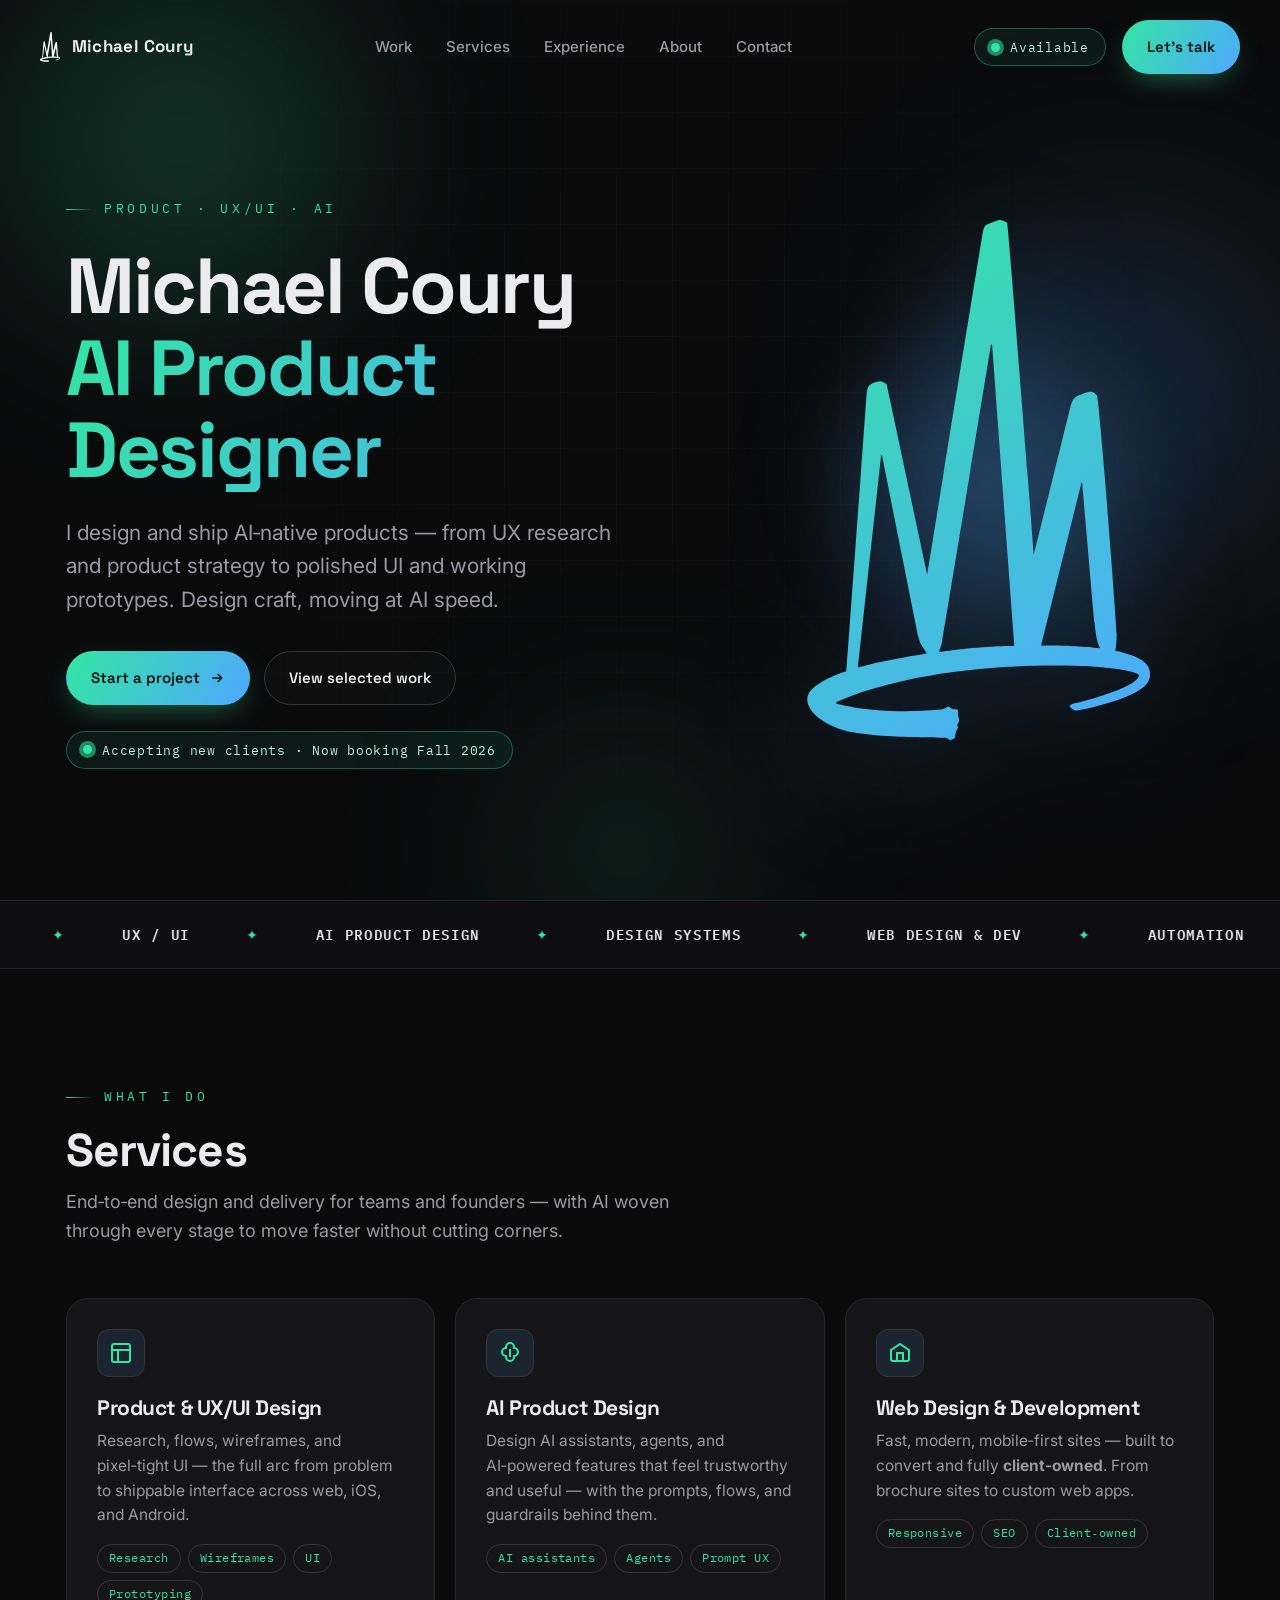
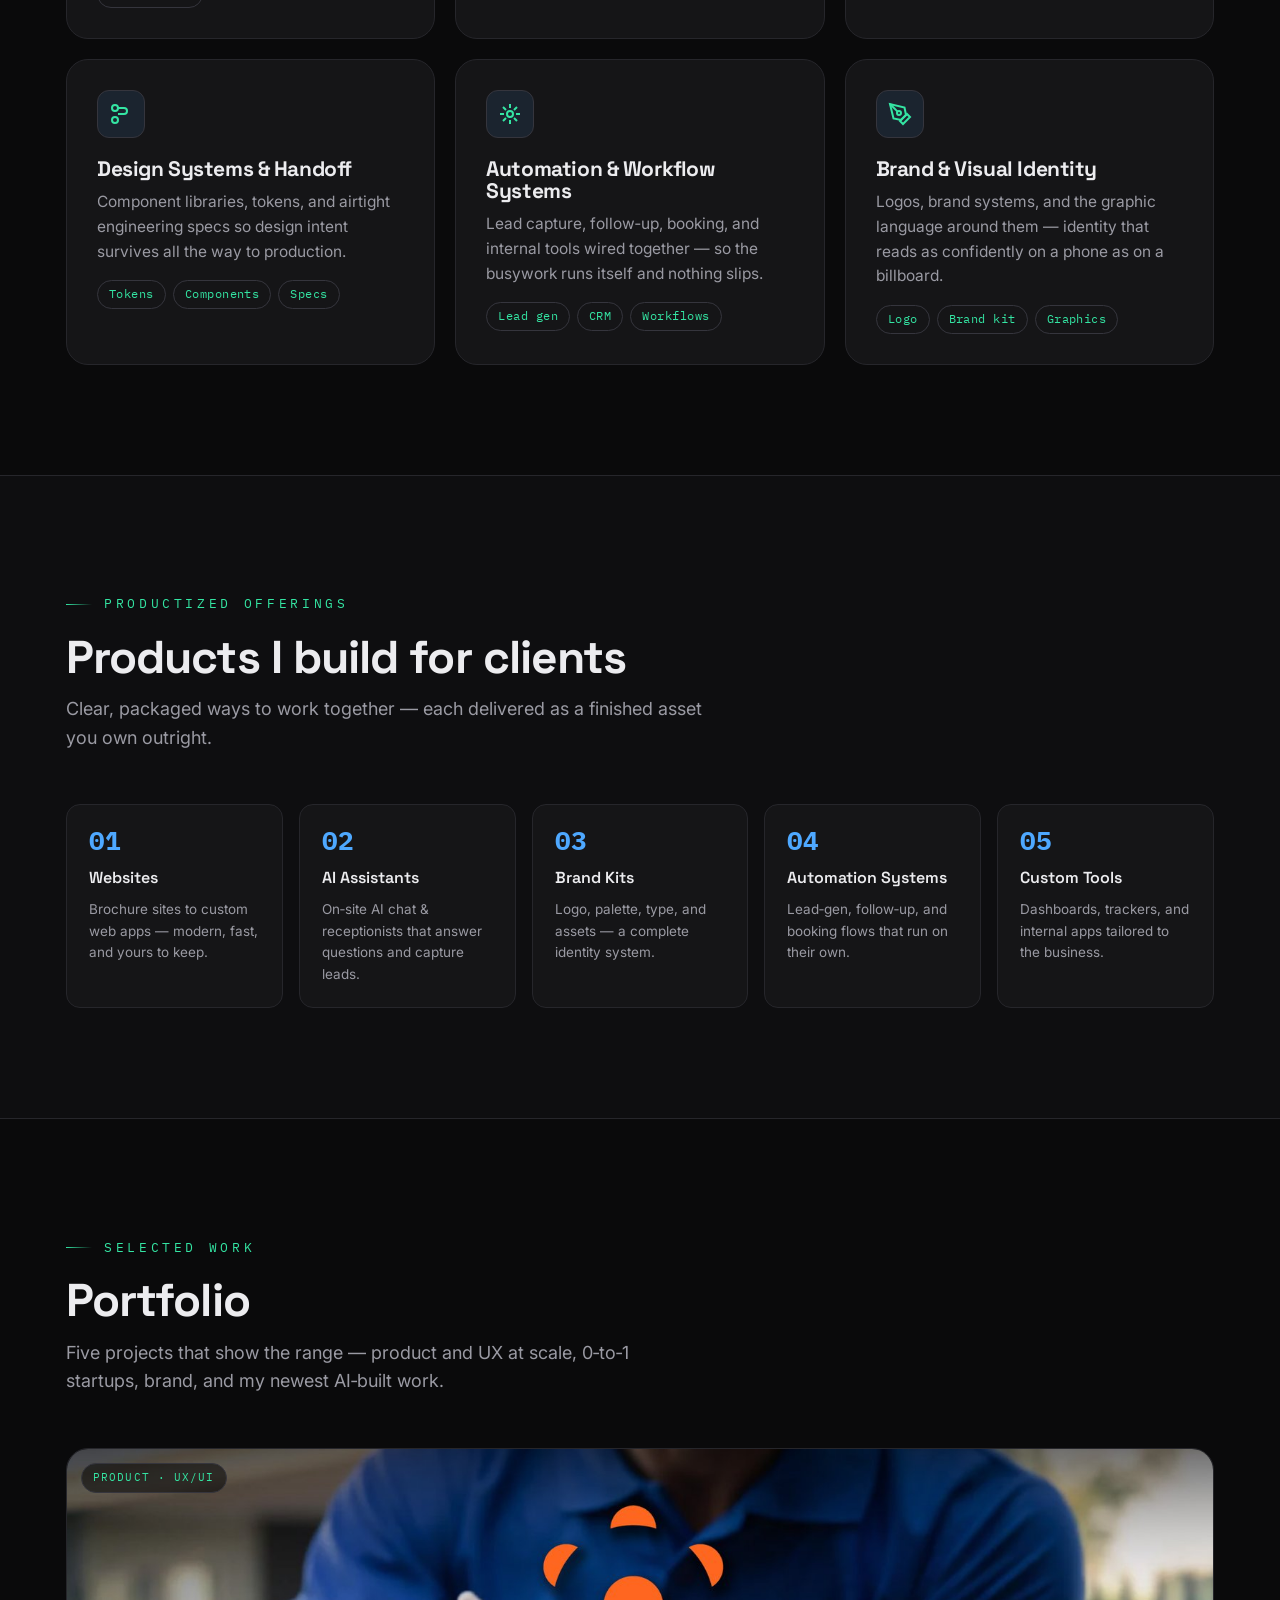
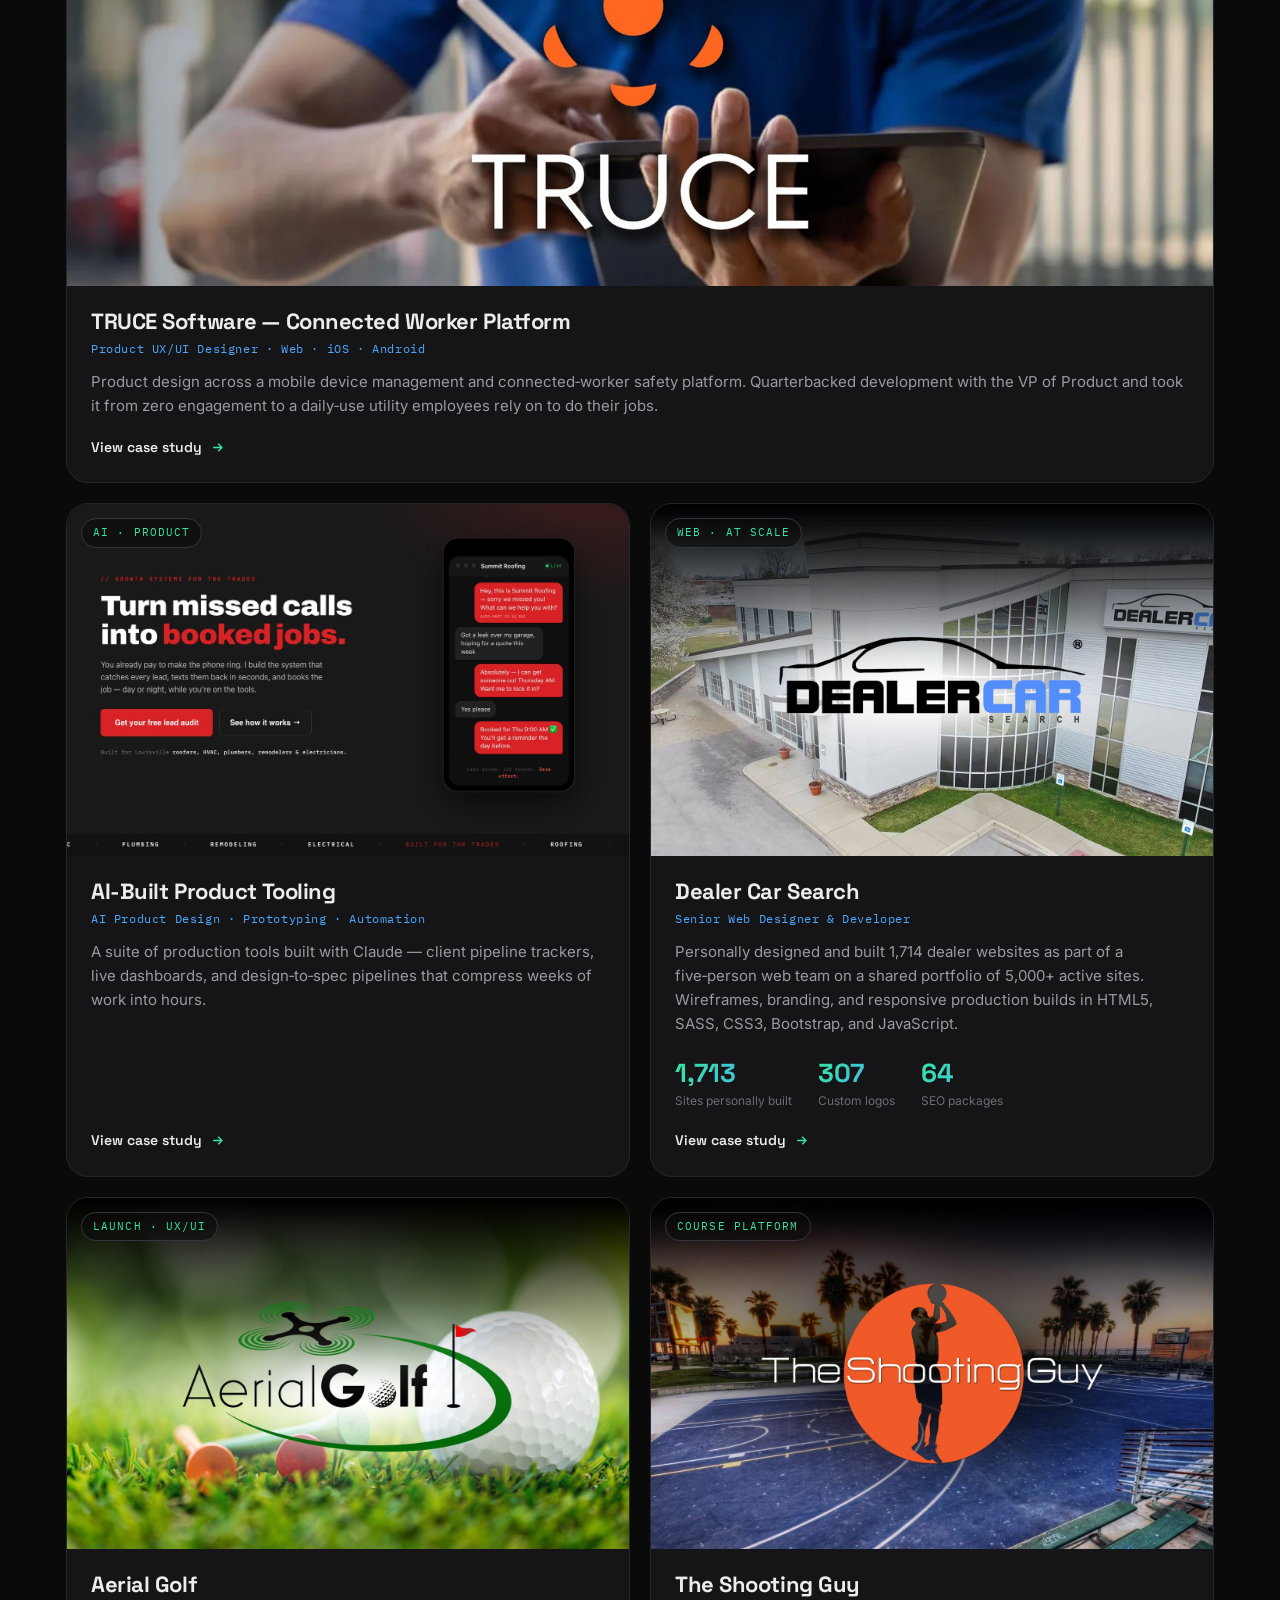
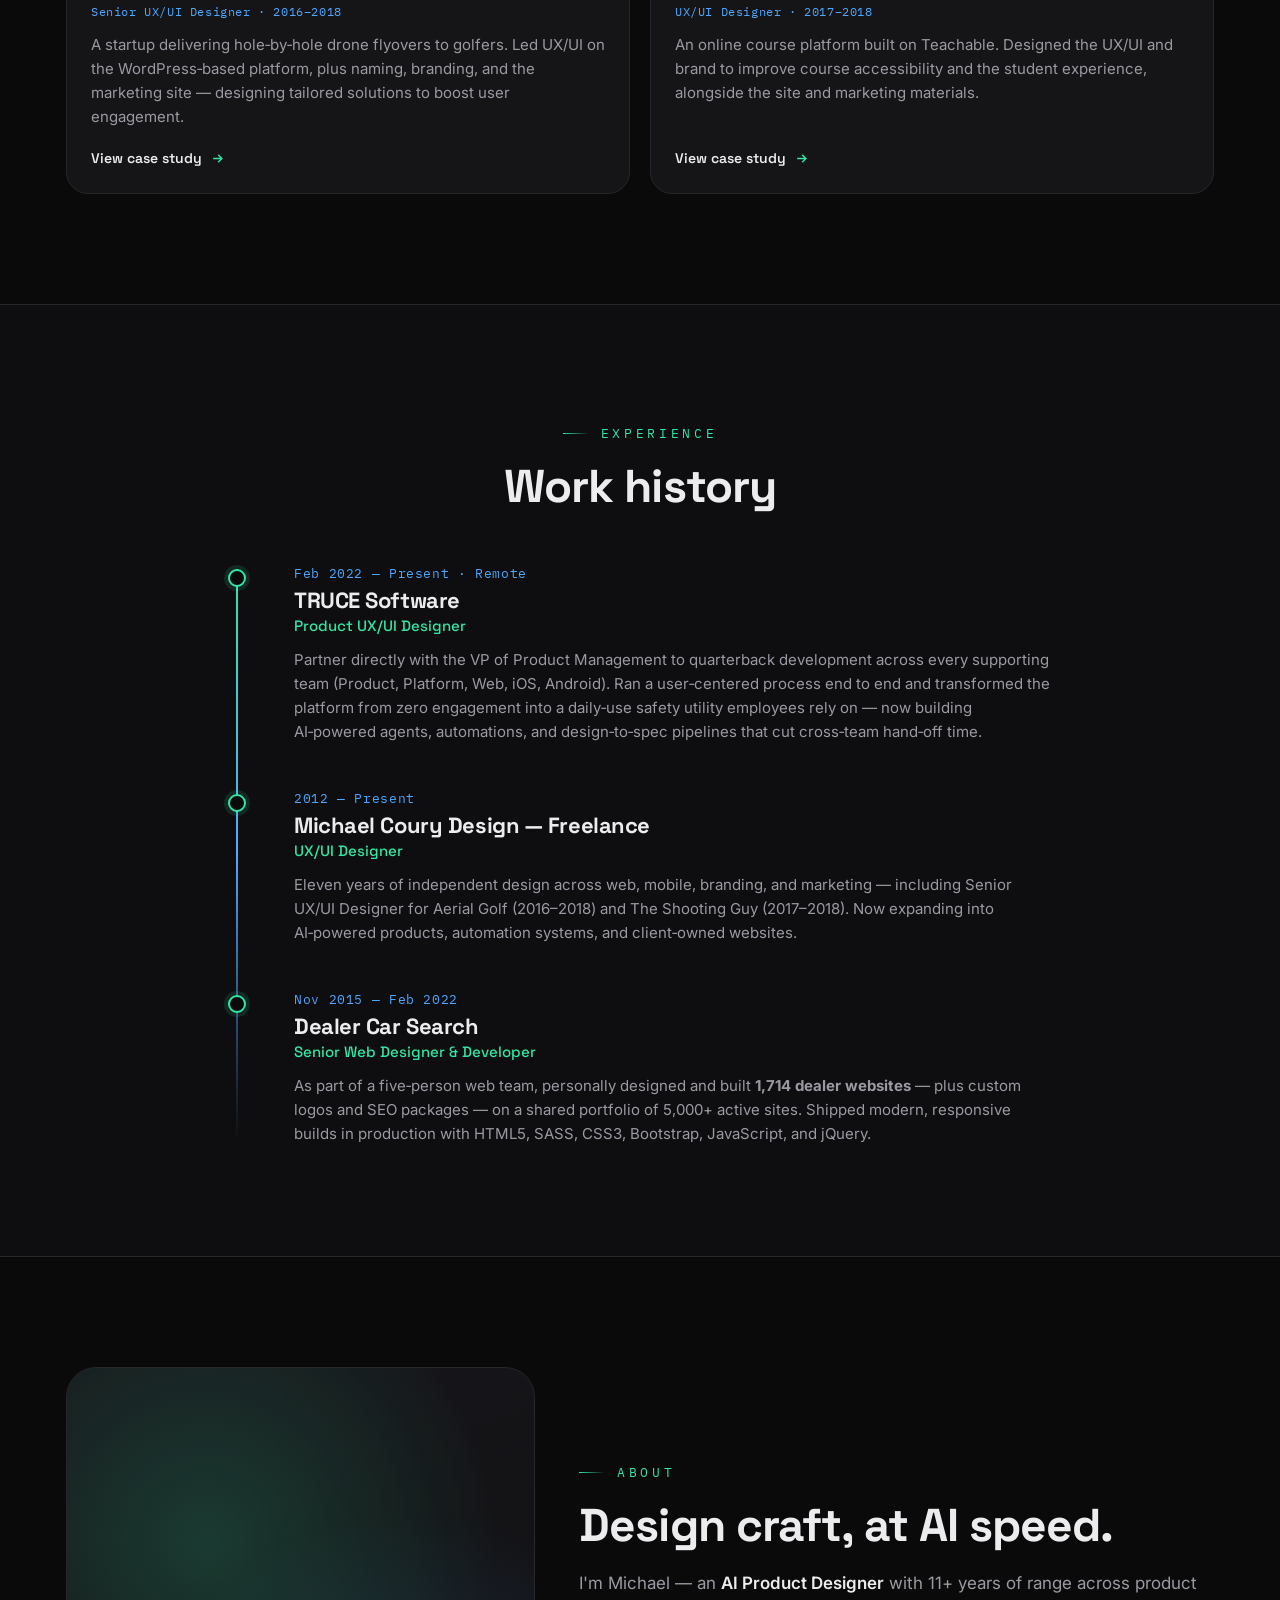
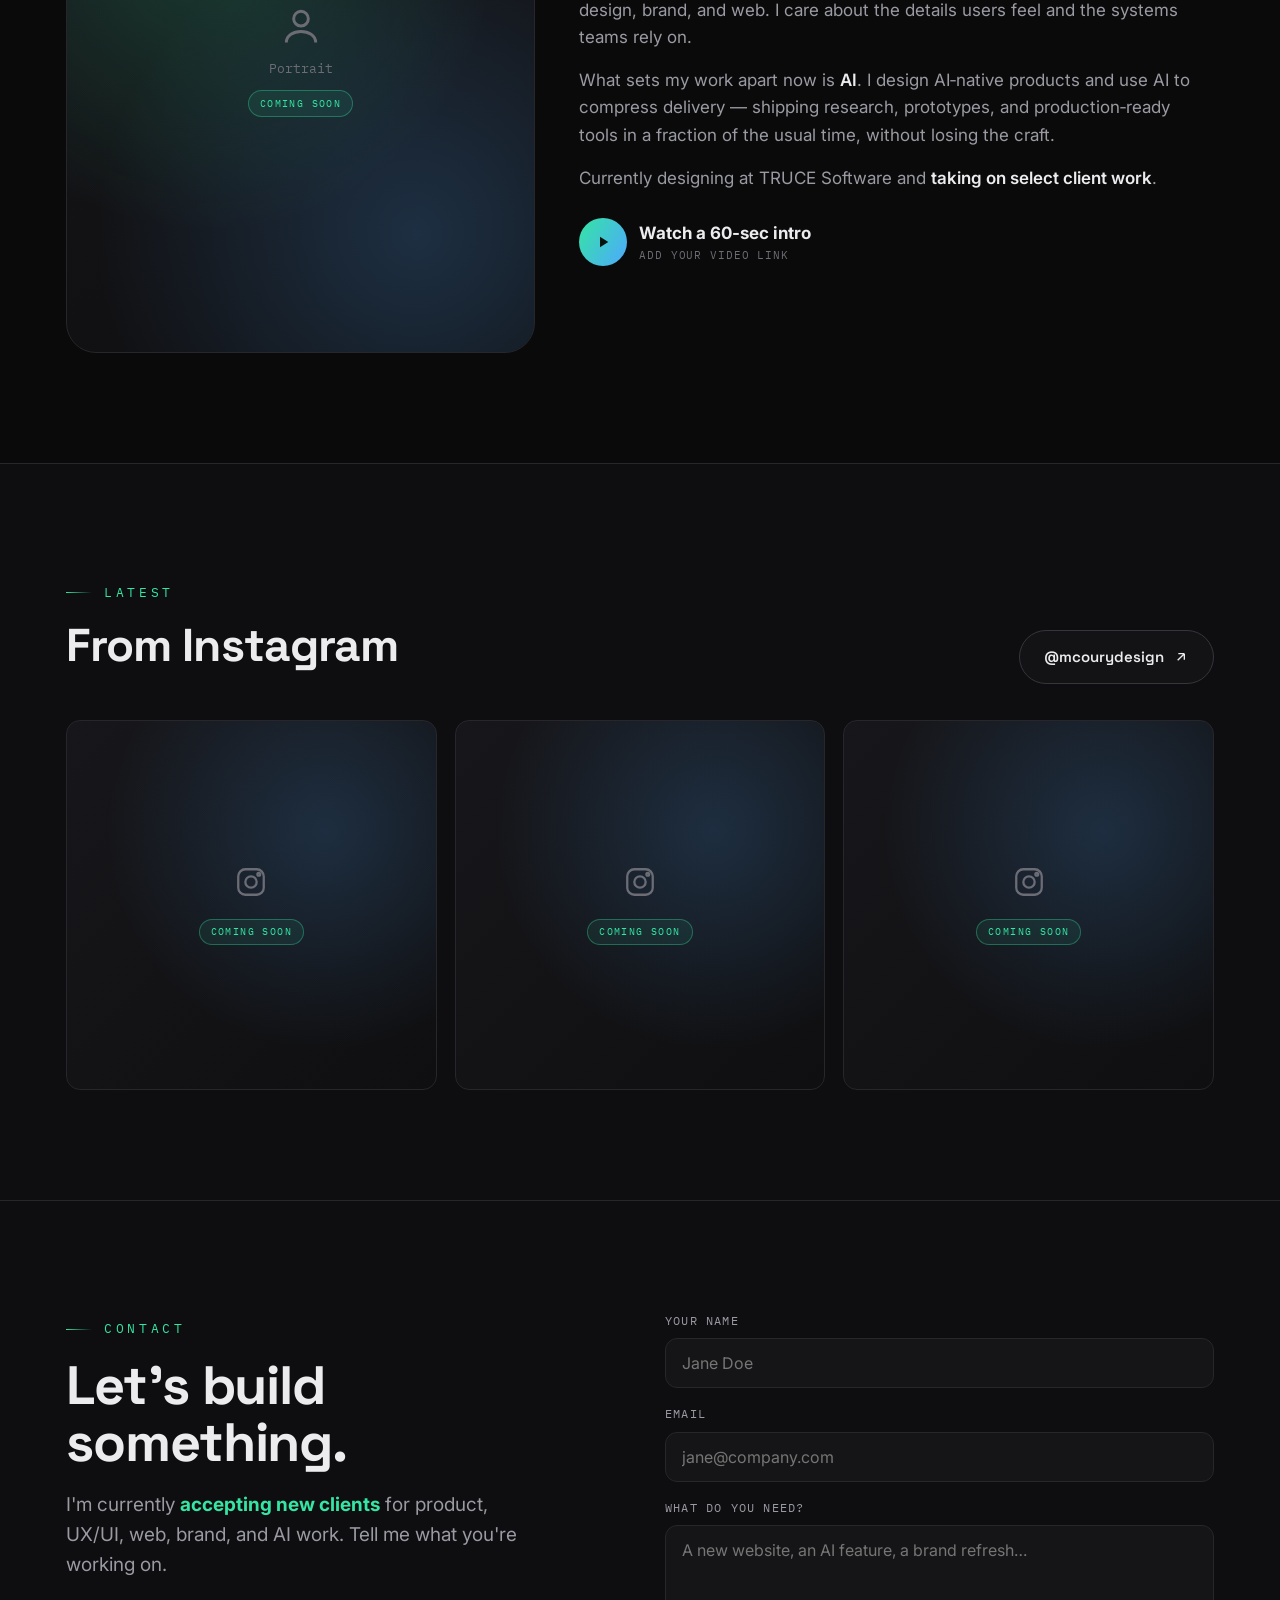
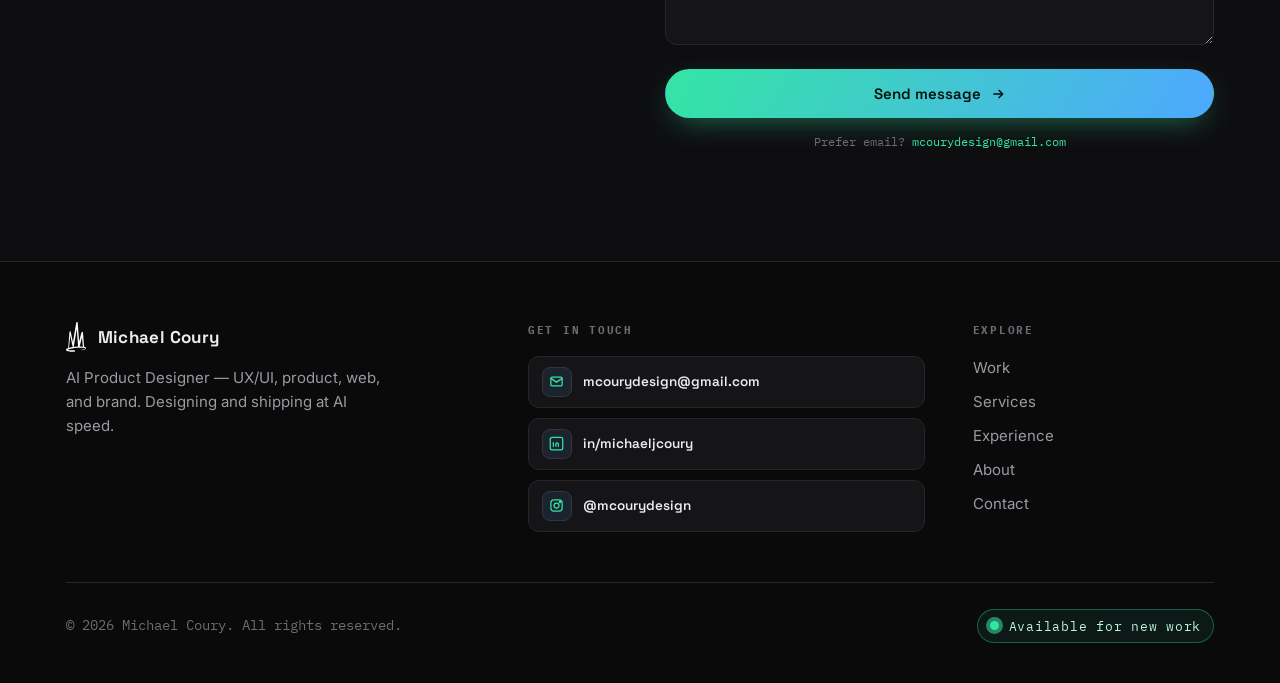
<file: index.html>
<!DOCTYPE html>
<html lang="en">
<head>
<meta charset="UTF-8"/>
<meta name="viewport" content="width=device-width, initial-scale=1"/>
<title>Michael Coury — AI Product Designer (UX/UI)</title>
<meta name="description" content="Michael Coury is an AI Product Designer focused on UX/UI, product strategy, and AI-accelerated delivery — designing and shipping AI-native products, websites, and brands. Available for new work."/>
<meta name="author" content="Michael Coury"/>
<link rel="canonical" href="https://www.michaelcoury.com/"/>
<!-- Open Graph / social -->
<meta property="og:type" content="website"/>
<meta property="og:title" content="Michael Coury — AI Product Designer (UX/UI)"/>
<meta property="og:description" content="Designing and shipping AI-native products, websites, and brands. UX/UI · Product · AI. Available for new work."/>
<meta property="og:url" content="https://www.michaelcoury.com/"/>
<meta property="og:image" content="https://www.michaelcoury.com/assets/og-image.png"/>
<meta property="og:image:width" content="1200"/>
<meta property="og:image:height" content="630"/>
<meta name="twitter:image" content="https://www.michaelcoury.com/assets/og-image.png"/>
<meta name="twitter:card" content="summary_large_image"/>
<!-- Favicons -->
<link rel="icon" type="image/svg+xml" href="assets/favicon.svg"/>
<link rel="apple-touch-icon" href="assets/apple-touch-icon.png"/>
<!-- Fonts -->
<script>document.documentElement.className+=' js';</script>
<link rel="preconnect" href="https://fonts.googleapis.com">
<link rel="preconnect" href="https://fonts.gstatic.com" crossorigin>
<link href="https://fonts.googleapis.com/css2?family=Space+Grotesk:wght@400;500;600;700&family=Inter:wght@400;500;600&family=IBM+Plex+Mono:wght@400;500;600;700&display=swap" rel="stylesheet">
<link rel="stylesheet" href="styles.css"/>
<style>
/* home tile cover images */
.proj .cover.has-img{background:#0c0c0e}
.proj .cover.has-img::before{opacity:0}
.proj .cover.has-img img{position:absolute;inset:0;width:100%;height:100%;object-fit:cover;z-index:0}
.proj .cover.has-img .badge{z-index:2}
</style>
<style>
/* timeline dot centering */
#history .tl-item::before{ left:-32px; }
/* placeholder centering: portrait + instagram */
.portrait .ph, .ig-post .ph{ display:flex; flex-direction:column; align-items:center; justify-content:center; }
.portrait .ph svg, .ig-post .ph svg{ margin:0 0 10px; }
</style>
</head>
<body>
<div id="glow"></div>

<header id="hdr">
  <div class="wrap nav">
    <a class="brand" href="#top">
      <img src="assets/logo-icon.svg" alt="Michael Coury crown logo"/>
      <span>Michael Coury</span>
    </a>
    <nav class="nav-links" id="navlinks">
      <a href="#work">Work</a>
      <a href="#services">Services</a>
      <a href="#history">Experience</a>
      <a href="#about">About</a>
      <a href="#contact">Contact</a>
    </nav>
    <div class="nav-cta">
      <span class="avail"><span class="dot"></span>Available</span>
      <a href="#contact" class="btn btn-primary">Let's talk</a>
      <button class="burger" id="burger" aria-label="Menu" aria-expanded="false"><span></span><span></span><span></span></button>
    </div>
  </div>
</header>

<!-- ================= HERO ================= -->
<section class="hero" id="top">
  <div class="aurora"><div class="blob g" data-depth="0.3"></div><div class="blob b" data-depth="0.5"></div><div class="blob g2" data-depth="0.2"></div></div>
  <div class="grid-bg"></div>
  <div class="wrap hero-inner">
    <div class="hero-copy">
      <span class="eyebrow">Product · UX/UI · AI</span>
      <h1>
        <span class="name">Michael Coury</span>
        <span class="role grad-text">AI Product Designer</span>
      </h1>
      <p class="lead">I design and ship AI‑native products — from UX research and product strategy to polished UI and working prototypes. Design craft, moving at AI speed.</p>
      <div class="hero-actions">
        <a href="#contact" class="btn btn-primary">Start a project
          <svg viewBox="0 0 24 24" fill="none" stroke="currentColor" stroke-width="2.2"><path d="M5 12h14M13 6l6 6-6 6"/></svg></a>
        <a href="#work" class="btn btn-ghost">View selected work</a>
      </div>
      <div class="hero-avail"><span class="avail"><span class="dot"></span>Accepting new clients · Now booking Fall 2026</span></div>
    </div>
    <div class="hero-mark">
      <img src="assets/logo-gradient.svg" id="heroMark" alt="Michael Coury monogram crown"/>
    </div>
  </div>
</section>

<!-- ================= MARQUEE ================= -->
<div class="marquee">
  <div class="track" id="mtrack">
    <span><b>Product Design</b></span><span class="sep">✦</span>
    <span><b>UX / UI</b></span><span class="sep">✦</span>
    <span><b>AI Product Design</b></span><span class="sep">✦</span>
    <span><b>Design Systems</b></span><span class="sep">✦</span>
    <span><b>Web Design &amp; Dev</b></span><span class="sep">✦</span>
    <span><b>Automation</b></span><span class="sep">✦</span>
    <span><b>Brand &amp; Identity</b></span><span class="sep">✦</span>
    <span><b>Prototyping</b></span><span class="sep">✦</span>
  </div>
</div>

<!-- ================= SERVICES ================= -->
<section class="pad" id="services">
  <div class="wrap">
    <div class="section-head reveal">
      <span class="eyebrow">What I do</span>
      <h2>Services</h2>
      <p>End‑to‑end design and delivery for teams and founders — with AI woven through every stage to move faster without cutting corners.</p>
    </div>
    <div class="grid3">
      <div class="card reveal">
        <div class="ico"><svg viewBox="0 0 24 24" fill="none" stroke-width="2"><rect x="3" y="3" width="18" height="18" rx="2"/><path d="M3 9h18M9 21V9"/></svg></div>
        <h3>Product &amp; UX/UI Design</h3>
        <p>Research, flows, wireframes, and pixel‑tight UI — the full arc from problem to shippable interface across web, iOS, and Android.</p>
        <div class="tags"><span class="tag">Research</span><span class="tag">Wireframes</span><span class="tag">UI</span><span class="tag">Prototyping</span></div>
      </div>
      <div class="card reveal">
        <div class="ico"><svg viewBox="0 0 24 24" fill="none" stroke-width="2"><path d="M12 2a4 4 0 0 1 4 4v1a4 4 0 0 1 0 8v1a4 4 0 0 1-8 0v-1a4 4 0 0 1 0-8V6a4 4 0 0 1 4-4z"/><path d="M12 8v8"/></svg></div>
        <h3>AI Product Design</h3>
        <p>Design AI assistants, agents, and AI‑powered features that feel trustworthy and useful — with the prompts, flows, and guardrails behind them.</p>
        <div class="tags"><span class="tag">AI assistants</span><span class="tag">Agents</span><span class="tag">Prompt UX</span></div>
      </div>
      <div class="card reveal">
        <div class="ico"><svg viewBox="0 0 24 24" fill="none" stroke-width="2"><path d="M3 9l9-6 9 6v9a2 2 0 0 1-2 2H5a2 2 0 0 1-2-2z"/><path d="M9 21V12h6v9"/></svg></div>
        <h3>Web Design &amp; Development</h3>
        <p>Fast, modern, mobile‑first sites — built to convert and fully <strong>client‑owned</strong>. From brochure sites to custom web apps.</p>
        <div class="tags"><span class="tag">Responsive</span><span class="tag">SEO</span><span class="tag">Client‑owned</span></div>
      </div>
      <div class="card reveal">
        <div class="ico"><svg viewBox="0 0 24 24" fill="none" stroke-width="2"><circle cx="6" cy="6" r="3"/><circle cx="6" cy="18" r="3"/><path d="M9 6h6a3 3 0 0 1 3 3v0a3 3 0 0 1-3 3H9"/></svg></div>
        <h3>Design Systems &amp; Handoff</h3>
        <p>Component libraries, tokens, and airtight engineering specs so design intent survives all the way to production.</p>
        <div class="tags"><span class="tag">Tokens</span><span class="tag">Components</span><span class="tag">Specs</span></div>
      </div>
      <div class="card reveal">
        <div class="ico"><svg viewBox="0 0 24 24" fill="none" stroke-width="2"><path d="M12 2v4M12 18v4M2 12h4M18 12h4M5 5l3 3M16 16l3 3M19 5l-3 3M8 16l-3 3"/><circle cx="12" cy="12" r="3"/></svg></div>
        <h3>Automation &amp; Workflow Systems</h3>
        <p>Lead capture, follow‑up, booking, and internal tools wired together — so the busywork runs itself and nothing slips.</p>
        <div class="tags"><span class="tag">Lead gen</span><span class="tag">CRM</span><span class="tag">Workflows</span></div>
      </div>
      <div class="card reveal">
        <div class="ico"><svg viewBox="0 0 24 24" fill="none" stroke-width="2"><path d="M12 19l7-7 3 3-7 7-3-3z"/><path d="M18 13l-1.5-7.5L2 2l3.5 14.5L13 18z"/><path d="M2 2l7.586 7.586"/><circle cx="11" cy="11" r="2"/></svg></div>
        <h3>Brand &amp; Visual Identity</h3>
        <p>Logos, brand systems, and the graphic language around them — identity that reads as confidently on a phone as on a billboard.</p>
        <div class="tags"><span class="tag">Logo</span><span class="tag">Brand kit</span><span class="tag">Graphics</span></div>
      </div>
    </div>
  </div>
</section>

<!-- ================= PRODUCTS ================= -->
<section class="pad products" id="products">
  <div class="wrap">
    <div class="section-head reveal">
      <span class="eyebrow">Productized offerings</span>
      <h2>Products I build for clients</h2>
      <p>Clear, packaged ways to work together — each delivered as a finished asset you own outright.</p>
    </div>
    <div class="prod-row">
      <div class="prod reveal"><div class="n">01</div><h4>Websites</h4><p>Brochure sites to custom web apps — modern, fast, and yours to keep.</p></div>
      <div class="prod reveal"><div class="n">02</div><h4>AI Assistants</h4><p>On‑site AI chat &amp; receptionists that answer questions and capture leads.</p></div>
      <div class="prod reveal"><div class="n">03</div><h4>Brand Kits</h4><p>Logo, palette, type, and assets — a complete identity system.</p></div>
      <div class="prod reveal"><div class="n">04</div><h4>Automation Systems</h4><p>Lead‑gen, follow‑up, and booking flows that run on their own.</p></div>
      <div class="prod reveal"><div class="n">05</div><h4>Custom Tools</h4><p>Dashboards, trackers, and internal apps tailored to the business.</p></div>
    </div>
  </div>
</section>

<!-- ================= WORK / PORTFOLIO ================= -->
<section class="pad" id="work">
  <div class="wrap">
    <div class="section-head reveal">
      <span class="eyebrow">Selected work</span>
      <h2>Portfolio</h2>
      <p>Five projects that show the range — product and UX at scale, 0‑to‑1 startups, brand, and my newest AI‑built work.</p>
    </div>
    <div class="work-grid">

      <!-- FEATURED: TRUCE -->
      <article class="proj feat reveal">
        <!-- REPLACE cover: drop <img src="truce-cover.jpg" alt="TRUCE Software UI"> inside .cover -->
        <div class="cover has-img"><span class="badge">Product · UX/UI</span><img src="assets/home/truce.jpg" alt="TRUCE Software"></div>
        <div class="body">
          <h3>TRUCE Software — Connected Worker Platform</h3>
          <div class="role">Product UX/UI Designer · Web · iOS · Android</div>
          <p>Product design across a mobile device management and connected‑worker safety platform. Quarterbacked development with the VP of Product and took it from zero engagement to a daily‑use utility employees rely on to do their jobs.</p>
          <a class="link" href="work/truce-software.html">View case study <svg viewBox="0 0 24 24" fill="none" stroke-width="2.2"><path d="M5 12h14M13 6l6 6-6 6"/></svg></a>
        </div>
      </article>

      <!-- AI / CLAUDE work -->
      <article class="proj reveal">
        <div class="cover has-img"><span class="badge">AI · Product</span><img src="assets/home/ai-tooling.jpg" alt="AI-built product tooling — michaelcoury.com"></div>
        <div class="body">
          <h3>AI‑Built Product Tooling</h3>
          <div class="role">AI Product Design · Prototyping · Automation</div>
          <p>A suite of production tools built with Claude — client pipeline trackers, live dashboards, and design‑to‑spec pipelines that compress weeks of work into hours.</p>
          <a class="link" href="work/ai-product-tooling.html">View case study <svg viewBox="0 0 24 24" fill="none" stroke-width="2.2"><path d="M5 12h14M13 6l6 6-6 6"/></svg></a>
        </div>
      </article>

      <!-- Dealer Car Search with animated stats -->
      <article class="proj reveal">
        <div class="cover has-img"><span class="badge">Web · At scale</span><img src="assets/home/dcs.jpg" alt="Dealer Car Search"></div>
        <div class="body">
          <h3>Dealer Car Search</h3>
          <div class="role">Senior Web Designer &amp; Developer</div>
          <p>Personally designed and built 1,714 dealer websites as part of a five‑person web team on a shared portfolio of 5,000+ active sites. Wireframes, branding, and responsive production builds in HTML5, SASS, CSS3, Bootstrap, and JavaScript.</p>
          <div class="stats-inline" data-counters>
            <div class="stat"><b data-count="1714">0</b><span>Sites personally built</span></div>
            <div class="stat"><b data-count="308">0</b><span>Custom logos</span></div>
            <div class="stat"><b data-count="65">0</b><span>SEO packages</span></div>
          </div>
          <a class="link" href="work/dealer-car-search.html" style="margin-top:16px">View case study <svg viewBox="0 0 24 24" fill="none" stroke-width="2.2"><path d="M5 12h14M13 6l6 6-6 6"/></svg></a>
        </div>
      </article>

      <!-- Aerial Golf -->
      <article class="proj reveal">
        <div class="cover has-img"><span class="badge">Launch · UX/UI</span><img src="assets/home/aerial.jpg" alt="Aerial Golf"></div>
        <div class="body">
          <h3>Aerial Golf</h3>
          <div class="role">Senior UX/UI Designer · 2016–2018</div>
          <p>A startup delivering hole‑by‑hole drone flyovers to golfers. Led UX/UI on the WordPress‑based platform, plus naming, branding, and the marketing site — designing tailored solutions to boost user engagement.</p>
          <a class="link" href="work/aerial-golf.html">View case study <svg viewBox="0 0 24 24" fill="none" stroke-width="2.2"><path d="M5 12h14M13 6l6 6-6 6"/></svg></a>
        </div>
      </article>

      <!-- The Shooting Guy -->
      <article class="proj reveal">
        <div class="cover has-img"><span class="badge">Course platform</span><img src="assets/home/tsg.jpg" alt="The Shooting Guy"></div>
        <div class="body">
          <h3>The Shooting Guy</h3>
          <div class="role">UX/UI Designer · 2017–2018</div>
          <p>An online course platform built on Teachable. Designed the UX/UI and brand to improve course accessibility and the student experience, alongside the site and marketing materials.</p>
          <a class="link" href="work/the-shooting-guy.html">View case study <svg viewBox="0 0 24 24" fill="none" stroke-width="2.2"><path d="M5 12h14M13 6l6 6-6 6"/></svg></a>
        </div>
      </article>

    </div>
  </div>
</section>

<!-- ================= WORK HISTORY ================= -->
<section class="pad" id="history" style="background:var(--bg-2);border-top:1px solid var(--line);border-bottom:1px solid var(--line)">
  <div class="wrap">
    <div class="section-head reveal" style="margin-left:auto;margin-right:auto;text-align:center">
      <span class="eyebrow" style="justify-content:center">Experience</span>
      <h2>Work history</h2>
    </div>
    <div class="timeline">
      <div class="tl-item reveal">
        <div class="when">Feb 2022 — Present · Remote</div>
        <h3>TRUCE Software</h3>
        <div class="role">Product UX/UI Designer</div>
        <p>Partner directly with the VP of Product Management to quarterback development across every supporting team (Product, Platform, Web, iOS, Android). Ran a user‑centered process end to end and transformed the platform from zero engagement into a daily‑use safety utility employees rely on — now building AI‑powered agents, automations, and design‑to‑spec pipelines that cut cross‑team hand‑off time.</p>
      </div>
      <div class="tl-item reveal">
        <div class="when">2012 — Present</div>
        <h3>Michael Coury Design — Freelance</h3>
        <div class="role">UX/UI Designer</div>
        <p>Eleven years of independent design across web, mobile, branding, and marketing — including Senior UX/UI Designer for Aerial Golf (2016–2018) and The Shooting Guy (2017–2018). Now expanding into AI‑powered products, automation systems, and client‑owned websites.</p>
      </div>
      <div class="tl-item reveal">
        <div class="when">Nov 2015 — Feb 2022</div>
        <h3>Dealer Car Search</h3>
        <div class="role">Senior Web Designer &amp; Developer</div>
        <p>As part of a five‑person web team, personally designed and built <strong>1,714 dealer websites</strong> — plus custom logos and SEO packages — on a shared portfolio of 5,000+ active sites. Shipped modern, responsive builds in production with HTML5, SASS, CSS3, Bootstrap, JavaScript, and jQuery.</p>
      </div>
    </div>
  </div>
</section>

<!-- ================= ABOUT ================= -->
<section class="pad" id="about">
  <div class="wrap about-grid">
    <div class="portrait reveal">
      <!-- REPLACE: drop <img src="assets/logo-icon.svg" alt="Michael Coury"> to fill this frame -->
      <div class="ph"><svg viewBox="0 0 24 24" fill="none" stroke-width="1.6"><circle cx="12" cy="8" r="4"/><path d="M4 21c0-4 4-6 8-6s8 2 8 6"/></svg>Portrait<br/><span style="display:inline-block;margin-top:10px;font-family:var(--font-m);font-size:10px;letter-spacing:.14em;text-transform:uppercase;color:var(--green);border:1px solid rgba(52,229,163,.35);background:rgba(52,229,163,.08);border-radius:999px;padding:4px 11px">Coming soon</span></div>
    </div>
    <div class="about-copy reveal">
      <span class="eyebrow">About</span>
      <h2>Design craft, at AI speed.</h2>
      <p>I'm Michael — an <strong>AI Product Designer</strong> with 11+ years of range across product design, brand, and web. I care about the details users feel and the systems teams rely on.</p>
      <p>What sets my work apart now is <strong>AI</strong>. I design AI‑native products and use AI to compress delivery — shipping research, prototypes, and production‑ready tools in a fraction of the usual time, without losing the craft.</p>
      <p>Currently designing at TRUCE Software and <strong>taking on select client work</strong>.</p>
      <div class="about-actions">
        <!-- REPLACE href with your intro video (YouTube/Vimeo/Loom) -->
        <a class="video-btn" href="#" aria-label="Play intro video">
          <span class="play"><svg viewBox="0 0 24 24"><path d="M8 5v14l11-7z"/></svg></span>
          <span><strong>Watch a 60‑sec intro</strong><small>ADD YOUR VIDEO LINK</small></span>
        </a>
      </div>
    </div>
  </div>
</section>

<!-- ================= INSTAGRAM ================= -->
<section class="pad" id="instagram" style="background:var(--bg-2);border-top:1px solid var(--line)">
  <div class="wrap">
    <div class="ig-head reveal">
      <div class="section-head" style="margin-bottom:0">
        <span class="eyebrow">Latest</span>
        <h2>From Instagram</h2>
      </div>
      <a class="btn btn-ghost" href="https://www.instagram.com/mcourydesign/" target="_blank" rel="noopener">@mcourydesign
        <svg viewBox="0 0 24 24" fill="none" stroke="currentColor" stroke-width="2"><path d="M7 17L17 7M17 7H8M17 7v9"/></svg></a>
    </div>
    <!-- LIVE FEED: replace these 3 placeholders with a Behold.so embed (see notes) -->
    <div class="ig-grid" id="igGrid">
      <a class="ig-post" href="https://www.instagram.com/mcourydesign/" target="_blank" rel="noopener"><div class="ph"><svg viewBox="0 0 24 24" fill="none" stroke-width="1.6"><rect x="3" y="3" width="18" height="18" rx="5"/><circle cx="12" cy="12" r="4"/><circle cx="17.5" cy="6.5" r="1"/></svg><span style="display:inline-block;margin-top:10px;font-family:var(--font-m);font-size:10px;letter-spacing:.14em;text-transform:uppercase;color:var(--green);border:1px solid rgba(52,229,163,.35);background:rgba(52,229,163,.08);border-radius:999px;padding:4px 11px">Coming soon</span></div></a>
      <a class="ig-post" href="https://www.instagram.com/mcourydesign/" target="_blank" rel="noopener"><div class="ph"><svg viewBox="0 0 24 24" fill="none" stroke-width="1.6"><rect x="3" y="3" width="18" height="18" rx="5"/><circle cx="12" cy="12" r="4"/><circle cx="17.5" cy="6.5" r="1"/></svg><span style="display:inline-block;margin-top:10px;font-family:var(--font-m);font-size:10px;letter-spacing:.14em;text-transform:uppercase;color:var(--green);border:1px solid rgba(52,229,163,.35);background:rgba(52,229,163,.08);border-radius:999px;padding:4px 11px">Coming soon</span></div></a>
      <a class="ig-post" href="https://www.instagram.com/mcourydesign/" target="_blank" rel="noopener"><div class="ph"><svg viewBox="0 0 24 24" fill="none" stroke-width="1.6"><rect x="3" y="3" width="18" height="18" rx="5"/><circle cx="12" cy="12" r="4"/><circle cx="17.5" cy="6.5" r="1"/></svg><span style="display:inline-block;margin-top:10px;font-family:var(--font-m);font-size:10px;letter-spacing:.14em;text-transform:uppercase;color:var(--green);border:1px solid rgba(52,229,163,.35);background:rgba(52,229,163,.08);border-radius:999px;padding:4px 11px">Coming soon</span></div></a>
    </div>
  </div>
</section>

<!-- ================= CONTACT ================= -->
<section class="pad contact" id="contact">
  <div class="wrap contact-grid">
    <div class="reveal">
      <span class="eyebrow">Contact</span>
      <h2>Let's build something.</h2>
      <p class="lead">I'm currently <strong style="color:var(--green)">accepting new clients</strong> for product, UX/UI, web, brand, and AI work. Tell me what you're working on.</p>
    </div>
    <div class="reveal">
      <!-- Contact form: submits to Formspree via AJAX (see script); action= is the no-JS fallback -->
      <form action="https://formspree.io/f/mdengnbw" method="POST" id="contactForm">
        <input type="hidden" name="_subject" value="New inquiry from michaelcoury.com"/>
        <input type="text" name="_gotcha" tabindex="-1" autocomplete="off" style="position:absolute;left:-9999px" aria-hidden="true"/>
        <div class="field"><label for="name">Your name</label><input id="name" name="name" type="text" required placeholder="Jane Doe"/></div>
        <div class="field"><label for="email">Email</label><input id="email" name="email" type="email" required placeholder="jane@company.com"/></div>
        <div class="field"><label for="project">What do you need?</label><textarea id="project" name="message" required placeholder="A new website, an AI feature, a brand refresh…"></textarea></div>
        <button class="btn btn-primary" type="submit" style="width:100%;justify-content:center">Send message
          <svg viewBox="0 0 24 24" fill="none" stroke="currentColor" stroke-width="2.2"><path d="M5 12h14M13 6l6 6-6 6"/></svg></button>
        <p id="formStatus" class="form-status" role="status" aria-live="polite"></p>
        <p class="mono" style="color:var(--muted-2);font-size:12px;margin-top:14px;text-align:center">Prefer email? <a href="mailto:mcourydesign@gmail.com" style="color:var(--green)">mcourydesign@gmail.com</a></p>
      </form>
    </div>
  </div>
</section>

<!-- ================= FOOTER ================= -->
<footer>
  <div class="wrap">
    <div class="foot-top">
      <div class="foot-brand">
        <a class="brand" href="#top"><img src="assets/logo-icon.svg" alt="Michael Coury"/><span>Michael Coury</span></a>
        <p>AI Product Designer — UX/UI, product, web, and brand. Designing and shipping at AI speed.</p>
      </div>
      <div class="foot-contact">
        <h5>Get in touch</h5>
        <a class="cm-mini" href="mailto:mcourydesign@gmail.com"><span class="ci"><svg viewBox="0 0 24 24" fill="none" stroke-width="2"><rect x="3" y="5" width="18" height="14" rx="2"/><path d="M3 7l9 6 9-6"/></svg></span><span>mcourydesign@gmail.com</span></a>
        
        <a class="cm-mini" href="https://www.linkedin.com/in/michaeljcoury/" target="_blank" rel="noopener"><span class="ci"><svg viewBox="0 0 24 24" fill="none" stroke-width="2"><rect x="2" y="2" width="20" height="20" rx="3"/><path d="M7 10v7M7 7v.01M11 17v-4a2 2 0 0 1 4 0v4M11 13v4"/></svg></span><span>in/michaeljcoury</span></a>
        <a class="cm-mini" href="https://www.instagram.com/mcourydesign/" target="_blank" rel="noopener"><span class="ci"><svg viewBox="0 0 24 24" fill="none" stroke-width="2"><rect x="3" y="3" width="18" height="18" rx="5"/><circle cx="12" cy="12" r="4"/><circle cx="17.5" cy="6.5" r="1"/></svg></span><span>@mcourydesign</span></a>
      </div>
      <div class="foot-cols">
        <div class="foot-col"><h5>Explore</h5>
          <a href="#work">Work</a><a href="#services">Services</a><a href="#history">Experience</a><a href="#about">About</a><a href="#contact">Contact</a></div>
      </div>
    </div>
    <div class="foot-bottom">
      <span>© 2026 Michael Coury. All rights reserved.</span>
      <span><span class="avail" style="padding:6px 12px"><span class="dot"></span>Available for new work</span></span>
    </div>
  </div>
</footer>

<script src="script.js"></script>
</body>
</html>
</file>
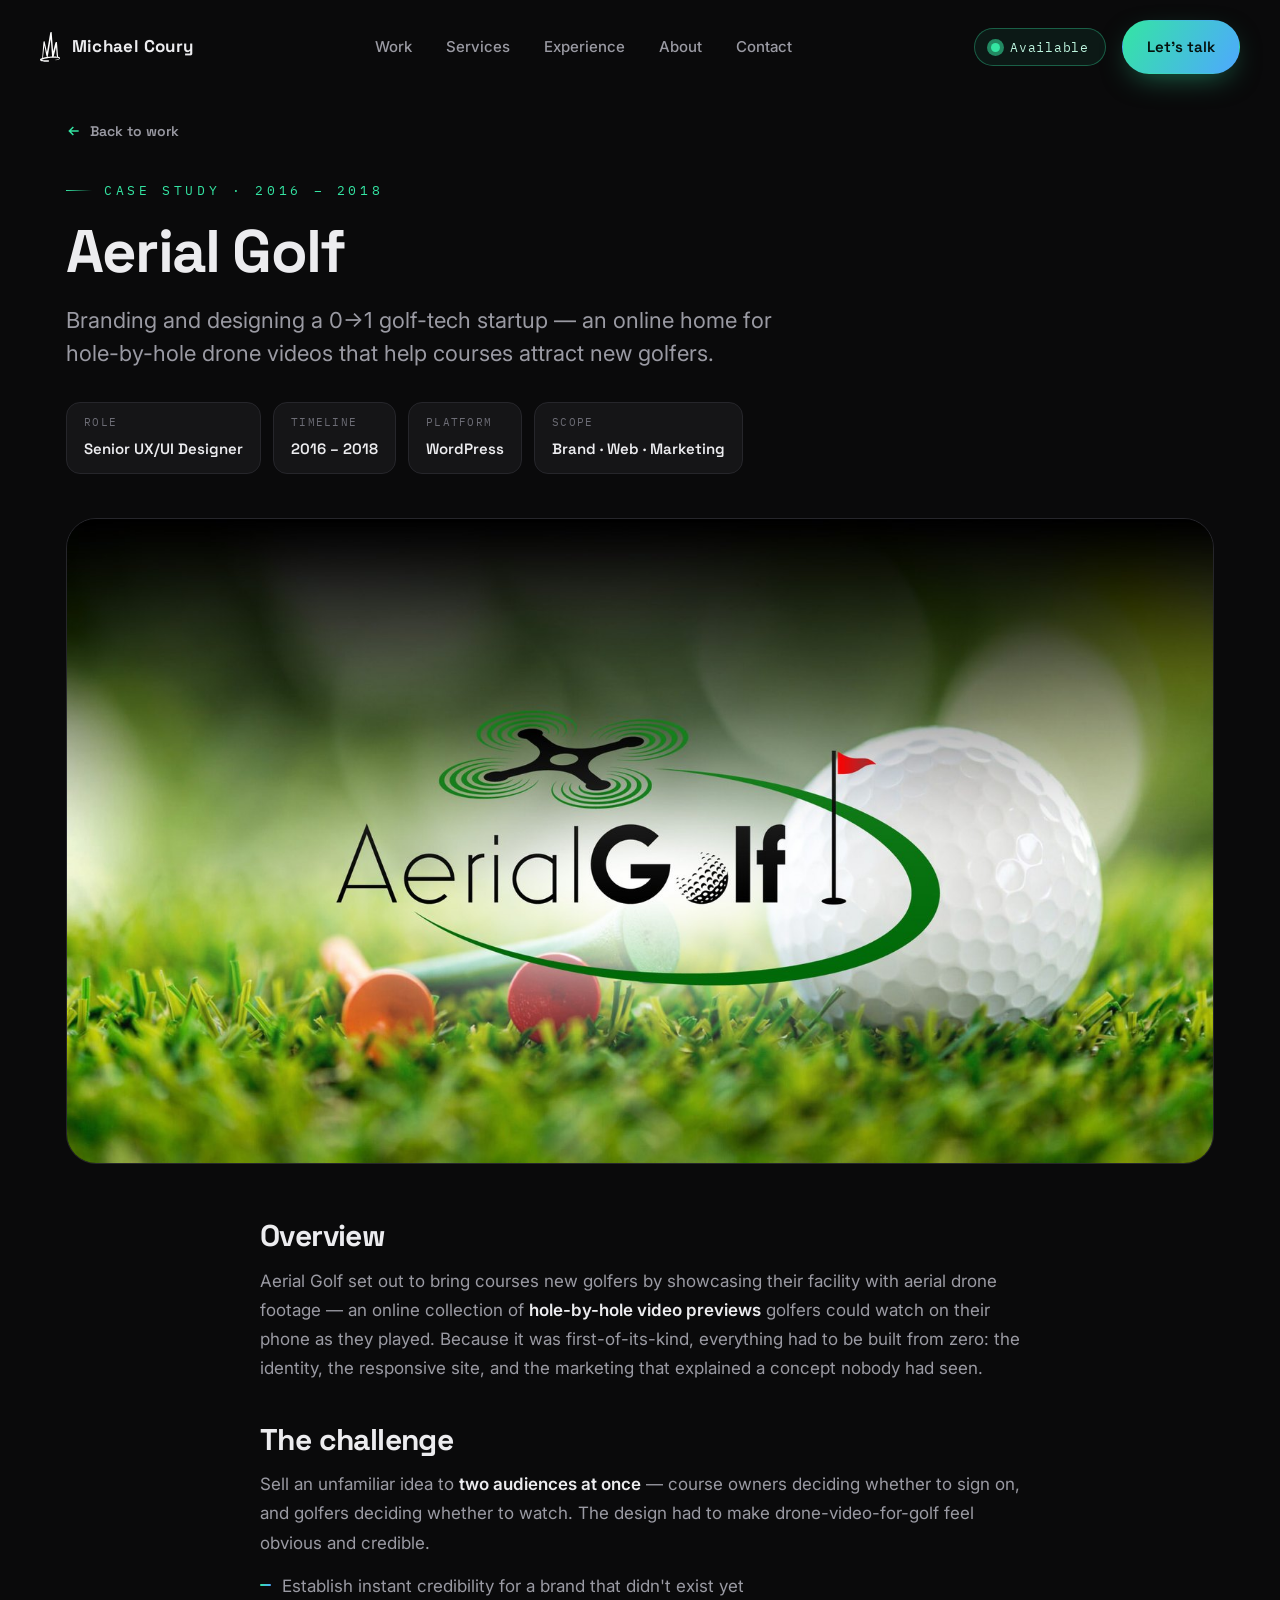
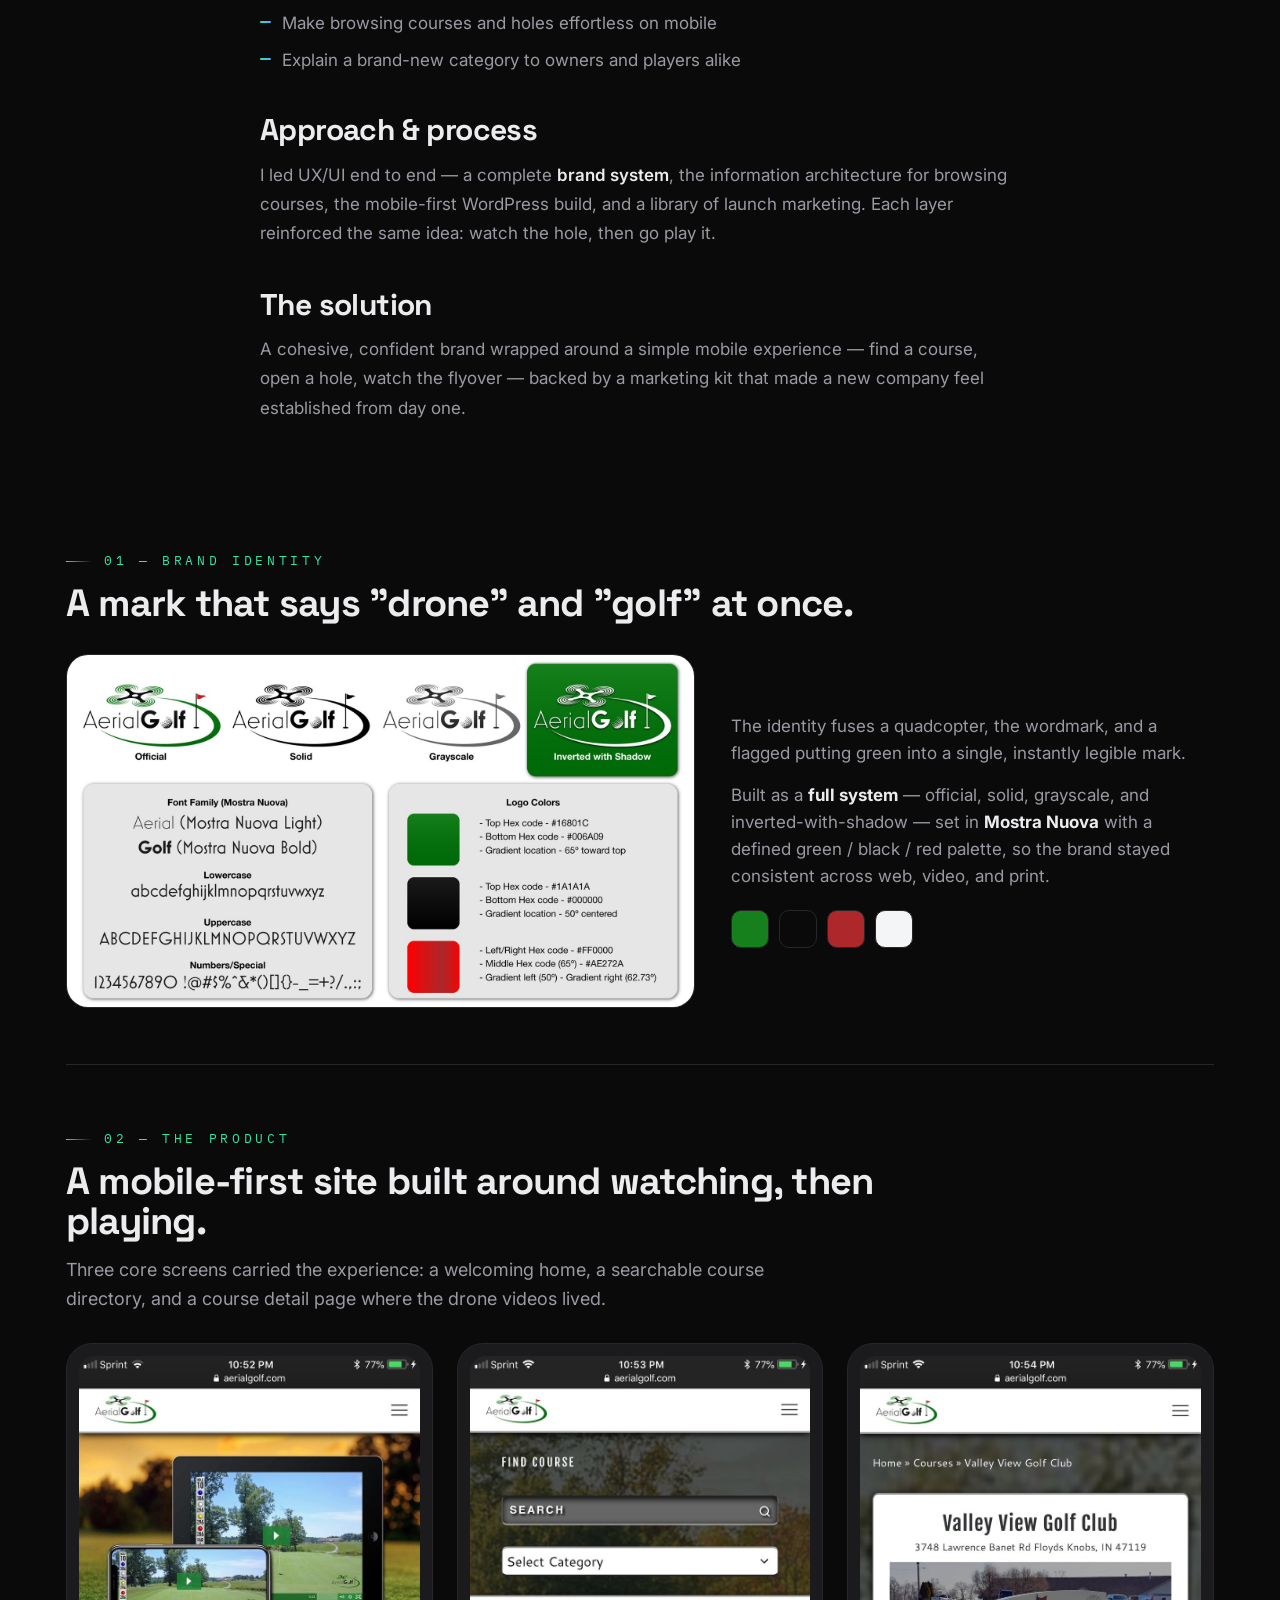
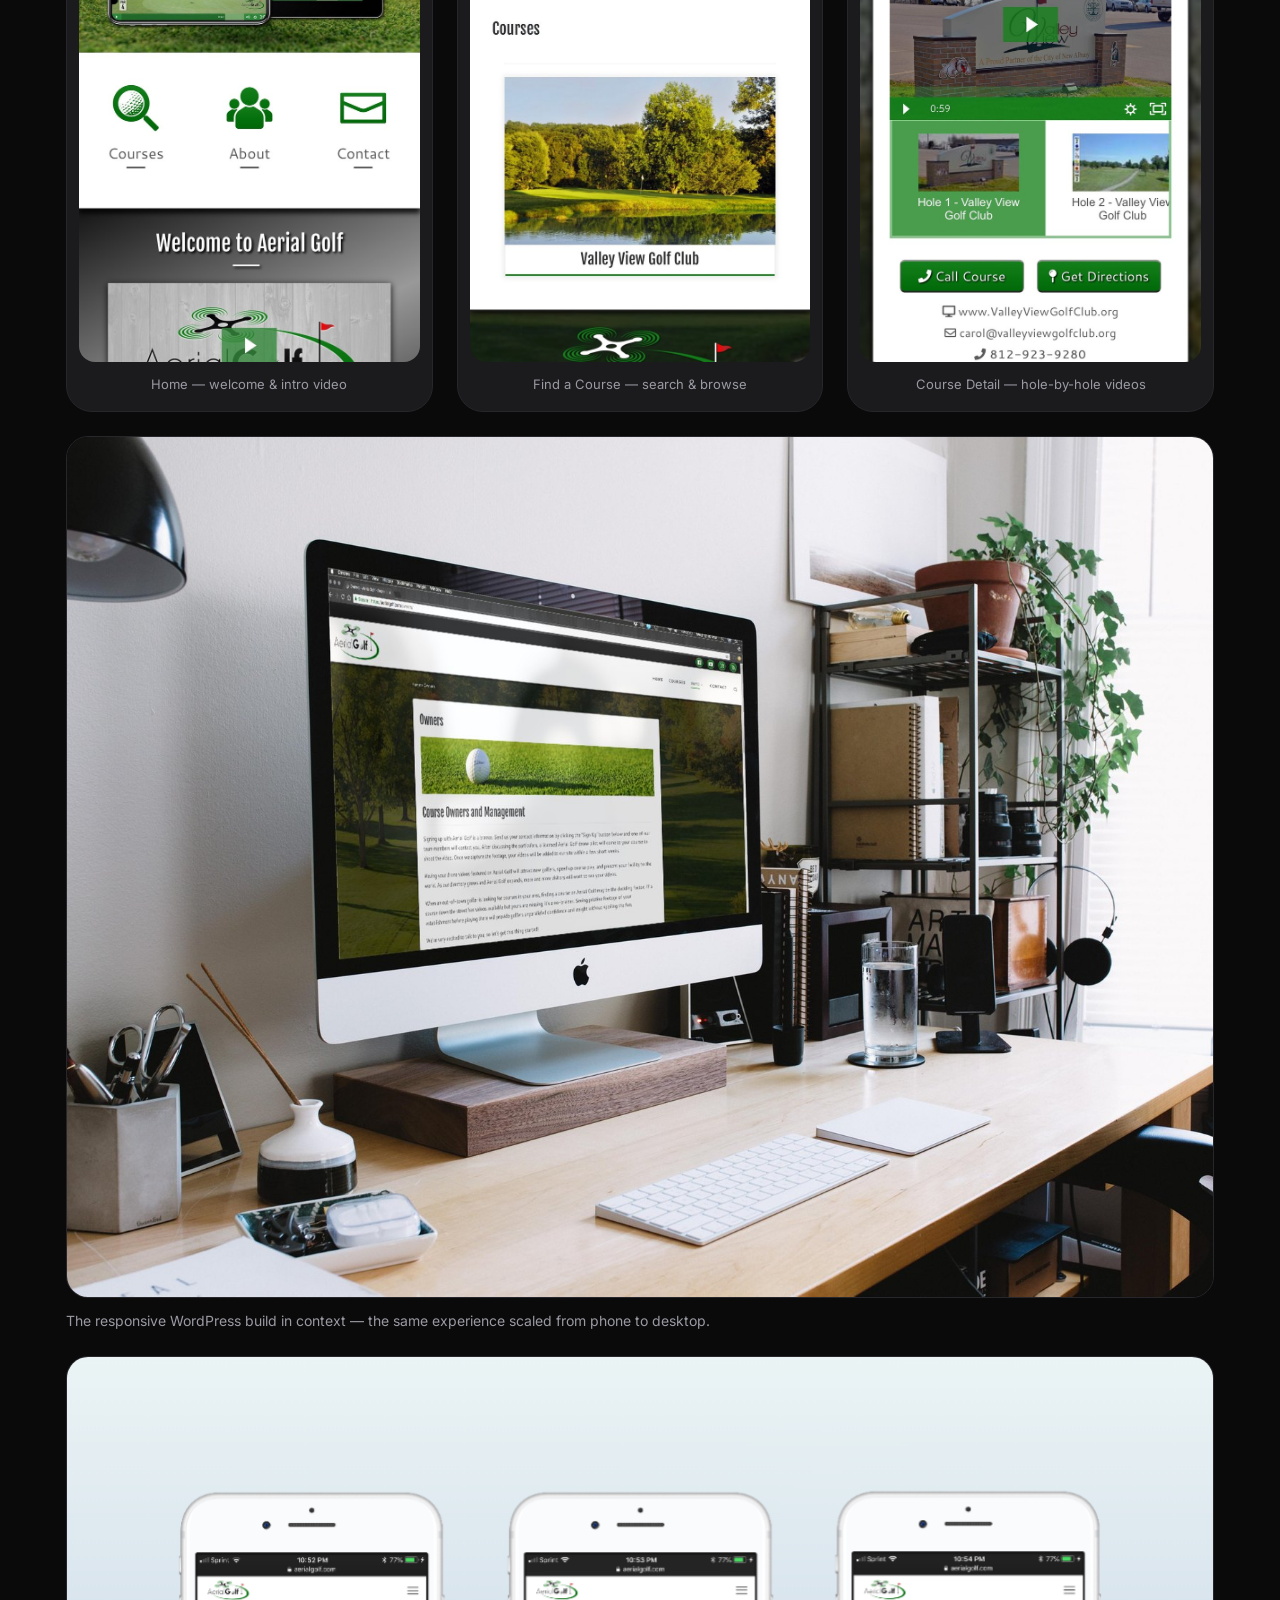
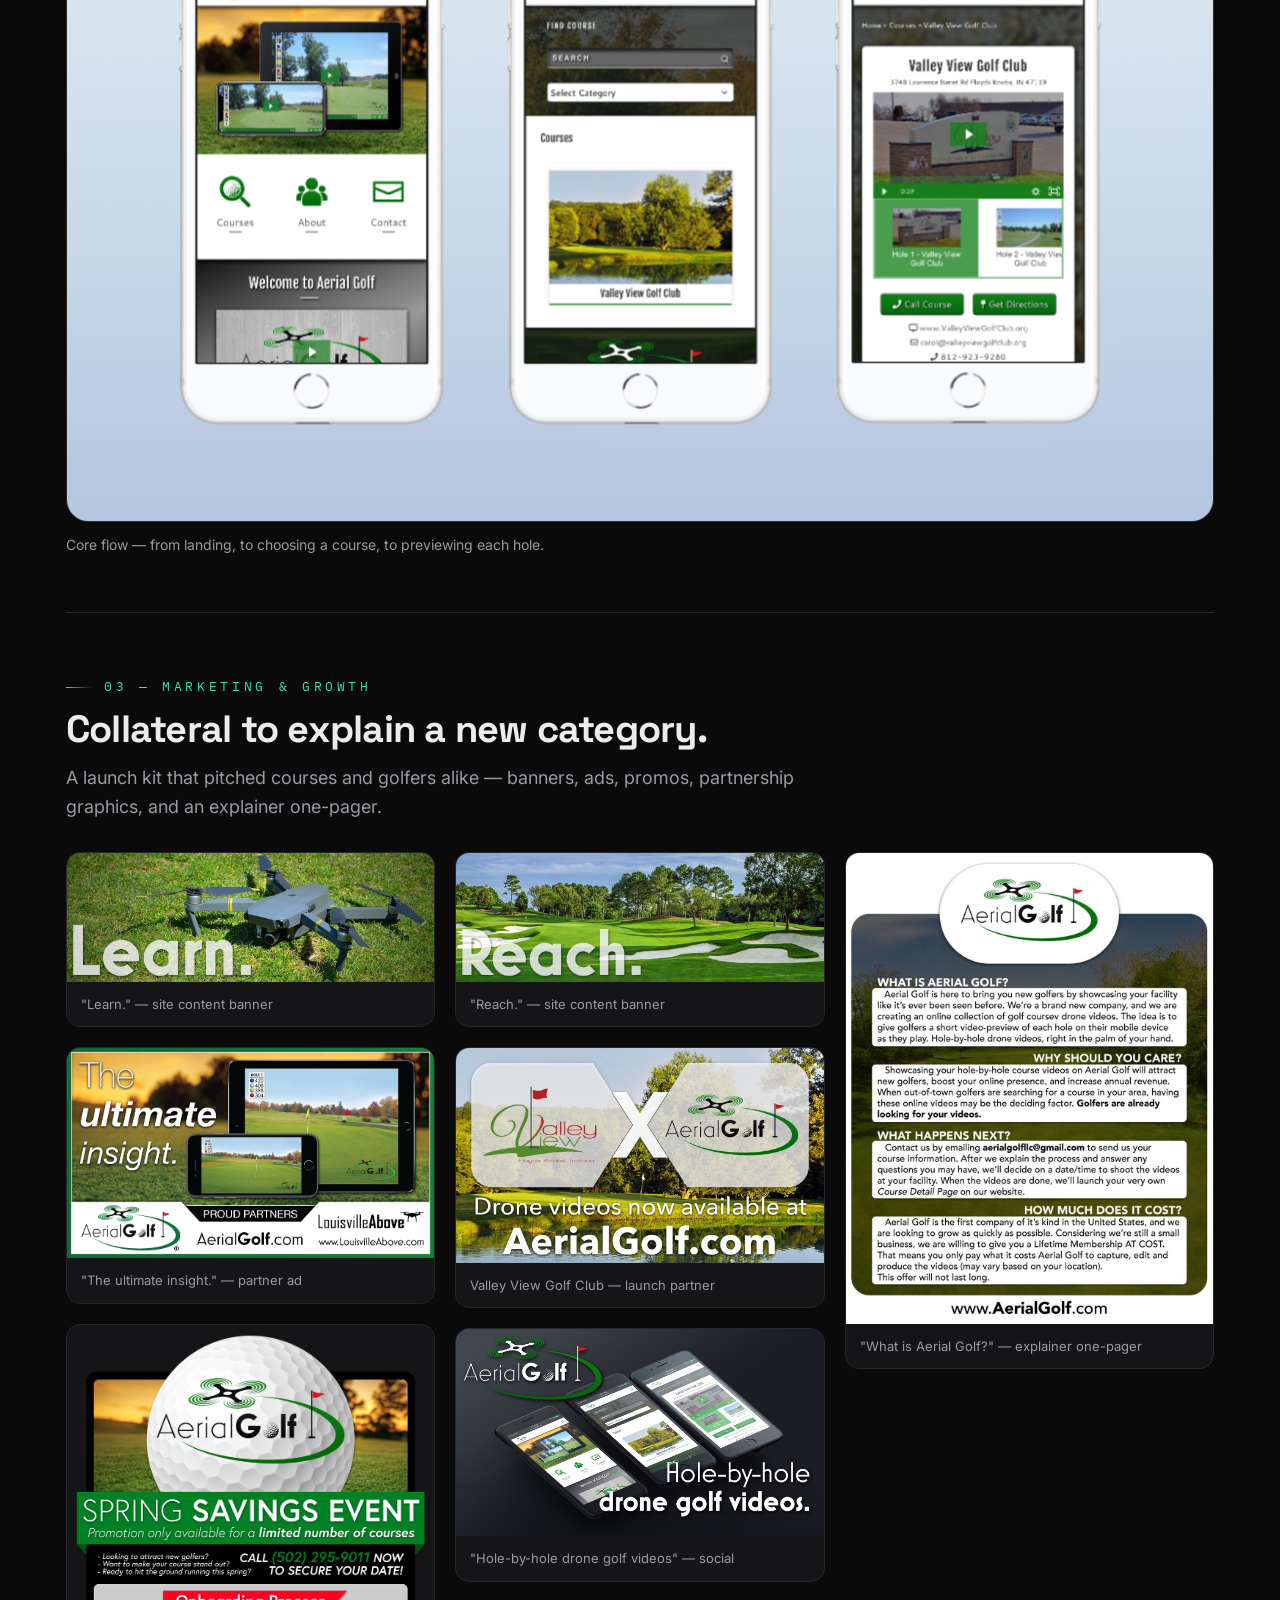
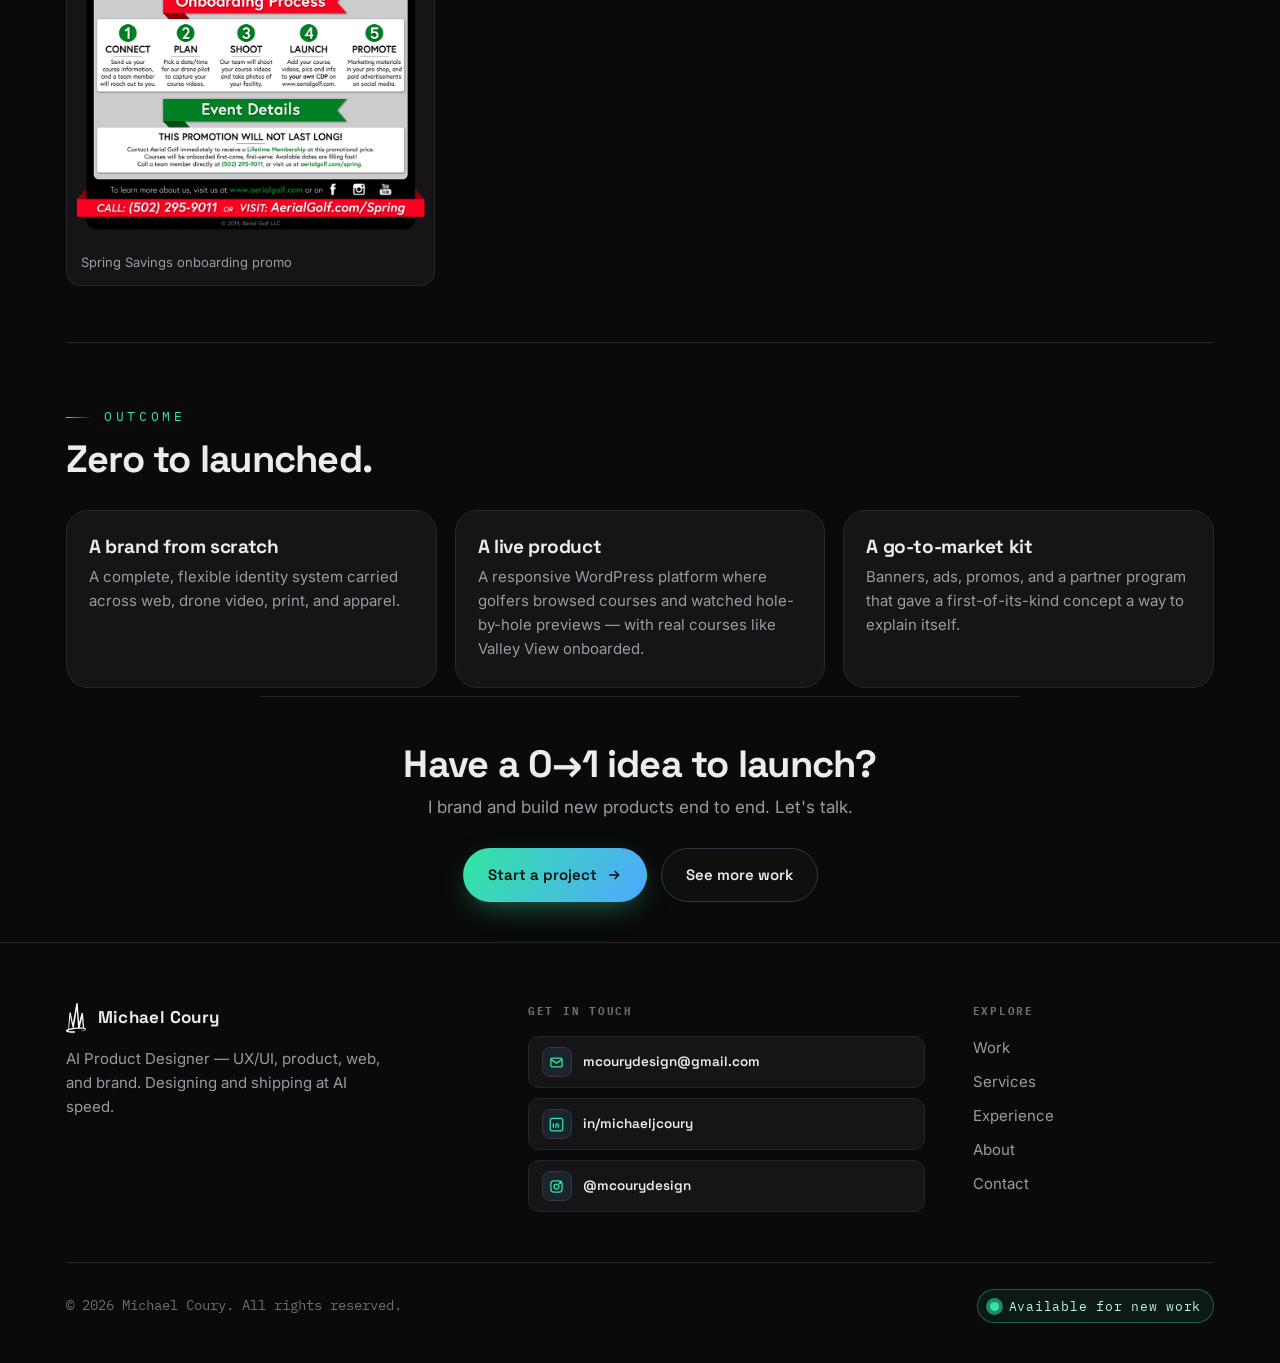
<file: work/aerial-golf.html>
<!DOCTYPE html>
<html lang="en">
<head>
<meta charset="UTF-8"/>
<meta name="viewport" content="width=device-width, initial-scale=1"/>
<title>Aerial Golf — Michael Coury</title>
<meta name="description" content="0→1 UX/UI, brand, and marketing for Aerial Golf — a startup delivering hole-by-hole drone video previews of golf courses, built on WordPress."/>
<meta property="og:title" content="Aerial Golf — Michael Coury"/>
<meta property="og:description" content="0→1 UX/UI, brand, and marketing for Aerial Golf — a startup delivering hole-by-hole drone video previews of golf courses, built on WordPress."/>
<meta property="og:image" content="https://www.michaelcoury.com/assets/og-image.png"/>
<meta property="og:image:width" content="1200"/>
<meta property="og:image:height" content="630"/>
<meta name="twitter:image" content="https://www.michaelcoury.com/assets/og-image.png"/>
<link rel="icon" type="image/svg+xml" href="../assets/favicon.svg"/>
<link rel="apple-touch-icon" href="../assets/apple-touch-icon.png"/>
<script>document.documentElement.className+=' js';</script>
<link rel="preconnect" href="https://fonts.googleapis.com">
<link rel="preconnect" href="https://fonts.gstatic.com" crossorigin>
<link href="https://fonts.googleapis.com/css2?family=Space+Grotesk:wght@400;500;600;700&family=Inter:wght@400;500;600&family=IBM+Plex+Mono:wght@400;500;600;700&display=swap" rel="stylesheet">
<link rel="stylesheet" href="../styles.css"/>
<style>
/* ===== case-study gallery extensions (scoped x-*) ===== */
.cs-cover.has-img,.cs-shot.has-img{background:#0c0c0e}
.cs-cover.has-img::before,.cs-shot.has-img::before{opacity:0}
.cs-cover.has-img img,.cs-shot.has-img img{position:absolute;inset:0;width:100%;height:100%;object-fit:cover}
.x-work{margin-top:64px}
.x-sec{padding-top:56px;margin-top:56px;border-top:1px solid var(--line)}
.x-sec:first-child{border-top:none;margin-top:0}
.x-top{display:flex;align-items:flex-end;justify-content:space-between;gap:24px;flex-wrap:wrap;margin-bottom:30px}
.x-h2{font-family:var(--font-d);font-weight:700;font-size:clamp(24px,3.4vw,38px);letter-spacing:-.02em;max-width:820px}
.x-lead{color:var(--muted);font-size:18px;max-width:730px;margin-top:14px}
.x-count{color:var(--muted);font-size:14px;font-family:var(--font-m);white-space:nowrap}
.x-count b{color:var(--green)}
.x-cap{color:var(--muted);font-size:14px;margin-top:12px}
.x-wide{border-radius:var(--r-lg);overflow:hidden;border:1px solid var(--line);background:var(--surface)}
.x-wide.plain{background:transparent;border:none}
.x-wide img{width:100%;display:block}
.x-mt{margin-top:24px}
/* websites */
.x-web{display:grid;grid-template-columns:1fr 1fr;gap:22px}
.x-webcard{background:var(--surface);border:1px solid var(--line);border-radius:var(--r-lg);padding:18px;transition:.3s}
.x-webcard:hover{transform:translateY(-4px);border-color:var(--blue)}
.x-webcard img{width:100%;display:block;border-radius:10px}
.x-webcard .cap{margin-top:13px;color:var(--muted);font-size:14px}
.x-thumbs{display:grid;grid-template-columns:repeat(4,1fr);gap:16px;margin-top:20px}
.x-thumb{background:var(--surface);border:1px solid var(--line);border-radius:12px;overflow:hidden}
.x-thumb img{width:100%;display:block}
/* logos */
.x-logos{display:grid;grid-template-columns:repeat(4,1fr);gap:18px}
.x-logo{background:#f5f6f8;border-radius:var(--r-lg);aspect-ratio:4/3;display:flex;align-items:center;justify-content:center;padding:28px;position:relative;overflow:hidden;transition:.3s}
.x-logo:hover{transform:translateY(-3px);box-shadow:var(--shadow)}
.x-logo img{max-width:100%;max-height:100%;object-fit:contain}
.x-logo .name{position:absolute;left:0;right:0;bottom:0;color:#5c5c66;font-family:var(--font-m);font-size:10px;letter-spacing:.08em;text-transform:uppercase;padding:8px 10px;opacity:0;transition:.2s;text-align:center;background:rgba(0,0,0,.04)}
.x-logo:hover .name{opacity:1}
/* wild */
.x-wild{display:grid;grid-template-columns:2fr 1fr;gap:20px}
.x-wild .stack{display:grid;grid-template-rows:1fr 1fr;gap:20px}
.x-fig{border-radius:var(--r-lg);overflow:hidden;border:1px solid var(--line);position:relative;height:100%}
.x-fig img{width:100%;height:100%;object-fit:cover;display:block}
.x-fig figcaption{position:absolute;left:0;right:0;bottom:0;padding:15px 17px;background:linear-gradient(180deg,rgba(10,10,11,0),rgba(10,10,11,.85));font-size:13px;color:var(--text)}
.x-fig.big img{min-height:420px}
/* seo */
.x-seo{display:grid;grid-template-columns:1fr 1fr;gap:40px;align-items:center}
.x-seo .panel{background:#fff;border-radius:var(--r-lg);padding:20px;border:1px solid var(--line)}
.x-seo .panel img{width:100%;display:block;border-radius:6px}
.x-list{list-style:none;margin-top:20px;display:flex;flex-direction:column;gap:13px}
.x-list li{display:flex;gap:12px;color:var(--muted);font-size:16px}
.x-list li::before{content:"";width:9px;height:9px;border-radius:50%;background:var(--grad);margin-top:9px;flex:none}
/* merch */
.x-merch{display:grid;grid-template-columns:repeat(3,1fr);gap:20px}
.x-merch figure{border-radius:var(--r-lg);overflow:hidden;border:1px solid var(--line);background:var(--surface)}
.x-merch img{width:100%;display:block;object-fit:cover}
.x-merch figcaption{padding:13px 16px;color:var(--muted);font-size:13px}
.x-tall{grid-row:span 2}
/* brand feature */
.x-brandfeat{display:grid;grid-template-columns:1.3fr 1fr;gap:36px;align-items:center}
.x-brandfeat .shot{border-radius:var(--r-lg);overflow:hidden;border:1px solid var(--line)}
.x-brandfeat .shot img{width:100%;display:block}
.x-brandfeat p{color:var(--muted);margin-bottom:14px}.x-brandfeat strong{color:var(--text)}
.x-swatches{display:flex;gap:10px;margin-top:20px;align-items:center}
.x-sw{width:38px;height:38px;border-radius:10px;border:1px solid var(--line)}
.x-swlabel{font-family:var(--font-m);font-size:12px;color:var(--muted)}
/* devices */
.x-devices{display:grid;grid-template-columns:repeat(3,1fr);gap:24px}
.x-phone{background:var(--surface-2);border:1px solid var(--line);border-radius:26px;padding:12px;transition:.3s}
.x-phone:hover{transform:translateY(-4px);border-color:var(--green)}
.x-phone img{width:100%;display:block;border-radius:16px}
.x-phone .cap{color:var(--muted);font-size:13px;text-align:center;padding:12px 6px 4px}
/* masonry */
.x-mkt{columns:3;column-gap:20px}
.x-mkt figure{break-inside:avoid;margin-bottom:20px;border-radius:var(--r);overflow:hidden;border:1px solid var(--line);background:var(--surface)}
.x-mkt img{width:100%;display:block}
.x-mkt figcaption{padding:12px 14px;color:var(--muted);font-size:13px}
/* duo / launch */
.x-duo,.x-launch{display:grid;gap:20px}
.x-duo{grid-template-columns:1fr 1fr}
.x-launch{grid-template-columns:2fr 1fr}
.x-duo figure,.x-launch figure{border-radius:var(--r-lg);overflow:hidden;border:1px solid var(--line);background:var(--surface)}
.x-duo img,.x-launch img{width:100%;display:block}
.x-duo figcaption,.x-launch figcaption{padding:12px 16px;color:var(--muted);font-size:13px}
/* logo hero */
.x-logohero{background:radial-gradient(circle at 50% 40%,#242012,#0d0d0e 70%);border:1px solid var(--line);border-radius:var(--r-lg);padding:60px;display:flex;align-items:center;justify-content:center}
.x-logohero img{max-width:70%;display:block}
/* coach */
.x-coach{display:grid;grid-template-columns:1fr 1.2fr;gap:36px;align-items:center}
.x-coach .photo{border-radius:var(--r-lg);overflow:hidden;border:1px solid var(--line)}
.x-coach .photo img{width:100%;display:block}
.x-coach p{color:var(--muted);margin-bottom:14px}.x-coach strong{color:var(--text)}
/* truce stats */
.x-stats{display:grid;grid-template-columns:repeat(3,1fr);gap:16px}
.x-stat{background:var(--surface);border:1px solid var(--line);border-radius:var(--r-lg);padding:24px 20px}
.x-stat .n{font-family:var(--font-d);font-weight:700;font-size:28px;letter-spacing:-.01em;background:var(--grad);-webkit-background-clip:text;background-clip:text;color:transparent;line-height:1.1}
.x-stat .l{color:var(--muted);font-size:14px;margin-top:8px}
/* screens */
.x-screens{display:grid;grid-template-columns:1fr 1fr;gap:28px;max-width:760px;margin:0 auto}
.x-screens figure{border-radius:22px;overflow:hidden;border:1px solid var(--line);background:var(--surface-2);padding:10px}
.x-screens img{width:100%;display:block;border-radius:14px}
.x-screens figcaption{color:var(--muted);font-size:13px;text-align:center;padding:12px 0 4px}
/* grid-2 */
.x-grid2{display:grid;grid-template-columns:1fr 1fr;gap:22px}
.x-grid2 figure{border-radius:var(--r-lg);overflow:hidden;border:1px solid var(--line);background:var(--surface)}
.x-grid2 img{width:100%;display:block}
.x-grid2 figcaption{padding:12px 16px;color:var(--muted);font-size:13px}
/* flow feature */
.x-flow{display:grid;grid-template-columns:1fr 1.4fr;gap:36px;align-items:start}
.x-flow .txt{position:sticky;top:100px}
.x-flow p{color:var(--muted);margin-bottom:14px}.x-flow strong{color:var(--text)}
.x-flowscroll{border-radius:var(--r-lg);border:1px solid var(--line);background:var(--surface);padding:14px;max-height:720px;overflow:hidden;position:relative}
.x-flowscroll img{width:100%;display:block;border-radius:8px}
.x-flowscroll::after{content:"";position:absolute;inset:auto 0 0 0;height:90px;background:linear-gradient(180deg,rgba(21,21,23,0),var(--surface))}
/* outcome cards */
.x-outcome{display:grid;grid-template-columns:repeat(3,1fr);gap:18px}
.x-ocard{background:var(--surface);border:1px solid var(--line);border-radius:var(--r-lg);padding:26px 22px}
.x-ocard h3{font-size:19px;margin-bottom:8px}.x-ocard p{color:var(--muted);font-size:15px}
@media(max-width:860px){
  .x-web,.x-wild,.x-seo,.x-brandfeat,.x-coach,.x-flow,.x-duo,.x-launch,.x-grid2{grid-template-columns:1fr}
  .x-logos,.x-thumbs,.x-merch{grid-template-columns:1fr 1fr}
  .x-devices{grid-template-columns:1fr}
  .x-stats,.x-outcome{grid-template-columns:1fr}
  .x-mkt{columns:1}
  .x-flow .txt{position:static}
  .x-screens{grid-template-columns:1fr 1fr}
}
</style>
</head>
<body>
<div id="glow"></div>
<header id="hdr">
  <div class="wrap nav">
    <a class="brand" href="../index.html#top">
      <img src="../assets/logo-icon.svg" alt="Michael Coury crown logo"/>
      <span>Michael Coury</span>
    </a>
    <nav class="nav-links" id="navlinks">
      <a href="../index.html#work">Work</a>
      <a href="../index.html#services">Services</a>
      <a href="../index.html#history">Experience</a>
      <a href="../index.html#about">About</a>
      <a href="../index.html#contact">Contact</a>
    </nav>
    <div class="nav-cta">
      <span class="avail"><span class="dot"></span>Available</span>
      <a href="../index.html#contact" class="btn btn-primary">Let's talk</a>
      <button class="burger" id="burger" aria-label="Menu" aria-expanded="false"><span></span><span></span><span></span></button>
    </div>
  </div>
</header>
<main class="cs">
  <div class="wrap">
    <a class="cs-back" href="../index.html#work"><svg viewBox="0 0 24 24" fill="none" stroke-width="2.2"><path d="M19 12H5M11 18l-6-6 6-6"/></svg> Back to work</a>
    <div class="cs-hero">
      <span class="eyebrow">Case study · 2016 – 2018</span>
      <h1>Aerial Golf</h1>
      <p class="cs-lead">Branding and designing a 0→1 golf-tech startup — an online home for hole-by-hole drone videos that help courses attract new golfers.</p>
      <div class="cs-chips"><div><span>Role</span><b>Senior UX/UI Designer</b></div><div><span>Timeline</span><b>2016 – 2018</b></div><div><span>Platform</span><b>WordPress</b></div><div><span>Scope</span><b>Brand · Web · Marketing</b></div></div>
    </div>
    <figure class="cs-cover has-img"><img src="../assets/aerial/cover.jpg" alt="Aerial Golf brand"></figure>
    <div class="cs-body">
      <div class="cs-block reveal"><h2>Overview</h2><p>Aerial Golf set out to bring courses new golfers by showcasing their facility with aerial drone footage — an online collection of <strong>hole-by-hole video previews</strong> golfers could watch on their phone as they played. Because it was first-of-its-kind, everything had to be built from zero: the identity, the responsive site, and the marketing that explained a concept nobody had seen.</p></div>
      <div class="cs-block reveal"><h2>The challenge</h2><p>Sell an unfamiliar idea to <strong>two audiences at once</strong> — course owners deciding whether to sign on, and golfers deciding whether to watch. The design had to make drone-video-for-golf feel obvious and credible.</p><ul class='pts'><li>Establish instant credibility for a brand that didn't exist yet</li><li>Make browsing courses and holes effortless on mobile</li><li>Explain a brand-new category to owners and players alike</li></ul></div>
      <div class="cs-block reveal"><h2>Approach &amp; process</h2><p>I led UX/UI end to end — a complete <strong>brand system</strong>, the information architecture for browsing courses, the mobile-first WordPress build, and a library of launch marketing. Each layer reinforced the same idea: watch the hole, then go play it.</p></div>
      <div class="cs-block reveal"><h2>The solution</h2><p>A cohesive, confident brand wrapped around a simple mobile experience — find a course, open a hole, watch the flyover — backed by a marketing kit that made a new company feel established from day one.</p></div>
    </div>

    <div class="x-work">
      <section class="x-sec reveal">
        <div class="x-top"><div><span class="eyebrow">01 — Brand identity</span><h2 class="x-h2" style="margin-top:12px">A mark that says "drone" and "golf" at once.</h2></div></div>
        <div class="x-brandfeat">
          <div class="shot"><img src="../assets/aerial/brand-system.jpg" alt="Aerial Golf logo system"></div>
          <div>
            <p>The identity fuses a quadcopter, the wordmark, and a flagged putting green into a single, instantly legible mark.</p>
            <p>Built as a <strong>full system</strong> — official, solid, grayscale, and inverted-with-shadow — set in <strong>Mostra Nuova</strong> with a defined green / black / red palette, so the brand stayed consistent across web, video, and print.</p>
            <div class="x-swatches"><span class="x-sw" style="background:#16801C"></span><span class="x-sw" style="background:#0A0A0B"></span><span class="x-sw" style="background:#AE272A"></span><span class="x-sw" style="background:#f4f5f7"></span></div>
          </div>
        </div>
      </section>

      <section class="x-sec reveal">
        <div class="x-top"><div><span class="eyebrow">02 — The product</span><h2 class="x-h2" style="margin-top:12px">A mobile-first site built around watching, then playing.</h2><p class="x-lead">Three core screens carried the experience: a welcoming home, a searchable course directory, and a course detail page where the drone videos lived.</p></div></div>
        <div class="x-devices">
          <div class="x-phone"><img src="../assets/aerial/app-home.jpg" alt="Home screen"><div class="cap">Home — welcome &amp; intro video</div></div>
          <div class="x-phone"><img src="../assets/aerial/app-courses.jpg" alt="Course listing"><div class="cap">Find a Course — search &amp; browse</div></div>
          <div class="x-phone"><img src="../assets/aerial/app-course-detail.jpg" alt="Course detail"><div class="cap">Course Detail — hole-by-hole videos</div></div>
        </div>
        <div class="x-wide x-mt"><img src="../assets/aerial/desktop-mockup.jpg" alt="Desktop view"></div>
        <p class="x-cap">The responsive WordPress build in context — the same experience scaled from phone to desktop.</p>
        <div class="x-wide x-mt"><img src="../assets/aerial/app-flow-3up.png" alt="Screen flow"></div>
        <p class="x-cap">Core flow — from landing, to choosing a course, to previewing each hole.</p>
      </section>

      <section class="x-sec reveal">
        <div class="x-top"><div><span class="eyebrow">03 — Marketing &amp; growth</span><h2 class="x-h2" style="margin-top:12px">Collateral to explain a new category.</h2><p class="x-lead">A launch kit that pitched courses and golfers alike — banners, ads, promos, partnership graphics, and an explainer one-pager.</p></div></div>
        <div class="x-mkt">
          <figure><img src="../assets/aerial/banner-learn.jpg" alt="Learn banner"><figcaption>"Learn." — site content banner</figcaption></figure>
          <figure><img src="../assets/aerial/ad-ultimate-insight.png" alt="Ultimate insight ad"><figcaption>"The ultimate insight." — partner ad</figcaption></figure>
          <figure><img src="../assets/aerial/promo-spring.png" alt="Spring savings promo"><figcaption>Spring Savings onboarding promo</figcaption></figure>
          <figure><img src="../assets/aerial/banner-reach.jpg" alt="Reach banner"><figcaption>"Reach." — site content banner</figcaption></figure>
          <figure><img src="../assets/aerial/partner-valleyview.jpg" alt="Valley View partnership"><figcaption>Valley View Golf Club — launch partner</figcaption></figure>
          <figure><img src="../assets/aerial/social-holebyhole.jpg" alt="Hole by hole social"><figcaption>"Hole-by-hole drone golf videos" — social</figcaption></figure>
          <figure><img src="../assets/aerial/explainer-onepager.jpg" alt="Explainer one-pager"><figcaption>"What is Aerial Golf?" — explainer one-pager</figcaption></figure>
        </div>
      </section>

      <section class="x-sec reveal">
        <div class="x-top"><div><span class="eyebrow">Outcome</span><h2 class="x-h2" style="margin-top:12px">Zero to launched.</h2></div></div>
        <div class="x-outcome">
          <div class="x-ocard"><h3>A brand from scratch</h3><p>A complete, flexible identity system carried across web, drone video, print, and apparel.</p></div>
          <div class="x-ocard"><h3>A live product</h3><p>A responsive WordPress platform where golfers browsed courses and watched hole-by-hole previews — with real courses like Valley View onboarded.</p></div>
          <div class="x-ocard"><h3>A go-to-market kit</h3><p>Banners, ads, promos, and a partner program that gave a first-of-its-kind concept a way to explain itself.</p></div>
        </div>
      </section>
    </div>

    <section class="next-cta reveal">
      <h2>Have a 0→1 idea to launch?</h2>
      <p>I brand and build new products end to end. Let's talk.</p>
      <div class="btns">
        <a class="btn btn-primary" href="../index.html#contact">Start a project <svg viewBox="0 0 24 24" fill="none" stroke="currentColor" stroke-width="2.2"><path d="M5 12h14M13 6l6 6-6 6"/></svg></a>
        <a class="btn btn-ghost" href="../index.html#work">See more work</a>
      </div>
    </section>
  </div>
</main>
<footer>
  <div class="wrap">
    <div class="foot-top">
      <div class="foot-brand">
        <a class="brand" href="../index.html#top"><img src="../assets/logo-icon.svg" alt="Michael Coury"/><span>Michael Coury</span></a>
        <p>AI Product Designer — UX/UI, product, web, and brand. Designing and shipping at AI speed.</p>
      </div>
      <div class="foot-contact">
        <h5>Get in touch</h5>
        <a class="cm-mini" href="mailto:mcourydesign@gmail.com"><span class="ci"><svg viewBox="0 0 24 24" fill="none" stroke-width="2"><rect x="3" y="5" width="18" height="14" rx="2"/><path d="M3 7l9 6 9-6"/></svg></span><span>mcourydesign@gmail.com</span></a>
        
        <a class="cm-mini" href="https://www.linkedin.com/in/michaeljcoury/" target="_blank" rel="noopener"><span class="ci"><svg viewBox="0 0 24 24" fill="none" stroke-width="2"><rect x="2" y="2" width="20" height="20" rx="3"/><path d="M7 10v7M7 7v.01M11 17v-4a2 2 0 0 1 4 0v4M11 13v4"/></svg></span><span>in/michaeljcoury</span></a>
        <a class="cm-mini" href="https://www.instagram.com/mcourydesign/" target="_blank" rel="noopener"><span class="ci"><svg viewBox="0 0 24 24" fill="none" stroke-width="2"><rect x="3" y="3" width="18" height="18" rx="5"/><circle cx="12" cy="12" r="4"/><circle cx="17.5" cy="6.5" r="1"/></svg></span><span>@mcourydesign</span></a>
      </div>
      <div class="foot-cols">
        <div class="foot-col"><h5>Explore</h5>
          <a href="../index.html#work">Work</a><a href="../index.html#services">Services</a><a href="../index.html#history">Experience</a><a href="../index.html#about">About</a><a href="../index.html#contact">Contact</a></div>
      </div>
    </div>
    <div class="foot-bottom">
      <span>© 2026 Michael Coury. All rights reserved.</span>
      <span><span class="avail" style="padding:6px 12px"><span class="dot"></span>Available for new work</span></span>
    </div>
  </div>
</footer>
<script src="../script.js"></script>
</body>
</html>
</file>
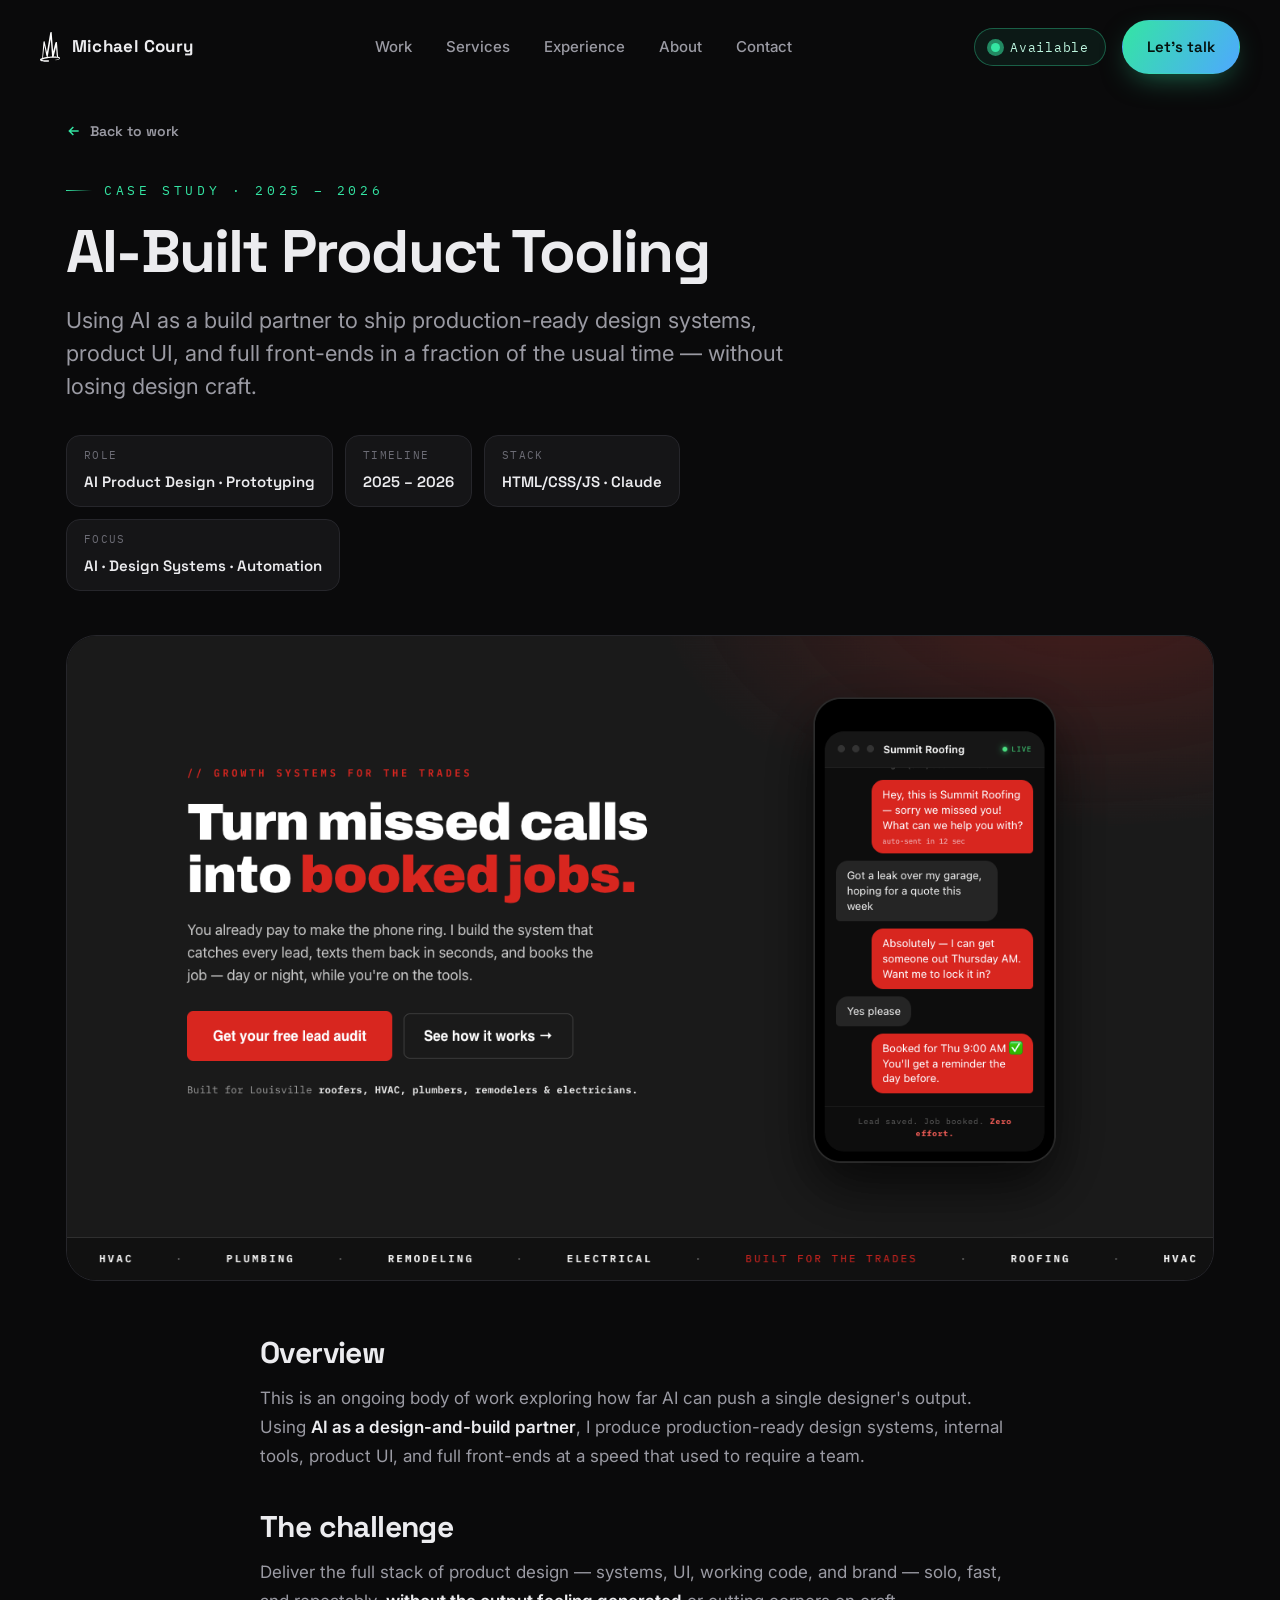
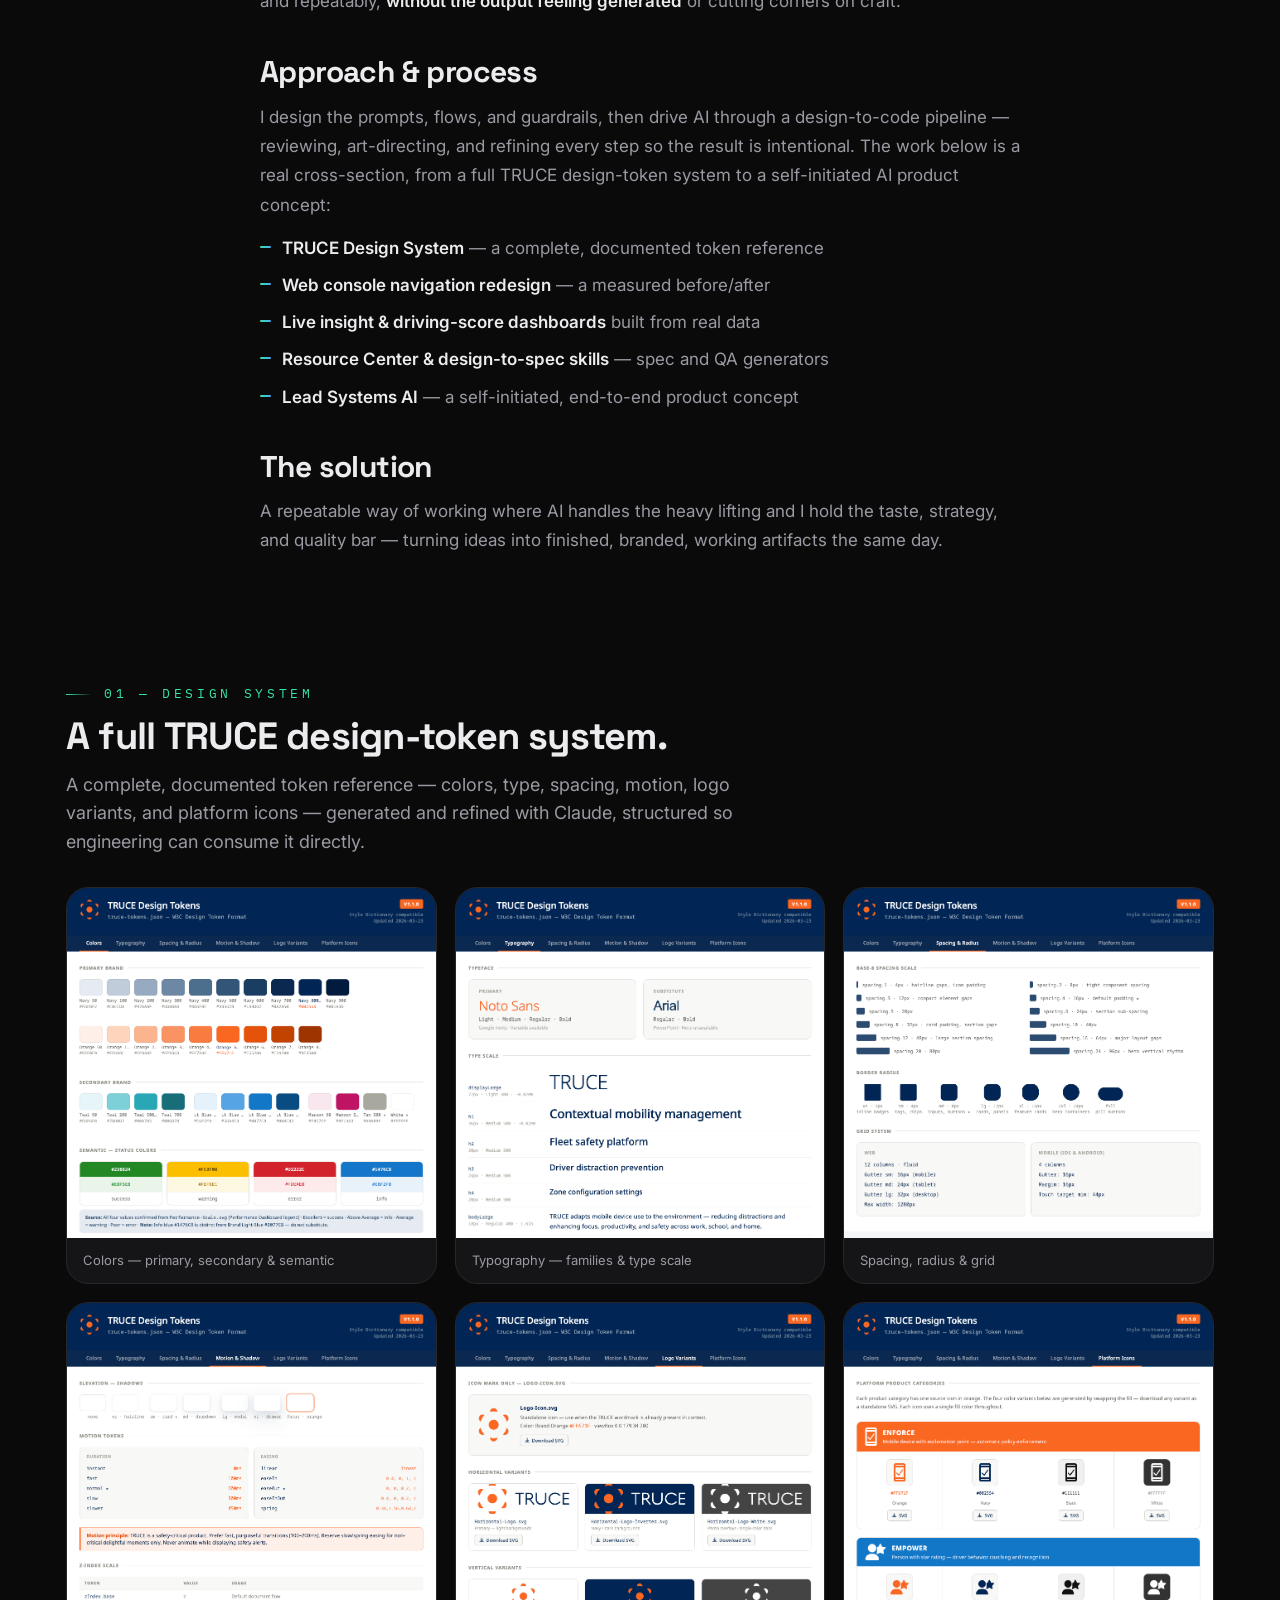
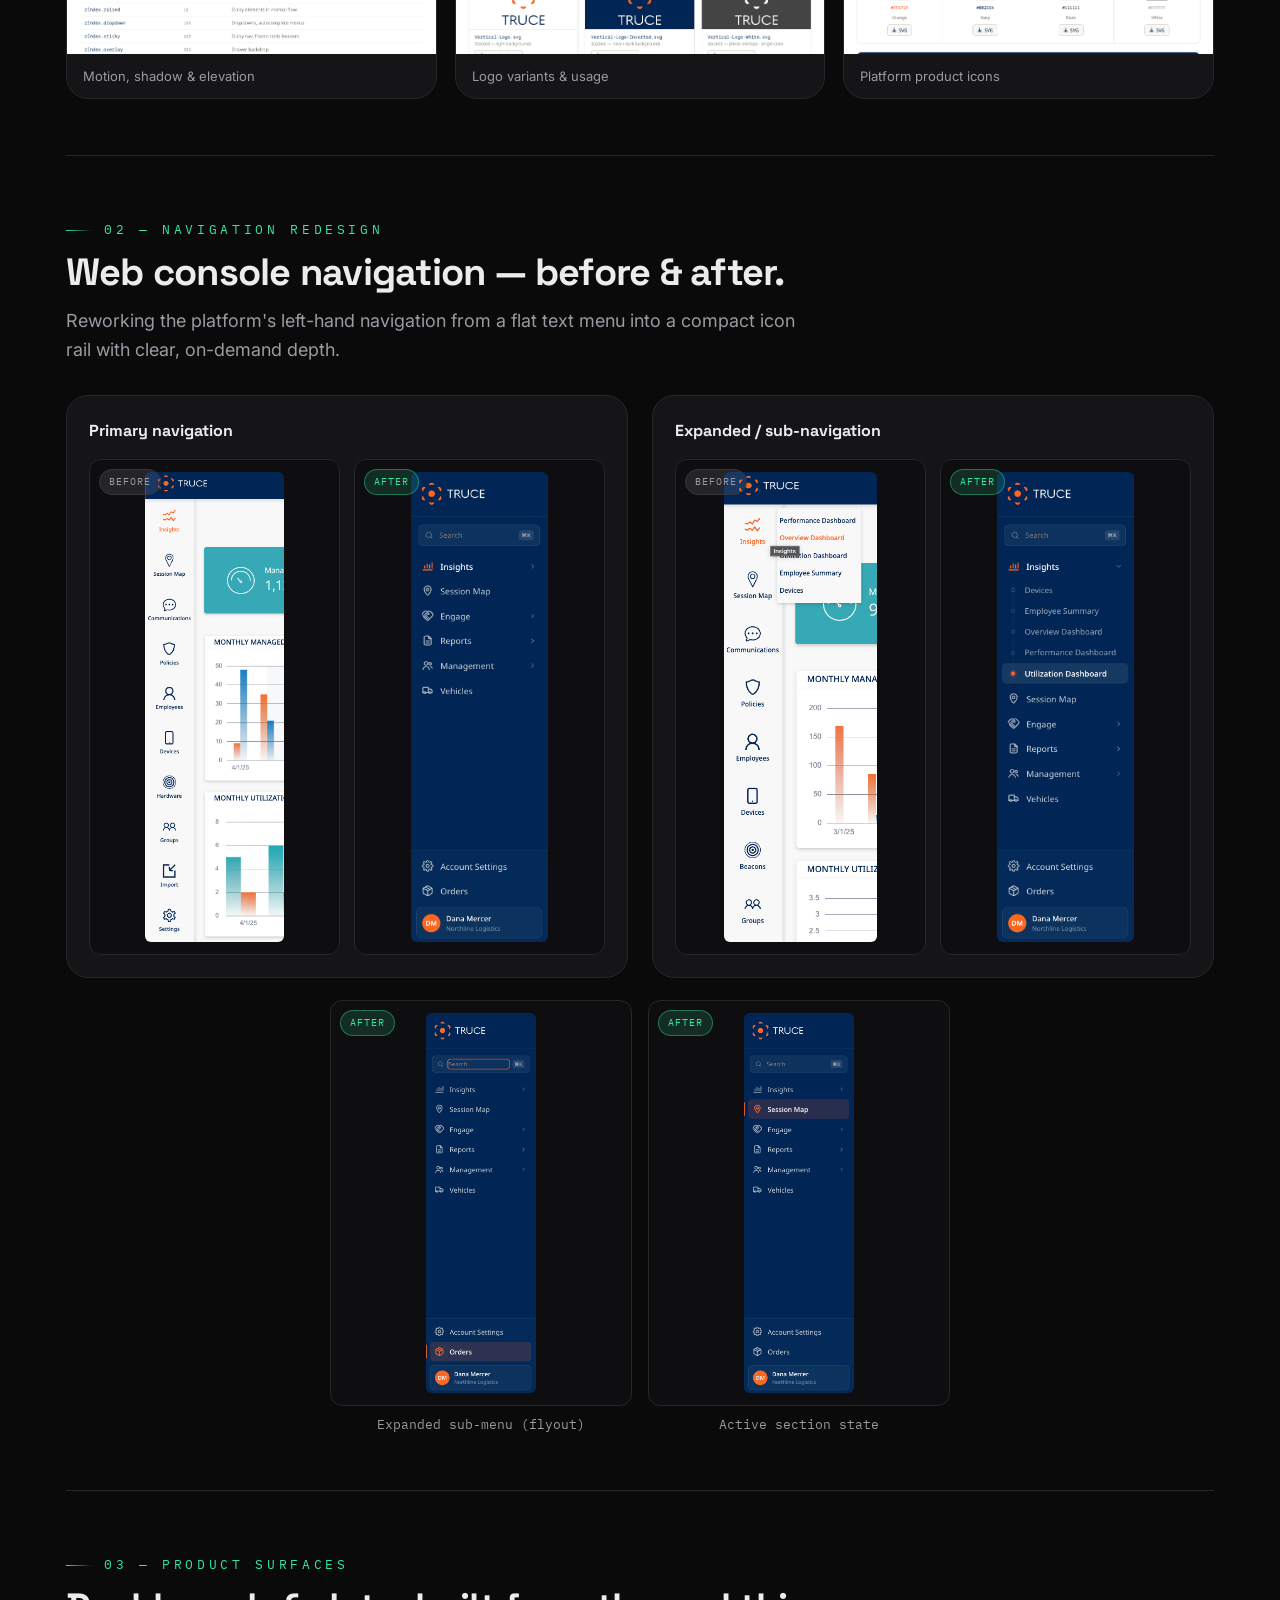
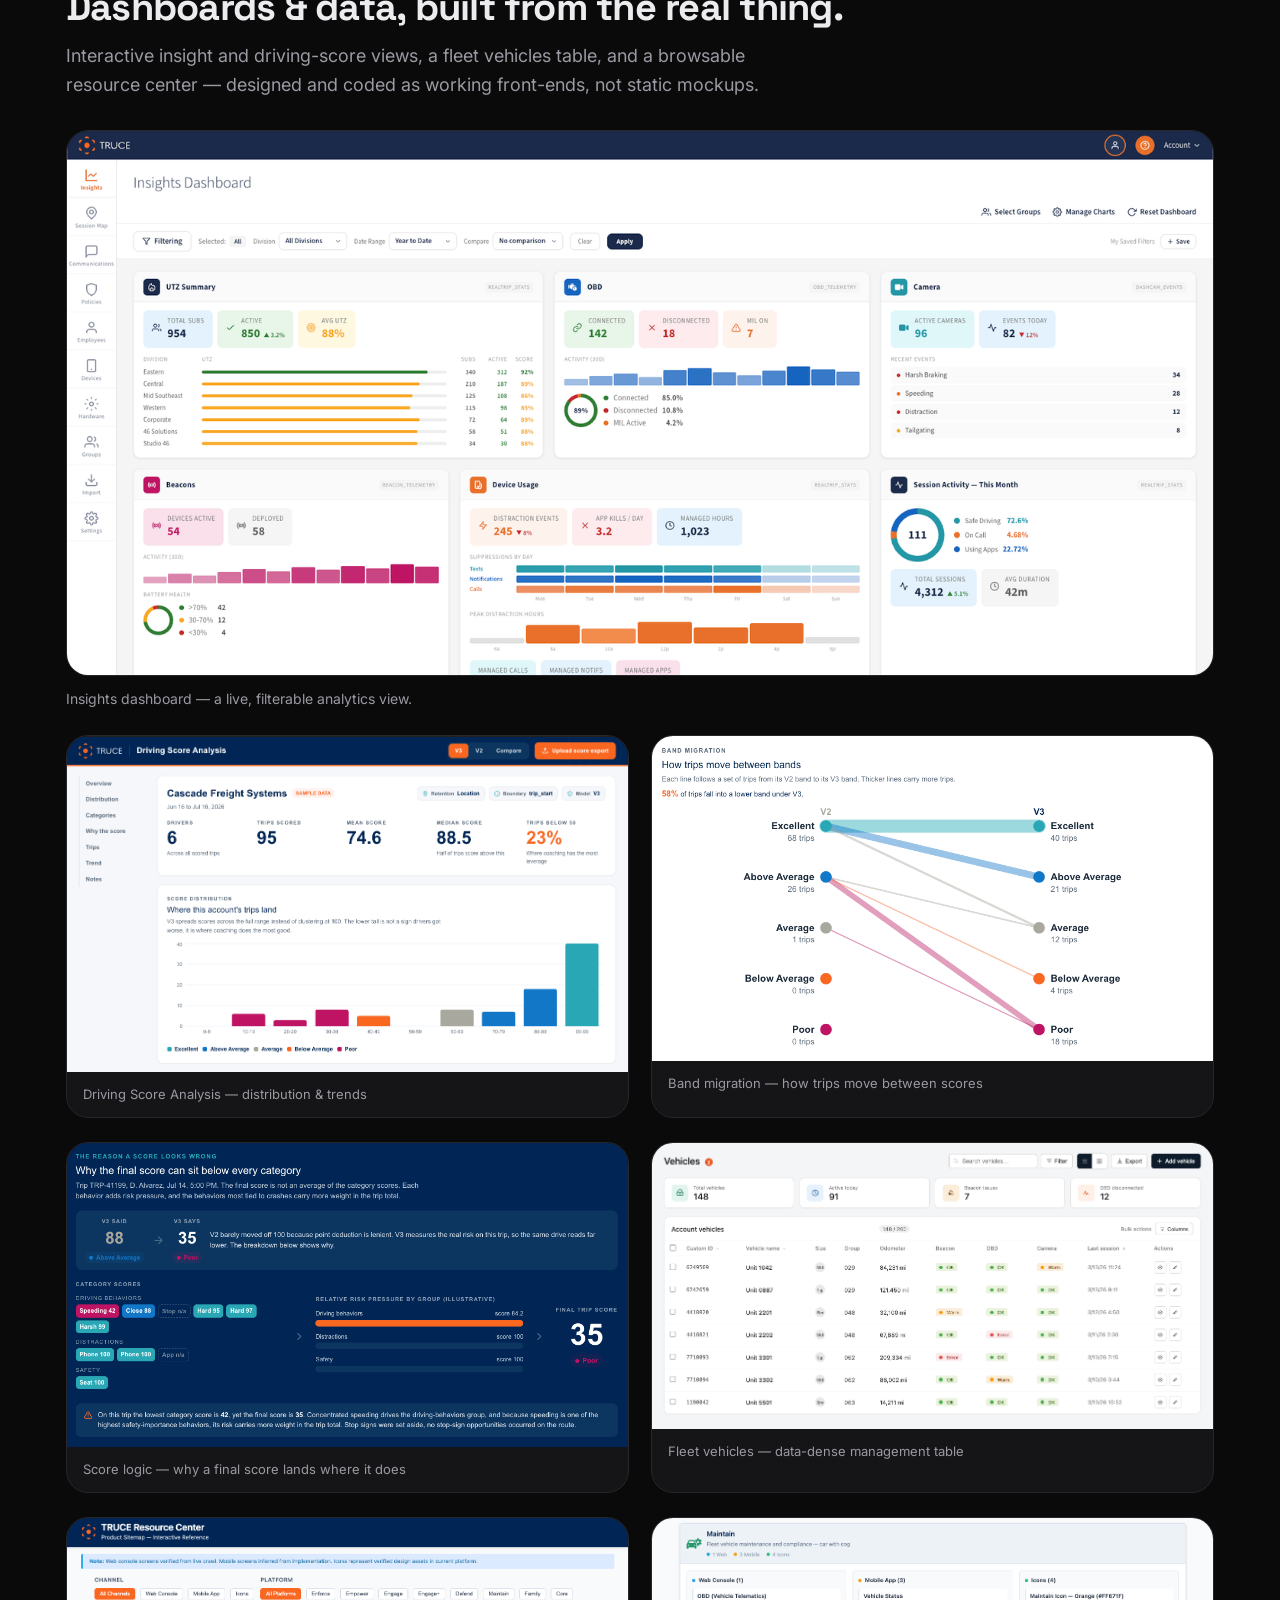
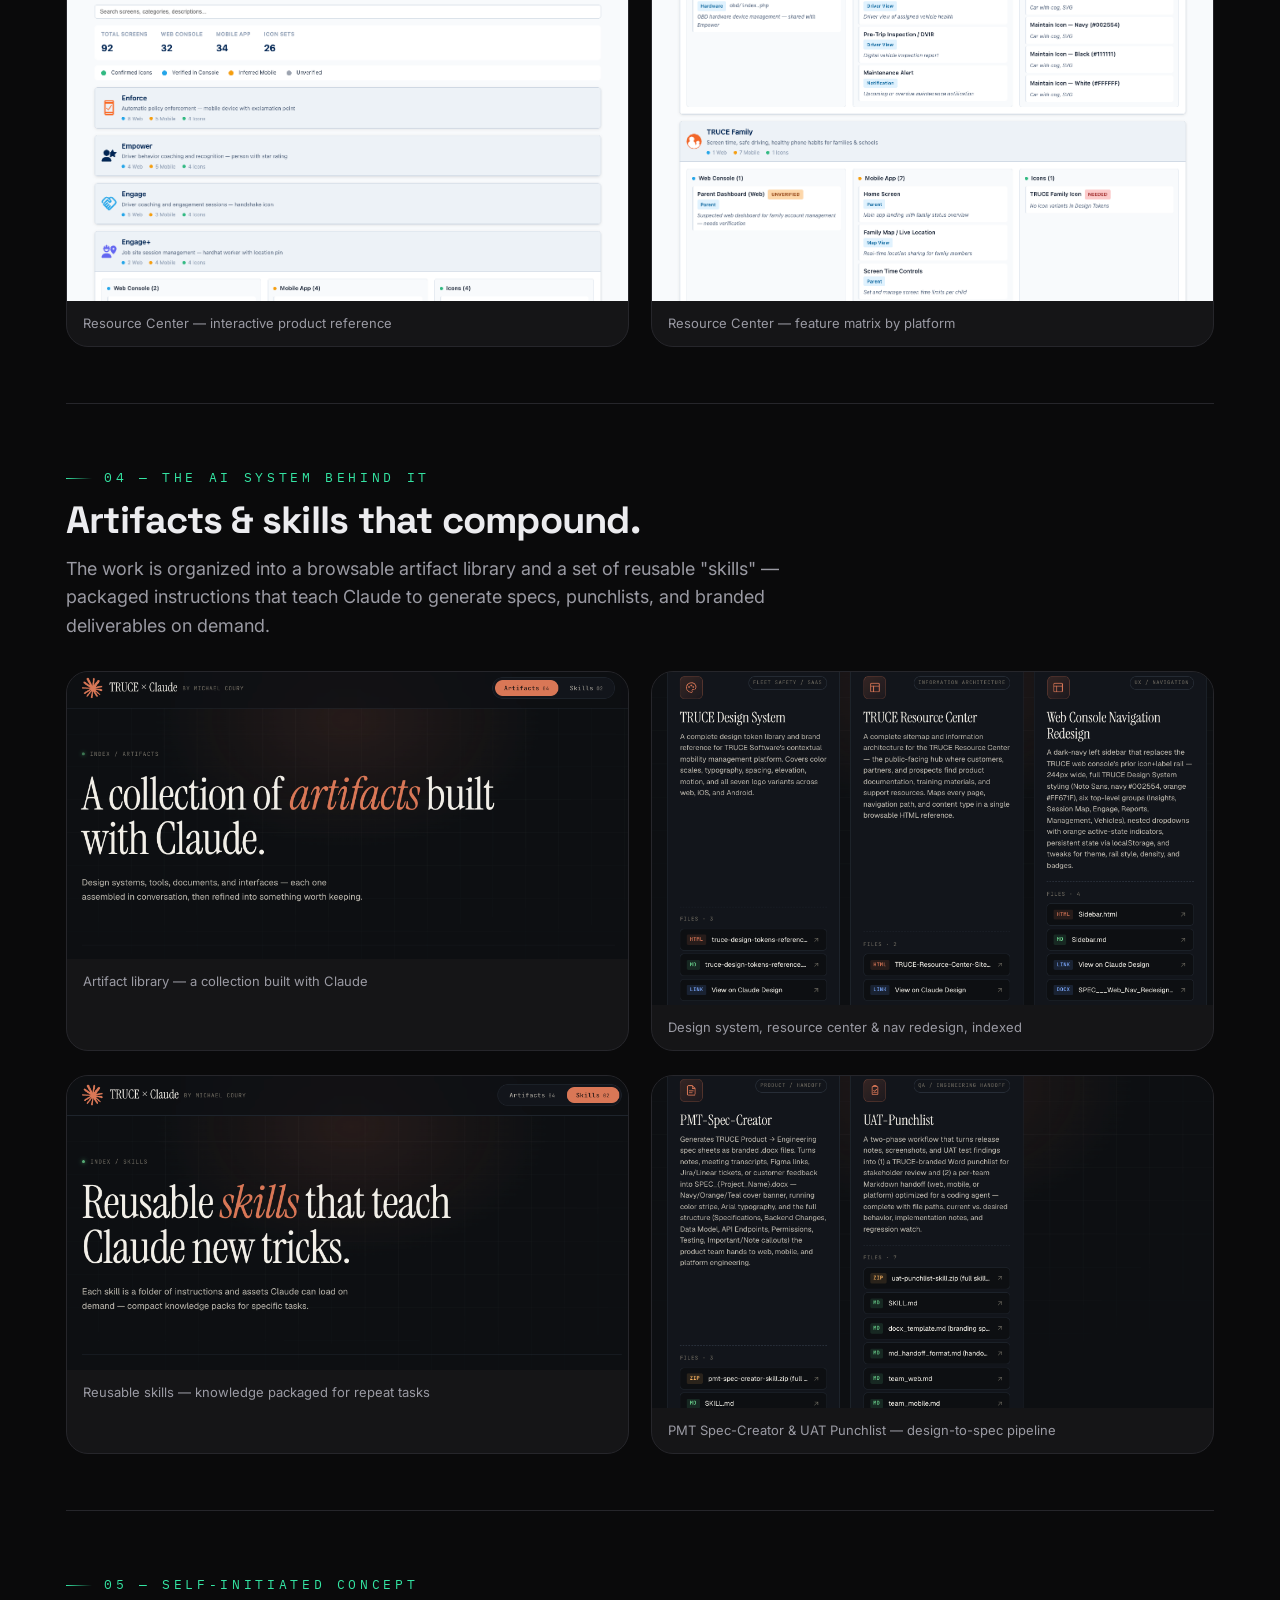
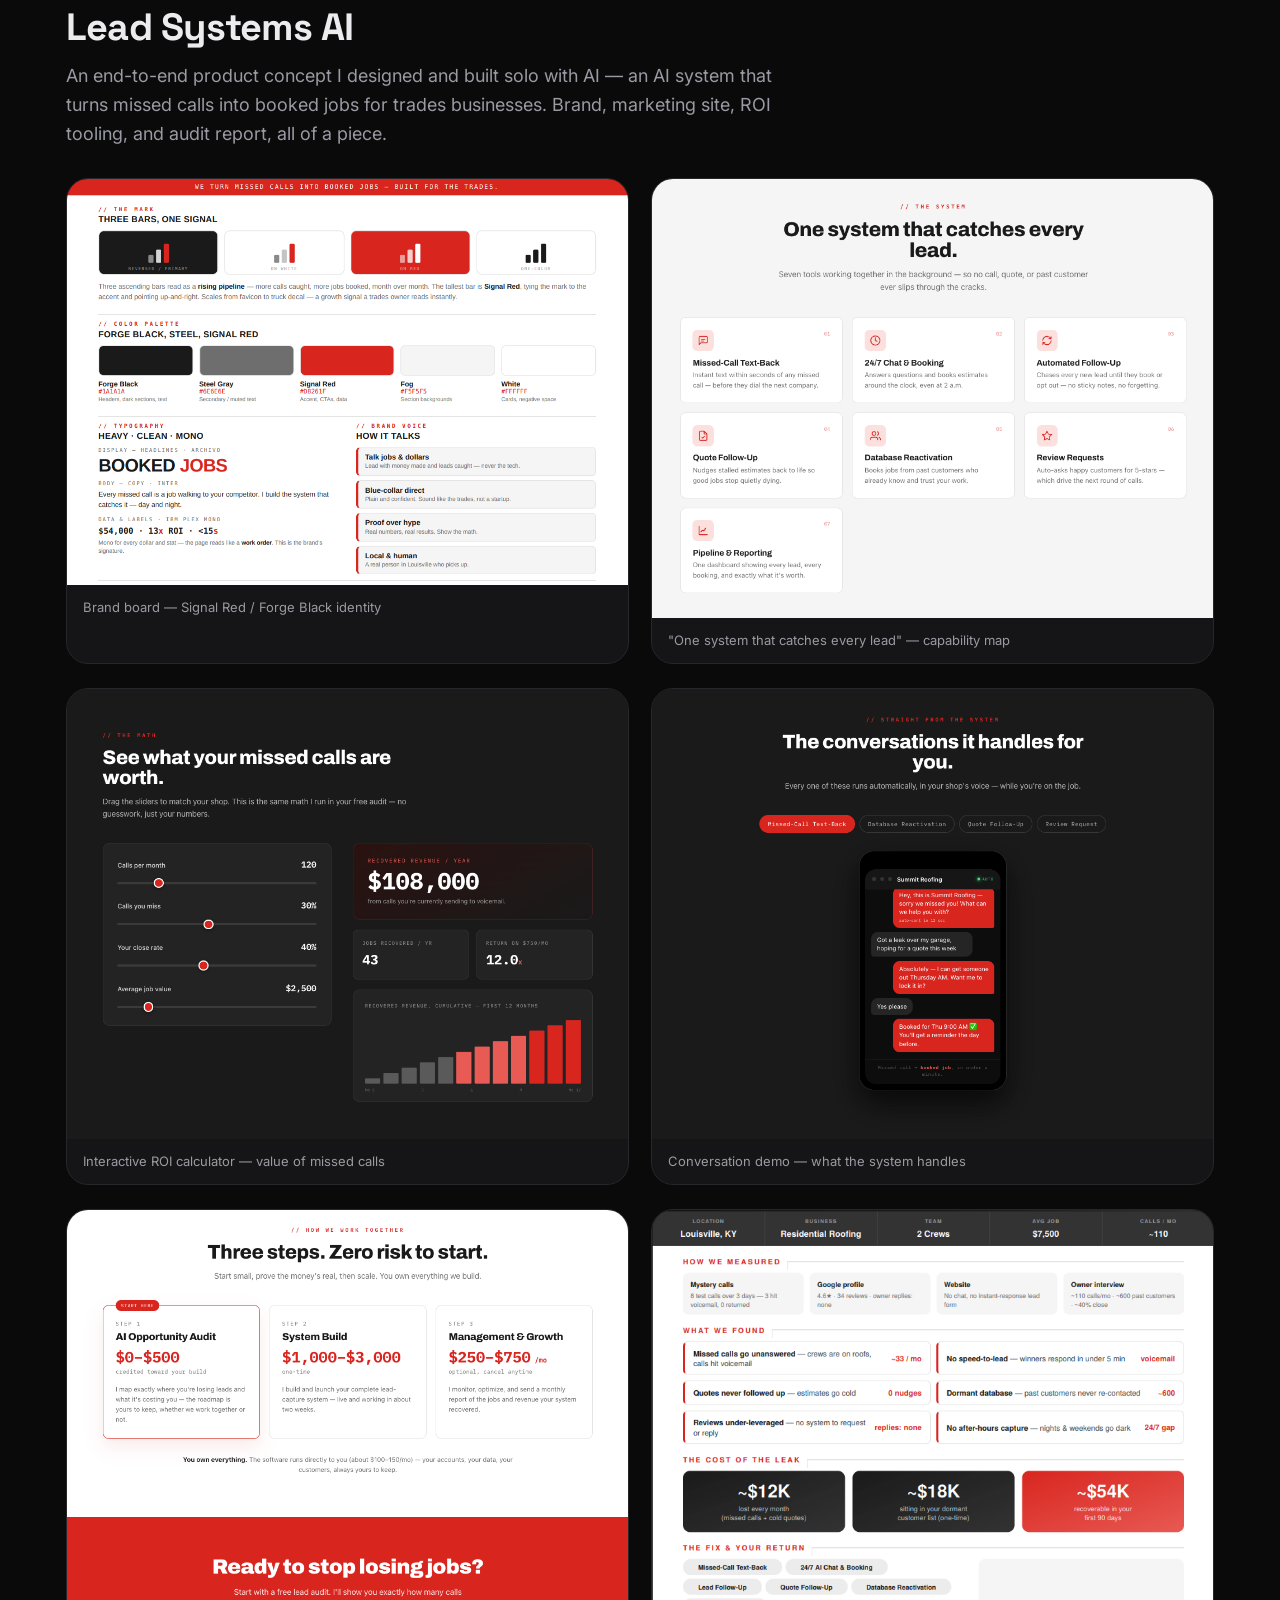
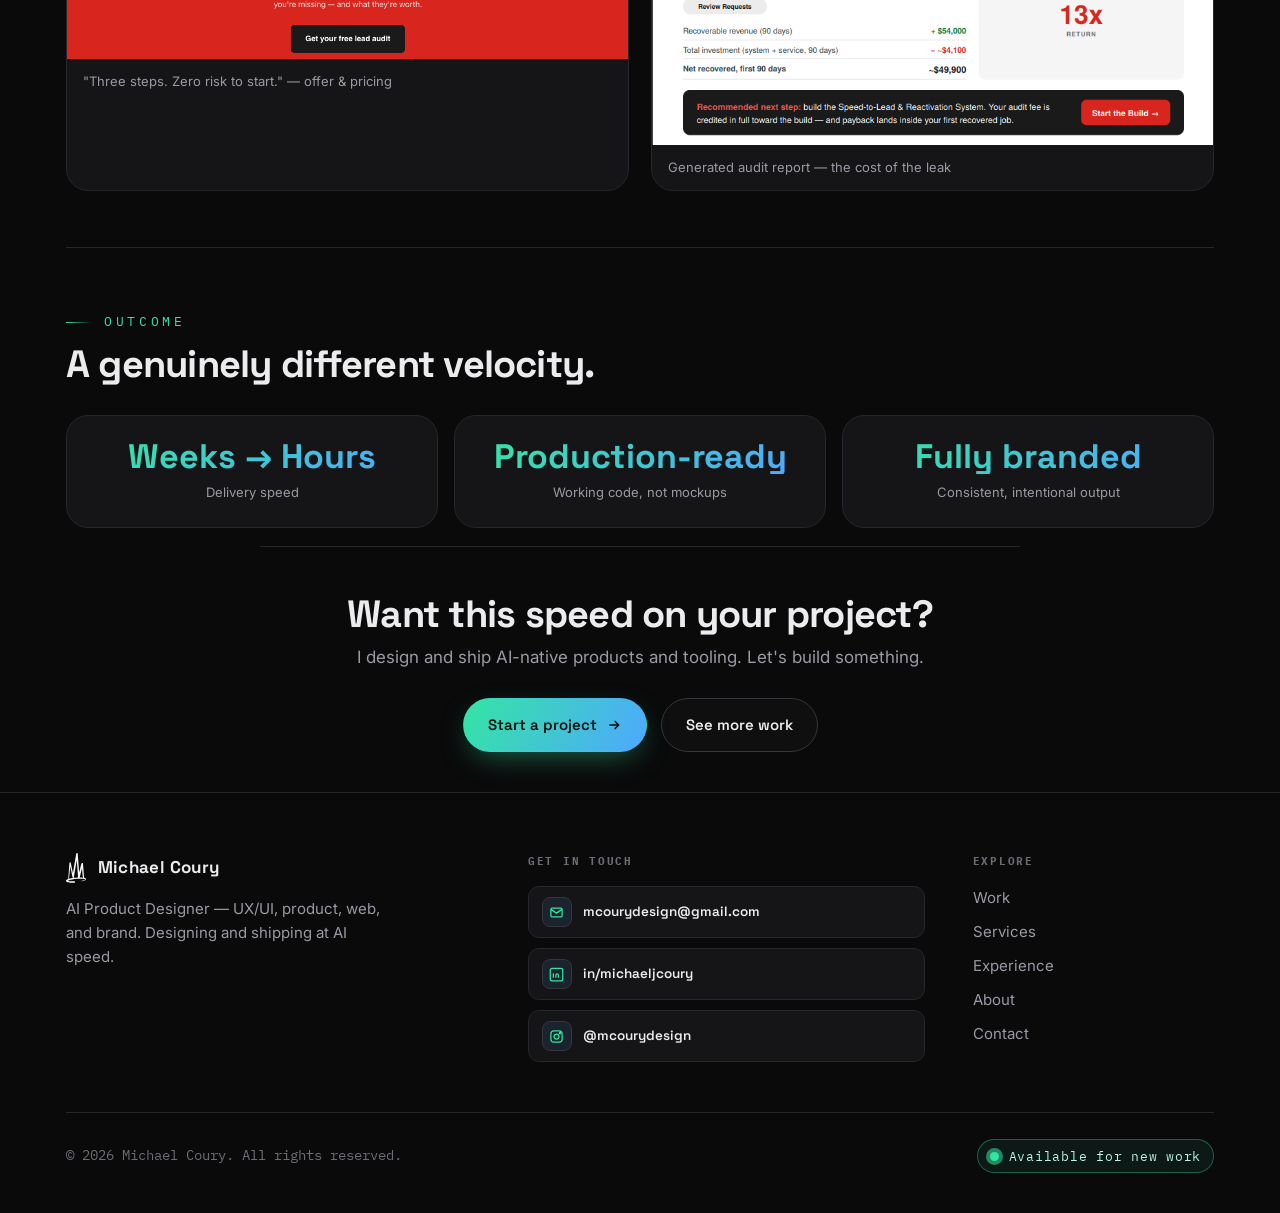
<file: work/ai-product-tooling.html>
<!DOCTYPE html>
<html lang="en">
<head>
<meta charset="UTF-8"/>
<meta name="viewport" content="width=device-width, initial-scale=1"/>
<title>AI-Built Product Tooling — Michael Coury</title>
<meta name="description" content="A suite of production-ready design systems, dashboards, and tools built with AI — including the TRUCE design system, a web-console navigation redesign, and the Lead Systems AI product concept."/>
<meta property="og:title" content="AI-Built Product Tooling — Michael Coury"/>
<meta property="og:description" content="A suite of production-ready design systems, dashboards, and tools built with AI — including the TRUCE design system, a web-console navigation redesign, and the Lead Systems AI product concept."/>
<meta property="og:image" content="https://www.michaelcoury.com/assets/og-image.png"/>
<meta property="og:image:width" content="1200"/>
<meta property="og:image:height" content="630"/>
<meta name="twitter:image" content="https://www.michaelcoury.com/assets/og-image.png"/>
<link rel="icon" type="image/svg+xml" href="../assets/favicon.svg"/>
<link rel="apple-touch-icon" href="../assets/apple-touch-icon.png"/>
<script>document.documentElement.className+=' js';</script>
<link rel="preconnect" href="https://fonts.googleapis.com">
<link rel="preconnect" href="https://fonts.gstatic.com" crossorigin>
<link href="https://fonts.googleapis.com/css2?family=Space+Grotesk:wght@400;500;600;700&family=Inter:wght@400;500;600&family=IBM+Plex+Mono:wght@400;500;600;700&display=swap" rel="stylesheet">
<link rel="stylesheet" href="../styles.css"/>
<style>
/* ===== case-study gallery extensions (scoped x-*) ===== */
.cs-cover.has-img,.cs-shot.has-img{background:#0c0c0e}
.cs-cover.has-img::before,.cs-shot.has-img::before{opacity:0}
.cs-cover.has-img img,.cs-shot.has-img img{position:absolute;inset:0;width:100%;height:100%;object-fit:cover}
.x-work{margin-top:64px}
.x-sec{padding-top:56px;margin-top:56px;border-top:1px solid var(--line)}
.x-sec:first-child{border-top:none;margin-top:0}
.x-top{display:flex;align-items:flex-end;justify-content:space-between;gap:24px;flex-wrap:wrap;margin-bottom:30px}
.x-h2{font-family:var(--font-d);font-weight:700;font-size:clamp(24px,3.4vw,38px);letter-spacing:-.02em;max-width:820px}
.x-lead{color:var(--muted);font-size:18px;max-width:730px;margin-top:14px}
.x-count{color:var(--muted);font-size:14px;font-family:var(--font-m);white-space:nowrap}
.x-count b{color:var(--green)}
.x-cap{color:var(--muted);font-size:14px;margin-top:12px}
.x-wide{border-radius:var(--r-lg);overflow:hidden;border:1px solid var(--line);background:var(--surface)}
.x-wide.plain{background:transparent;border:none}
.x-wide img{width:100%;display:block}
.x-mt{margin-top:24px}
/* websites */
.x-web{display:grid;grid-template-columns:1fr 1fr;gap:22px}
.x-webcard{background:var(--surface);border:1px solid var(--line);border-radius:var(--r-lg);padding:18px;transition:.3s}
.x-webcard:hover{transform:translateY(-4px);border-color:var(--blue)}
.x-webcard img{width:100%;display:block;border-radius:10px}
.x-webcard .cap{margin-top:13px;color:var(--muted);font-size:14px}
.x-thumbs{display:grid;grid-template-columns:repeat(4,1fr);gap:16px;margin-top:20px}
.x-thumb{background:var(--surface);border:1px solid var(--line);border-radius:12px;overflow:hidden}
.x-thumb img{width:100%;display:block}
/* logos */
.x-logos{display:grid;grid-template-columns:repeat(4,1fr);gap:18px}
.x-logo{background:#f5f6f8;border-radius:var(--r-lg);aspect-ratio:4/3;display:flex;align-items:center;justify-content:center;padding:28px;position:relative;overflow:hidden;transition:.3s}
.x-logo:hover{transform:translateY(-3px);box-shadow:var(--shadow)}
.x-logo img{max-width:100%;max-height:100%;object-fit:contain}
.x-logo .name{position:absolute;left:0;right:0;bottom:0;color:#5c5c66;font-family:var(--font-m);font-size:10px;letter-spacing:.08em;text-transform:uppercase;padding:8px 10px;opacity:0;transition:.2s;text-align:center;background:rgba(0,0,0,.04)}
.x-logo:hover .name{opacity:1}
/* wild */
.x-wild{display:grid;grid-template-columns:2fr 1fr;gap:20px}
.x-wild .stack{display:grid;grid-template-rows:1fr 1fr;gap:20px}
.x-fig{border-radius:var(--r-lg);overflow:hidden;border:1px solid var(--line);position:relative;height:100%}
.x-fig img{width:100%;height:100%;object-fit:cover;display:block}
.x-fig figcaption{position:absolute;left:0;right:0;bottom:0;padding:15px 17px;background:linear-gradient(180deg,rgba(10,10,11,0),rgba(10,10,11,.85));font-size:13px;color:var(--text)}
.x-fig.big img{min-height:420px}
/* seo */
.x-seo{display:grid;grid-template-columns:1fr 1fr;gap:40px;align-items:center}
.x-seo .panel{background:#fff;border-radius:var(--r-lg);padding:20px;border:1px solid var(--line)}
.x-seo .panel img{width:100%;display:block;border-radius:6px}
.x-list{list-style:none;margin-top:20px;display:flex;flex-direction:column;gap:13px}
.x-list li{display:flex;gap:12px;color:var(--muted);font-size:16px}
.x-list li::before{content:"";width:9px;height:9px;border-radius:50%;background:var(--grad);margin-top:9px;flex:none}
/* merch */
.x-merch{display:grid;grid-template-columns:repeat(3,1fr);gap:20px}
.x-merch figure{border-radius:var(--r-lg);overflow:hidden;border:1px solid var(--line);background:var(--surface)}
.x-merch img{width:100%;display:block;object-fit:cover}
.x-merch figcaption{padding:13px 16px;color:var(--muted);font-size:13px}
.x-tall{grid-row:span 2}
/* brand feature */
.x-brandfeat{display:grid;grid-template-columns:1.3fr 1fr;gap:36px;align-items:center}
.x-brandfeat .shot{border-radius:var(--r-lg);overflow:hidden;border:1px solid var(--line)}
.x-brandfeat .shot img{width:100%;display:block}
.x-brandfeat p{color:var(--muted);margin-bottom:14px}.x-brandfeat strong{color:var(--text)}
.x-swatches{display:flex;gap:10px;margin-top:20px;align-items:center}
.x-sw{width:38px;height:38px;border-radius:10px;border:1px solid var(--line)}
.x-swlabel{font-family:var(--font-m);font-size:12px;color:var(--muted)}
/* devices */
.x-devices{display:grid;grid-template-columns:repeat(3,1fr);gap:24px}
.x-phone{background:var(--surface-2);border:1px solid var(--line);border-radius:26px;padding:12px;transition:.3s}
.x-phone:hover{transform:translateY(-4px);border-color:var(--green)}
.x-phone img{width:100%;display:block;border-radius:16px}
.x-phone .cap{color:var(--muted);font-size:13px;text-align:center;padding:12px 6px 4px}
/* masonry */
.x-mkt{columns:3;column-gap:20px}
.x-mkt figure{break-inside:avoid;margin-bottom:20px;border-radius:var(--r);overflow:hidden;border:1px solid var(--line);background:var(--surface)}
.x-mkt img{width:100%;display:block}
.x-mkt figcaption{padding:12px 14px;color:var(--muted);font-size:13px}
/* duo / launch */
.x-duo,.x-launch{display:grid;gap:20px}
.x-duo{grid-template-columns:1fr 1fr}
.x-launch{grid-template-columns:2fr 1fr}
.x-duo figure,.x-launch figure{border-radius:var(--r-lg);overflow:hidden;border:1px solid var(--line);background:var(--surface)}
.x-duo img,.x-launch img{width:100%;display:block}
.x-duo figcaption,.x-launch figcaption{padding:12px 16px;color:var(--muted);font-size:13px}
/* logo hero */
.x-logohero{background:radial-gradient(circle at 50% 40%,#242012,#0d0d0e 70%);border:1px solid var(--line);border-radius:var(--r-lg);padding:60px;display:flex;align-items:center;justify-content:center}
.x-logohero img{max-width:70%;display:block}
/* coach */
.x-coach{display:grid;grid-template-columns:1fr 1.2fr;gap:36px;align-items:center}
.x-coach .photo{border-radius:var(--r-lg);overflow:hidden;border:1px solid var(--line)}
.x-coach .photo img{width:100%;display:block}
.x-coach p{color:var(--muted);margin-bottom:14px}.x-coach strong{color:var(--text)}
/* truce stats */
.x-stats{display:grid;grid-template-columns:repeat(3,1fr);gap:16px}
.x-stat{background:var(--surface);border:1px solid var(--line);border-radius:var(--r-lg);padding:24px 20px}
.x-stat .n{font-family:var(--font-d);font-weight:700;font-size:28px;letter-spacing:-.01em;background:var(--grad);-webkit-background-clip:text;background-clip:text;color:transparent;line-height:1.1}
.x-stat .l{color:var(--muted);font-size:14px;margin-top:8px}
/* screens */
.x-screens{display:grid;grid-template-columns:1fr 1fr;gap:28px;max-width:760px;margin:0 auto}
.x-screens figure{border-radius:22px;overflow:hidden;border:1px solid var(--line);background:var(--surface-2);padding:10px}
.x-screens img{width:100%;display:block;border-radius:14px}
.x-screens figcaption{color:var(--muted);font-size:13px;text-align:center;padding:12px 0 4px}
/* grid-2 */
.x-grid2{display:grid;grid-template-columns:1fr 1fr;gap:22px}
.x-grid2 figure{border-radius:var(--r-lg);overflow:hidden;border:1px solid var(--line);background:var(--surface)}
.x-grid2 img{width:100%;display:block}
.x-grid2 figcaption{padding:12px 16px;color:var(--muted);font-size:13px}
/* flow feature */
.x-flow{display:grid;grid-template-columns:1fr 1.4fr;gap:36px;align-items:start}
.x-flow .txt{position:sticky;top:100px}
.x-flow p{color:var(--muted);margin-bottom:14px}.x-flow strong{color:var(--text)}
.x-flowscroll{border-radius:var(--r-lg);border:1px solid var(--line);background:var(--surface);padding:14px;max-height:720px;overflow:hidden;position:relative}
.x-flowscroll img{width:100%;display:block;border-radius:8px}
.x-flowscroll::after{content:"";position:absolute;inset:auto 0 0 0;height:90px;background:linear-gradient(180deg,rgba(21,21,23,0),var(--surface))}
/* outcome cards */
.x-outcome{display:grid;grid-template-columns:repeat(3,1fr);gap:18px}
.x-ocard{background:var(--surface);border:1px solid var(--line);border-radius:var(--r-lg);padding:26px 22px}
.x-ocard h3{font-size:19px;margin-bottom:8px}.x-ocard p{color:var(--muted);font-size:15px}
@media(max-width:860px){
  .x-web,.x-wild,.x-seo,.x-brandfeat,.x-coach,.x-flow,.x-duo,.x-launch,.x-grid2{grid-template-columns:1fr}
  .x-logos,.x-thumbs,.x-merch{grid-template-columns:1fr 1fr}
  .x-devices{grid-template-columns:1fr}
  .x-stats,.x-outcome{grid-template-columns:1fr}
  .x-mkt{columns:1}
  .x-flow .txt{position:static}
  .x-screens{grid-template-columns:1fr 1fr}
}
</style>
<style>
/* AI page extras */
.x-ds{display:grid;grid-template-columns:repeat(3,1fr);gap:18px}
.x-ds figure{border-radius:var(--r-lg);overflow:hidden;border:1px solid var(--line);background:var(--surface);transition:.25s}
.x-ds figure:hover{transform:translateY(-3px);border-color:var(--blue)}
.x-ds img{width:100%;display:block}
.x-ds figcaption{padding:12px 16px;color:var(--muted);font-size:13px}
.x-ba{display:grid;grid-template-columns:1fr 1fr;gap:24px}
.x-compare{background:var(--surface);border:1px solid var(--line);border-radius:var(--r-lg);padding:22px}
.x-compare h4{font-family:var(--font-d);font-size:16px;margin-bottom:16px;color:var(--text)}
.x-pair{display:grid;grid-template-columns:1fr 1fr;gap:14px;align-items:start}
.x-panel{position:relative;background:var(--bg-2);border:1px solid var(--line);border-radius:12px;padding:12px;display:flex;justify-content:center}
.x-panel img{max-height:470px;width:auto;display:block;border-radius:6px}
.x-tag{position:absolute;top:9px;left:9px;z-index:2;font-family:var(--font-m);font-size:10px;letter-spacing:.1em;text-transform:uppercase;padding:4px 9px;border-radius:999px}
.x-tag.before{background:rgba(154,154,163,.16);color:var(--muted);border:1px solid var(--line-2)}
.x-tag.after{background:rgba(52,229,163,.14);color:var(--green);border:1px solid rgba(52,229,163,.4)}
.x-states{display:grid;grid-template-columns:repeat(4,1fr);gap:16px;margin-top:22px}
.x-states .x-panel img{max-height:380px}
.x-states figcaption,.x-scap{color:var(--muted);font-size:12.5px;text-align:center;margin-top:8px;font-family:var(--font-m)}
@media(max-width:860px){.x-ds{grid-template-columns:1fr 1fr}.x-ba{grid-template-columns:1fr}.x-states{grid-template-columns:1fr 1fr}}
</style>
</head>
<body>
<div id="glow"></div>
<header id="hdr">
  <div class="wrap nav">
    <a class="brand" href="../index.html#top">
      <img src="../assets/logo-icon.svg" alt="Michael Coury crown logo"/>
      <span>Michael Coury</span>
    </a>
    <nav class="nav-links" id="navlinks">
      <a href="../index.html#work">Work</a>
      <a href="../index.html#services">Services</a>
      <a href="../index.html#history">Experience</a>
      <a href="../index.html#about">About</a>
      <a href="../index.html#contact">Contact</a>
    </nav>
    <div class="nav-cta">
      <span class="avail"><span class="dot"></span>Available</span>
      <a href="../index.html#contact" class="btn btn-primary">Let's talk</a>
      <button class="burger" id="burger" aria-label="Menu" aria-expanded="false"><span></span><span></span><span></span></button>
    </div>
  </div>
</header>
<main class="cs">
  <div class="wrap">
    <a class="cs-back" href="../index.html#work"><svg viewBox="0 0 24 24" fill="none" stroke-width="2.2"><path d="M19 12H5M11 18l-6-6 6-6"/></svg> Back to work</a>
    <div class="cs-hero">
      <span class="eyebrow">Case study · 2025 – 2026</span>
      <h1>AI-Built Product Tooling</h1>
      <p class="cs-lead">Using AI as a build partner to ship production-ready design systems, product UI, and full front-ends in a fraction of the usual time — without losing design craft.</p>
      <div class="cs-chips"><div><span>Role</span><b>AI Product Design · Prototyping</b></div><div><span>Timeline</span><b>2025 – 2026</b></div><div><span>Stack</span><b>HTML/CSS/JS · Claude</b></div><div><span>Focus</span><b>AI · Design Systems · Automation</b></div></div>
    </div>
    <figure class="cs-cover has-img"><img src="../assets/ai/lead-hero.png" alt="Lead Systems AI — turn missed calls into booked jobs"></figure>
    <div class="cs-body">
      <div class="cs-block reveal"><h2>Overview</h2><p>This is an ongoing body of work exploring how far AI can push a single designer's output. Using <strong>AI as a design-and-build partner</strong>, I produce production-ready design systems, internal tools, product UI, and full front-ends at a speed that used to require a team.</p></div>
      <div class="cs-block reveal"><h2>The challenge</h2><p>Deliver the full stack of product design — systems, UI, working code, and brand — solo, fast, and repeatably, <strong>without the output feeling generated</strong> or cutting corners on craft.</p></div>
      <div class="cs-block reveal"><h2>Approach &amp; process</h2><p>I design the prompts, flows, and guardrails, then drive AI through a design-to-code pipeline — reviewing, art-directing, and refining every step so the result is intentional. The work below is a real cross-section, from a full TRUCE design-token system to a self-initiated AI product concept:</p><ul class='pts'><li><b>TRUCE Design System</b> — a complete, documented token reference</li><li><b>Web console navigation redesign</b> — a measured before/after</li><li><b>Live insight &amp; driving-score dashboards</b> built from real data</li><li><b>Resource Center &amp; design-to-spec skills</b> — spec and QA generators</li><li><b>Lead Systems AI</b> — a self-initiated, end-to-end product concept</li></ul></div>
      <div class="cs-block reveal"><h2>The solution</h2><p>A repeatable way of working where AI handles the heavy lifting and I hold the taste, strategy, and quality bar — turning ideas into finished, branded, working artifacts the same day.</p></div>
    </div>

    <div class="x-work">
      <section class="x-sec reveal">
        <div class="x-top"><div><span class="eyebrow">01 — Design System</span><h2 class="x-h2" style="margin-top:12px">A full TRUCE design-token system.</h2><p class="x-lead">A complete, documented token reference — colors, type, spacing, motion, logo variants, and platform icons — generated and refined with Claude, structured so engineering can consume it directly.</p></div></div>
        <div class="x-ds">
          <figure><img src="../assets/ai/ds-colors.png" alt="Color tokens"><figcaption>Colors — primary, secondary &amp; semantic</figcaption></figure>
          <figure><img src="../assets/ai/ds-type.png" alt="Typography tokens"><figcaption>Typography — families &amp; type scale</figcaption></figure>
          <figure><img src="../assets/ai/ds-spacing.png" alt="Spacing tokens"><figcaption>Spacing, radius &amp; grid</figcaption></figure>
          <figure><img src="../assets/ai/ds-motion.png" alt="Motion tokens"><figcaption>Motion, shadow &amp; elevation</figcaption></figure>
          <figure><img src="../assets/ai/ds-logos.png" alt="Logo variants"><figcaption>Logo variants &amp; usage</figcaption></figure>
          <figure><img src="../assets/ai/ds-icons.png" alt="Platform icons"><figcaption>Platform product icons</figcaption></figure>
        </div>
      </section>

      <section class="x-sec reveal">
        <div class="x-top"><div><span class="eyebrow">02 — Navigation Redesign</span><h2 class="x-h2" style="margin-top:12px">Web console navigation — before &amp; after.</h2><p class="x-lead">Reworking the platform's left-hand navigation from a flat text menu into a compact icon rail with clear, on-demand depth.</p></div></div>
        <div class="x-ba">
          <div class="x-compare"><h4>Primary navigation</h4>
            <div class="x-pair">
              <div class="x-panel"><span class="x-tag before">Before</span><img src="../assets/ai/nav1-before.png" alt="Nav before"></div>
              <div class="x-panel"><span class="x-tag after">After</span><img src="../assets/ai/nav1-after.png" alt="Nav after"></div>
            </div>
          </div>
          <div class="x-compare"><h4>Expanded / sub-navigation</h4>
            <div class="x-pair">
              <div class="x-panel"><span class="x-tag before">Before</span><img src="../assets/ai/nav2-before.png" alt="Nav before"></div>
              <div class="x-panel"><span class="x-tag after">After</span><img src="../assets/ai/nav2-after.png" alt="Nav after"></div>
            </div>
          </div>
        </div>
        <div class="x-states" style="grid-template-columns:repeat(2,1fr);max-width:620px;margin:22px auto 0">
          <div><div class="x-panel"><span class="x-tag after">After</span><img src="../assets/ai/nav3-after.png" alt="Nav flyout state"></div><div class="x-scap">Expanded sub-menu (flyout)</div></div>
          <div><div class="x-panel"><span class="x-tag after">After</span><img src="../assets/ai/nav4-after.png" alt="Nav active state"></div><div class="x-scap">Active section state</div></div>
        </div>
      </section>

      <section class="x-sec reveal">
        <div class="x-top"><div><span class="eyebrow">03 — Product Surfaces</span><h2 class="x-h2" style="margin-top:12px">Dashboards &amp; data, built from the real thing.</h2><p class="x-lead">Interactive insight and driving-score views, a fleet vehicles table, and a browsable resource center — designed and coded as working front-ends, not static mockups.</p></div></div>
        <div class="x-wide"><img src="../assets/ai/insights.png" alt="Insights dashboard"></div>
        <p class="x-cap">Insights dashboard — a live, filterable analytics view.</p>
        <div class="x-grid2 x-mt">
          <figure><img src="../assets/ai/drivescore.png" alt="Driving score analysis"><figcaption>Driving Score Analysis — distribution &amp; trends</figcaption></figure>
          <figure><img src="../assets/ai/drivescore-bands.png" alt="Band migration"><figcaption>Band migration — how trips move between scores</figcaption></figure>
        </div>
        <div class="x-grid2 x-mt">
          <figure><img src="../assets/ai/drivescore-logic.png" alt="Score logic"><figcaption>Score logic — why a final score lands where it does</figcaption></figure>
          <figure><img src="../assets/ai/vehicles.png" alt="Vehicles table"><figcaption>Fleet vehicles — data-dense management table</figcaption></figure>
        </div>
        <div class="x-grid2 x-mt">
          <figure><img src="../assets/ai/resource1.png" alt="Resource center"><figcaption>Resource Center — interactive product reference</figcaption></figure>
          <figure><img src="../assets/ai/resource2.png" alt="Resource center detail"><figcaption>Resource Center — feature matrix by platform</figcaption></figure>
        </div>
      </section>

      <section class="x-sec reveal">
        <div class="x-top"><div><span class="eyebrow">04 — The AI System Behind It</span><h2 class="x-h2" style="margin-top:12px">Artifacts &amp; skills that compound.</h2><p class="x-lead">The work is organized into a browsable artifact library and a set of reusable "skills" — packaged instructions that teach Claude to generate specs, punchlists, and branded deliverables on demand.</p></div></div>
        <div class="x-grid2">
          <figure><img src="../assets/ai/artifact1.png" alt="Artifact library"><figcaption>Artifact library — a collection built with Claude</figcaption></figure>
          <figure><img src="../assets/ai/artifact2.png" alt="Artifact library detail"><figcaption>Design system, resource center &amp; nav redesign, indexed</figcaption></figure>
        </div>
        <div class="x-grid2 x-mt">
          <figure><img src="../assets/ai/skill1.png" alt="Skills library"><figcaption>Reusable skills — knowledge packaged for repeat tasks</figcaption></figure>
          <figure><img src="../assets/ai/skill2.png" alt="Skill detail"><figcaption>PMT Spec-Creator &amp; UAT Punchlist — design-to-spec pipeline</figcaption></figure>
        </div>
      </section>

      <section class="x-sec reveal">
        <div class="x-top"><div><span class="eyebrow">05 — Self-Initiated Concept</span><h2 class="x-h2" style="margin-top:12px">Lead Systems AI</h2><p class="x-lead">An end-to-end product concept I designed and built solo with AI — an AI system that turns missed calls into booked jobs for trades businesses. Brand, marketing site, ROI tooling, and audit report, all of a piece.</p></div></div>
        <div class="x-grid2">
          <figure><img src="../assets/ai/lead-brandboard.png" alt="Brand board"><figcaption>Brand board — Signal Red / Forge Black identity</figcaption></figure>
          <figure><img src="../assets/ai/lead-system.png" alt="System overview"><figcaption>"One system that catches every lead" — capability map</figcaption></figure>
        </div>
        <div class="x-grid2 x-mt">
          <figure><img src="../assets/ai/lead-roi.png" alt="ROI calculator"><figcaption>Interactive ROI calculator — value of missed calls</figcaption></figure>
          <figure><img src="../assets/ai/lead-convos.png" alt="Conversation demo"><figcaption>Conversation demo — what the system handles</figcaption></figure>
        </div>
        <div class="x-grid2 x-mt">
          <figure><img src="../assets/ai/lead-steps.png" alt="Pricing and steps"><figcaption>"Three steps. Zero risk to start." — offer &amp; pricing</figcaption></figure>
          <figure><img src="../assets/ai/lead-audit.png" alt="Audit report"><figcaption>Generated audit report — the cost of the leak</figcaption></figure>
        </div>
      </section>

      <section class="x-sec reveal">
        <div class="x-top"><div><span class="eyebrow">Outcome</span><h2 class="x-h2" style="margin-top:12px">A genuinely different velocity.</h2></div></div>
        <div class="cs-metrics">
          <div class="cs-metric"><b>Weeks → Hours</b><span>Delivery speed</span></div>
          <div class="cs-metric"><b>Production-ready</b><span>Working code, not mockups</span></div>
          <div class="cs-metric"><b>Fully branded</b><span>Consistent, intentional output</span></div>
        </div>
      </section>
    </div>

    <section class="next-cta reveal">
      <h2>Want this speed on your project?</h2>
      <p>I design and ship AI-native products and tooling. Let's build something.</p>
      <div class="btns">
        <a class="btn btn-primary" href="../index.html#contact">Start a project <svg viewBox="0 0 24 24" fill="none" stroke="currentColor" stroke-width="2.2"><path d="M5 12h14M13 6l6 6-6 6"/></svg></a>
        <a class="btn btn-ghost" href="../index.html#work">See more work</a>
      </div>
    </section>
  </div>
</main>
<footer>
  <div class="wrap">
    <div class="foot-top">
      <div class="foot-brand">
        <a class="brand" href="../index.html#top"><img src="../assets/logo-icon.svg" alt="Michael Coury"/><span>Michael Coury</span></a>
        <p>AI Product Designer — UX/UI, product, web, and brand. Designing and shipping at AI speed.</p>
      </div>
      <div class="foot-contact">
        <h5>Get in touch</h5>
        <a class="cm-mini" href="mailto:mcourydesign@gmail.com"><span class="ci"><svg viewBox="0 0 24 24" fill="none" stroke-width="2"><rect x="3" y="5" width="18" height="14" rx="2"/><path d="M3 7l9 6 9-6"/></svg></span><span>mcourydesign@gmail.com</span></a>
        
        <a class="cm-mini" href="https://www.linkedin.com/in/michaeljcoury/" target="_blank" rel="noopener"><span class="ci"><svg viewBox="0 0 24 24" fill="none" stroke-width="2"><rect x="2" y="2" width="20" height="20" rx="3"/><path d="M7 10v7M7 7v.01M11 17v-4a2 2 0 0 1 4 0v4M11 13v4"/></svg></span><span>in/michaeljcoury</span></a>
        <a class="cm-mini" href="https://www.instagram.com/mcourydesign/" target="_blank" rel="noopener"><span class="ci"><svg viewBox="0 0 24 24" fill="none" stroke-width="2"><rect x="3" y="3" width="18" height="18" rx="5"/><circle cx="12" cy="12" r="4"/><circle cx="17.5" cy="6.5" r="1"/></svg></span><span>@mcourydesign</span></a>
      </div>
      <div class="foot-cols">
        <div class="foot-col"><h5>Explore</h5>
          <a href="../index.html#work">Work</a><a href="../index.html#services">Services</a><a href="../index.html#history">Experience</a><a href="../index.html#about">About</a><a href="../index.html#contact">Contact</a></div>
      </div>
    </div>
    <div class="foot-bottom">
      <span>© 2026 Michael Coury. All rights reserved.</span>
      <span><span class="avail" style="padding:6px 12px"><span class="dot"></span>Available for new work</span></span>
    </div>
  </div>
</footer>
<script src="../script.js"></script>
</body>
</html>
</file>
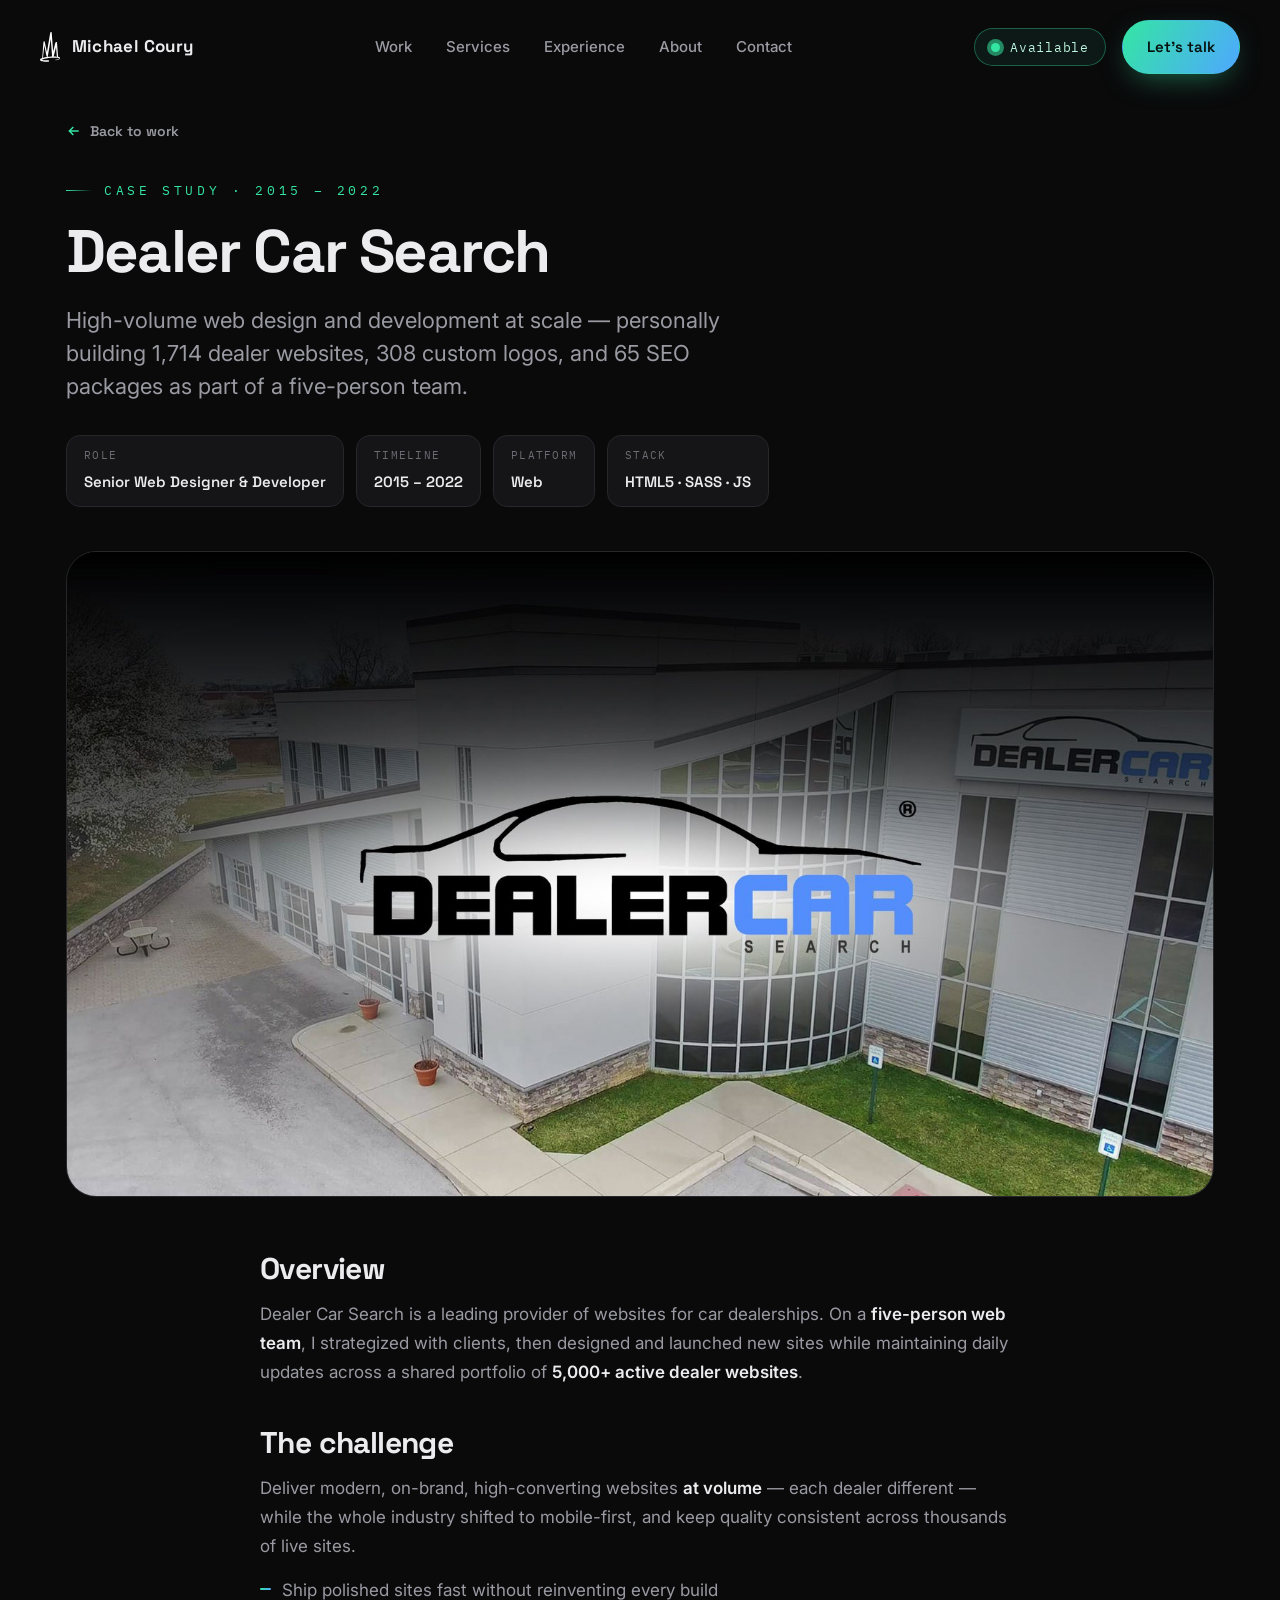
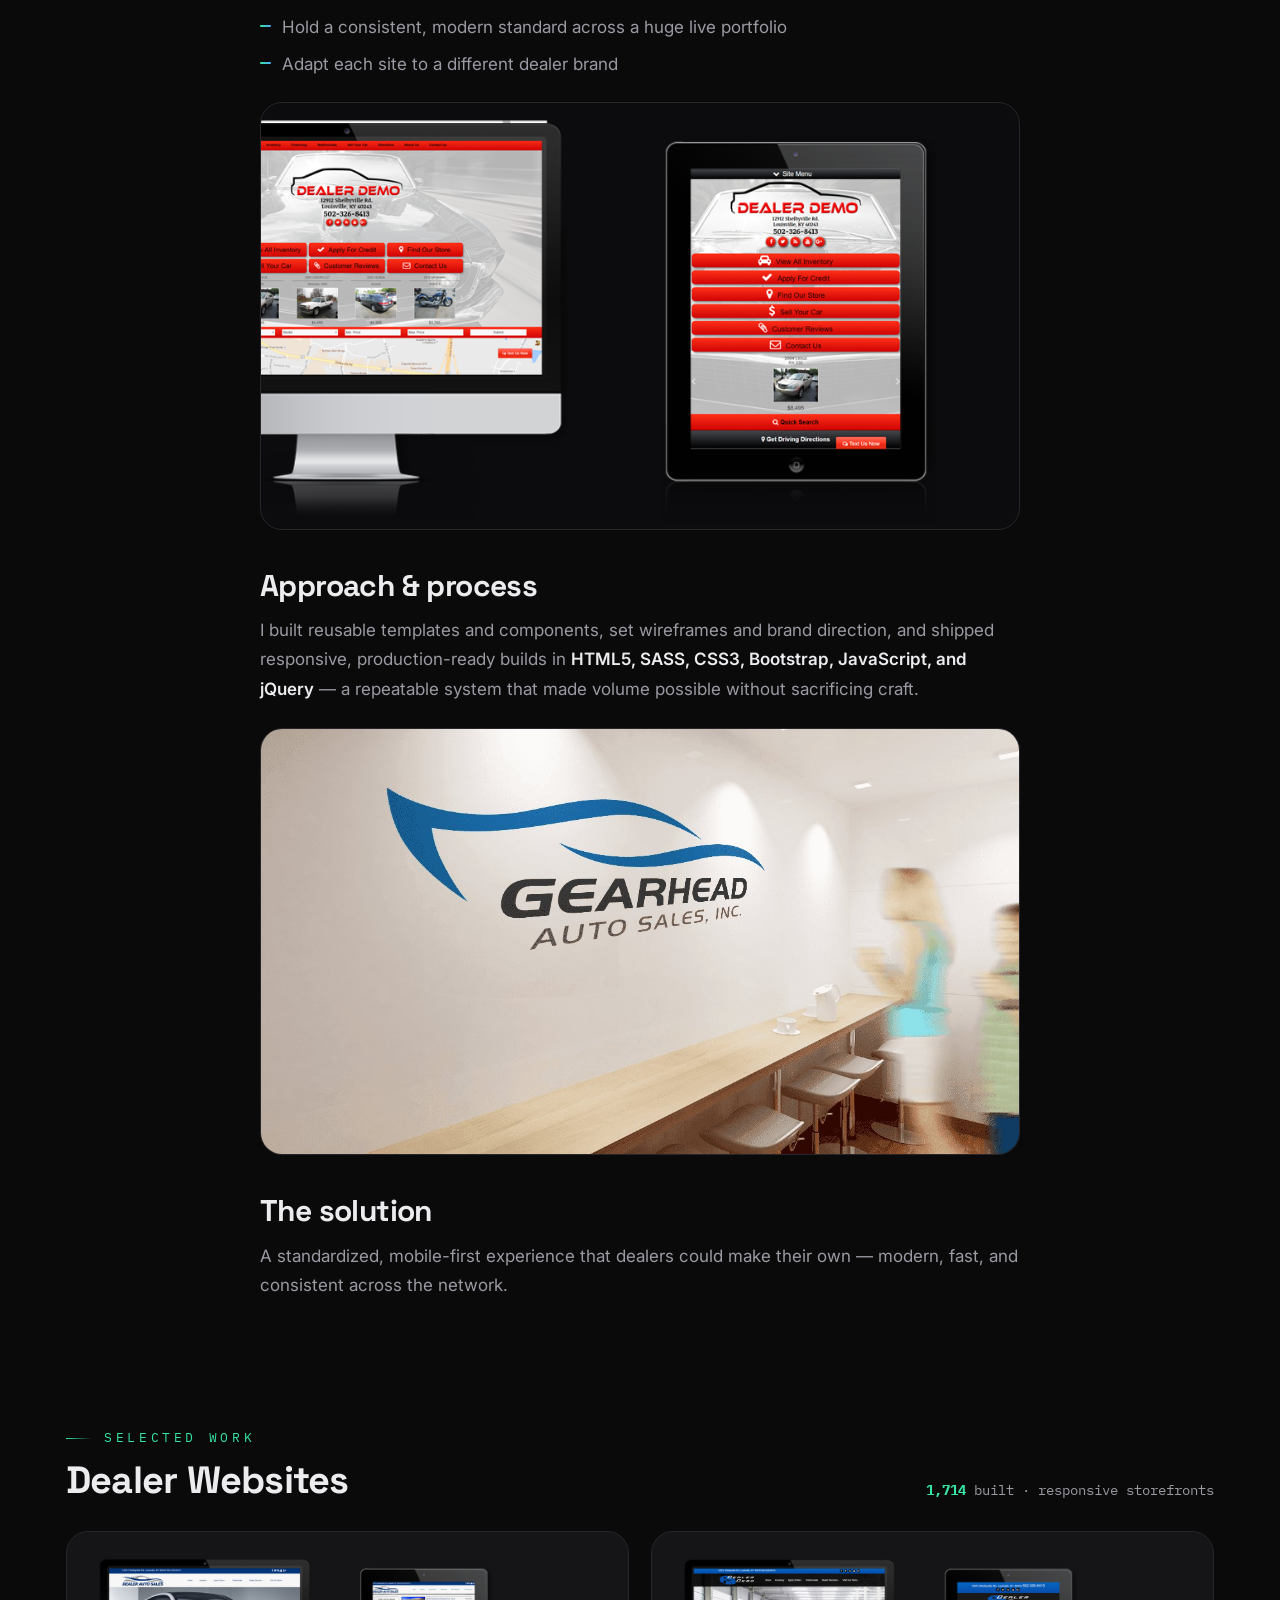
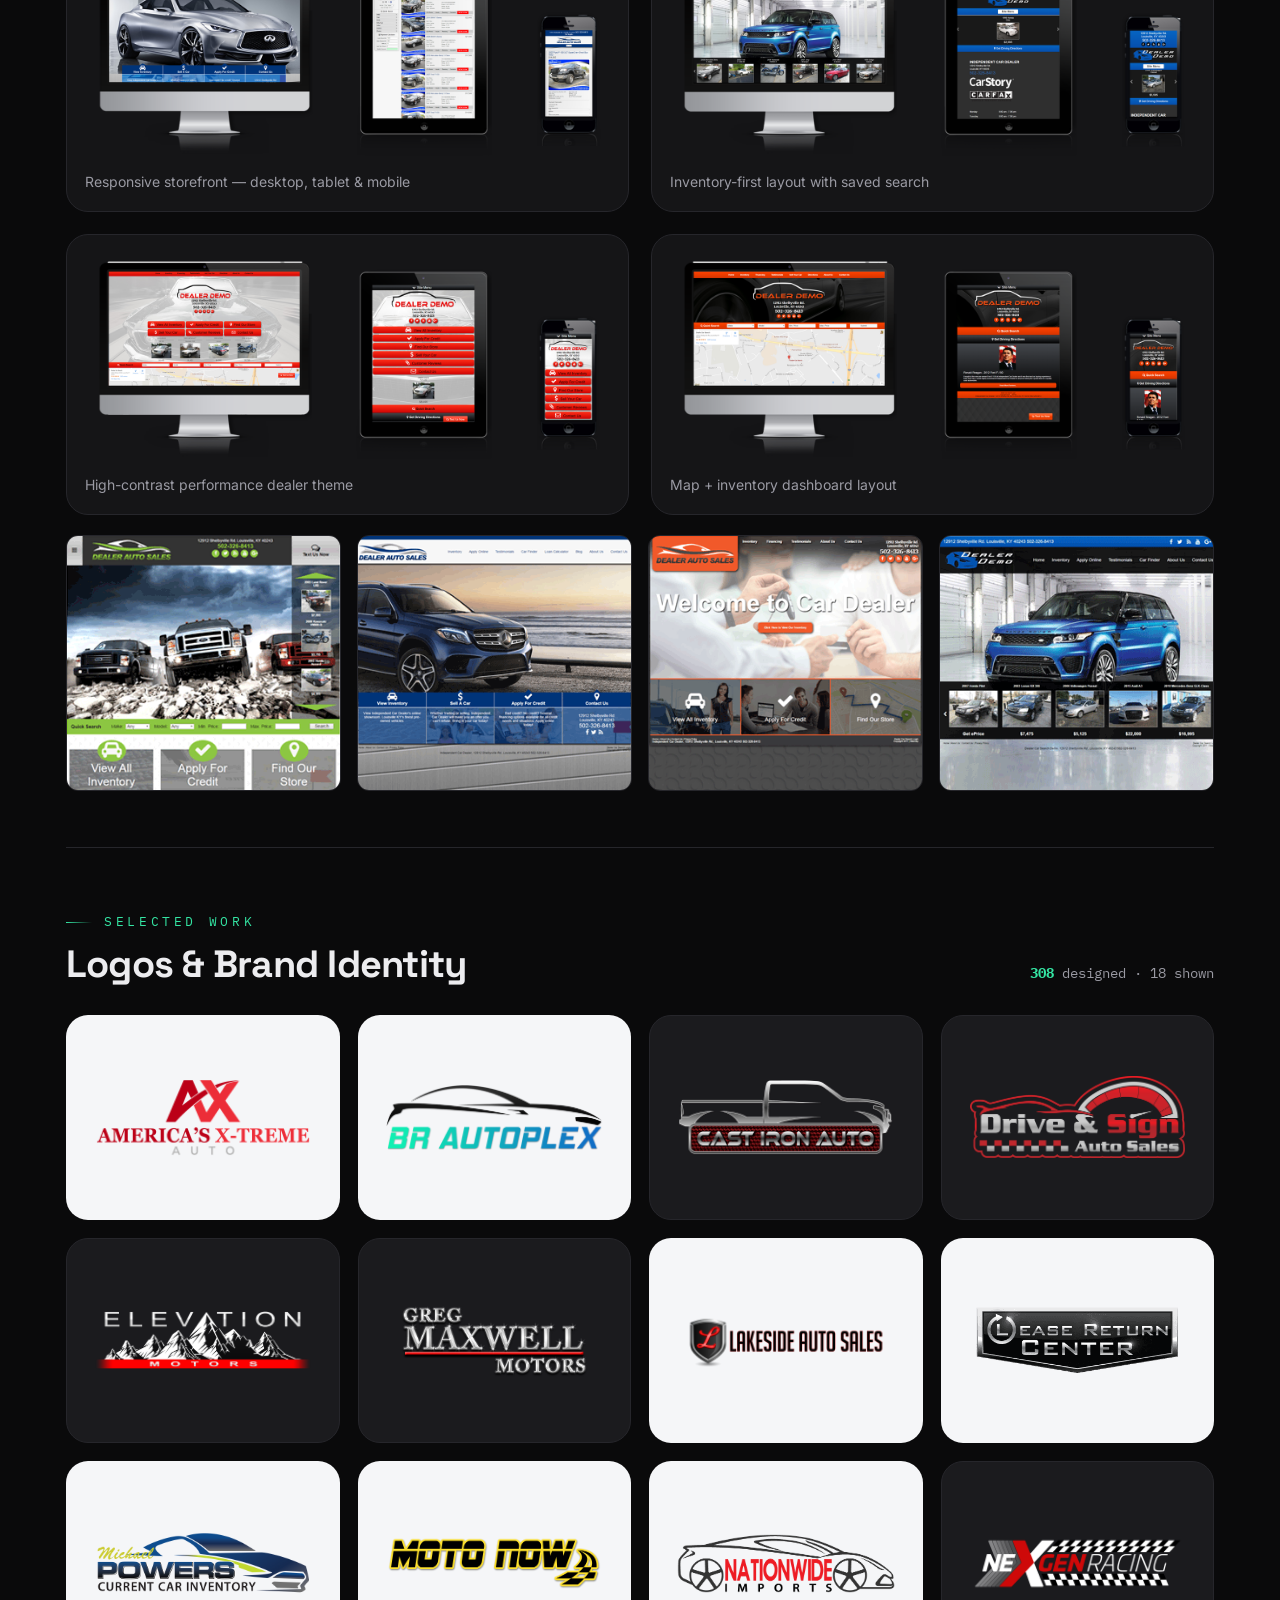
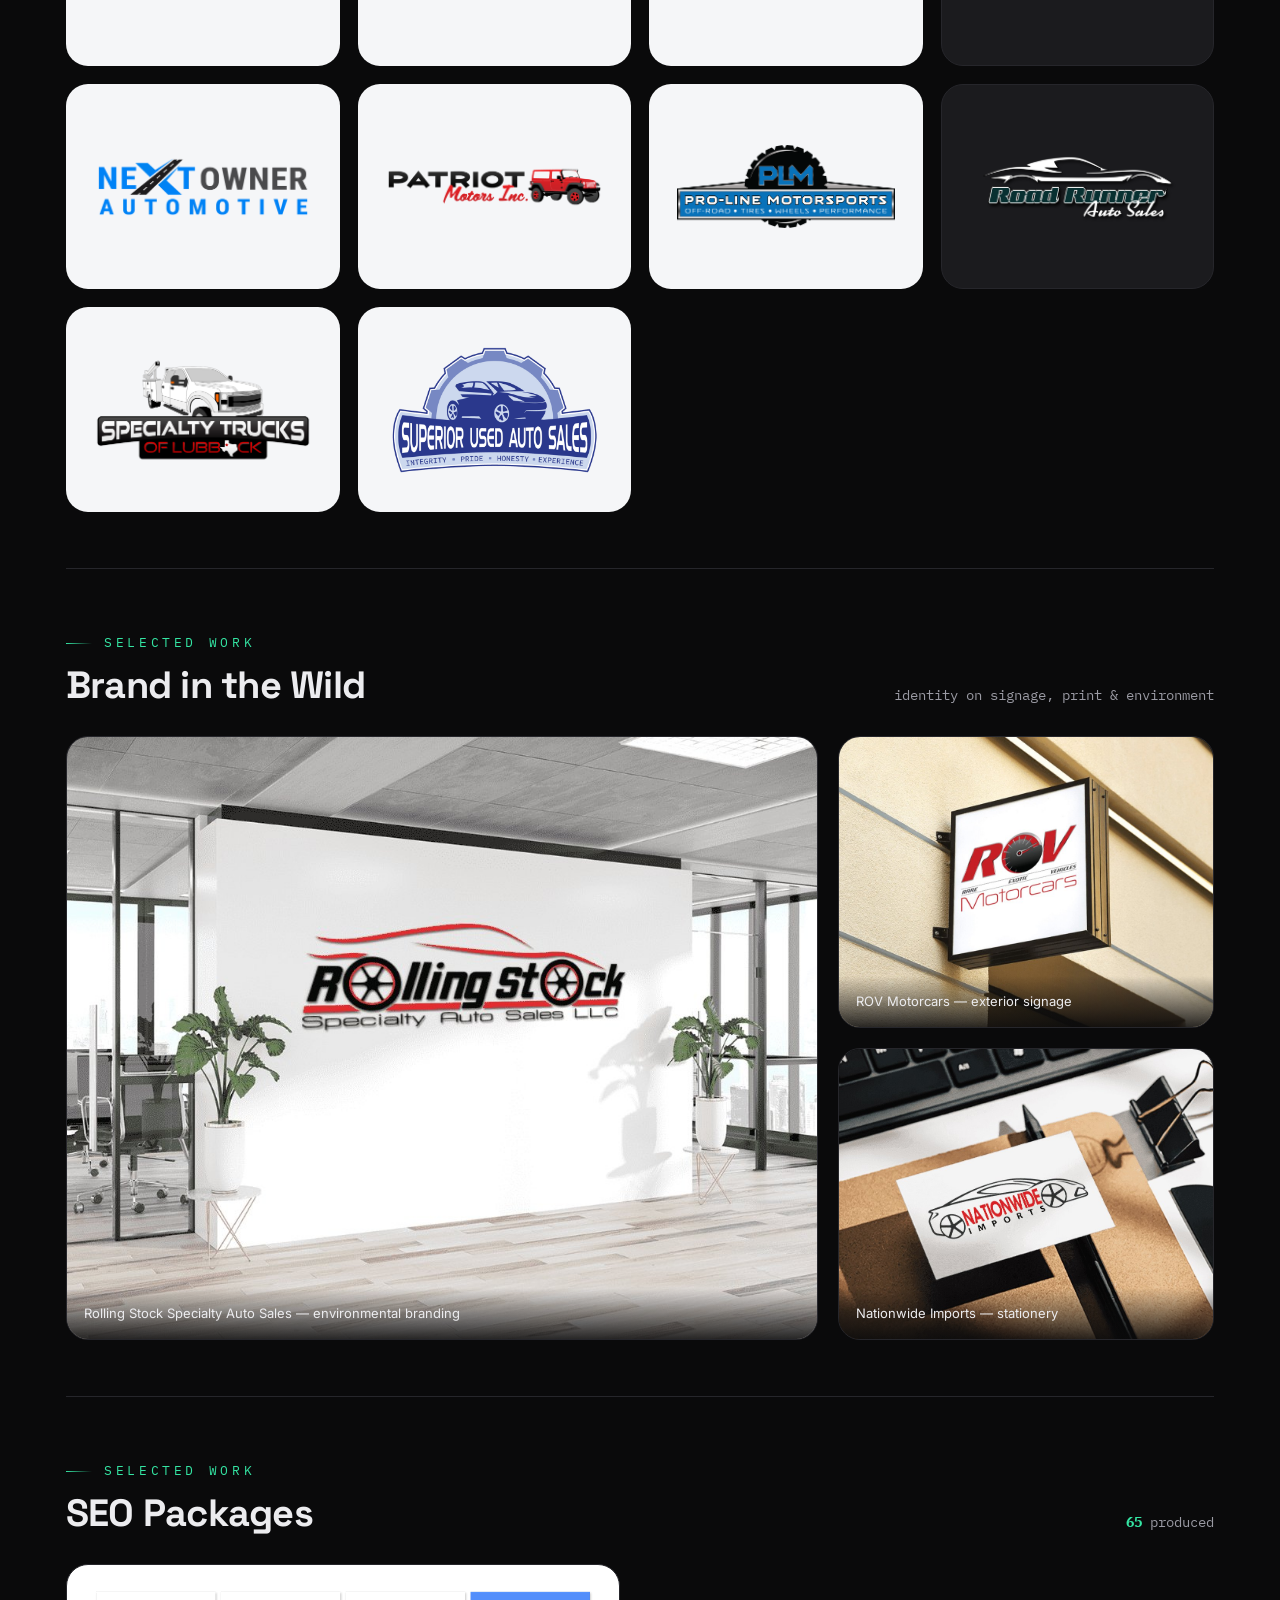
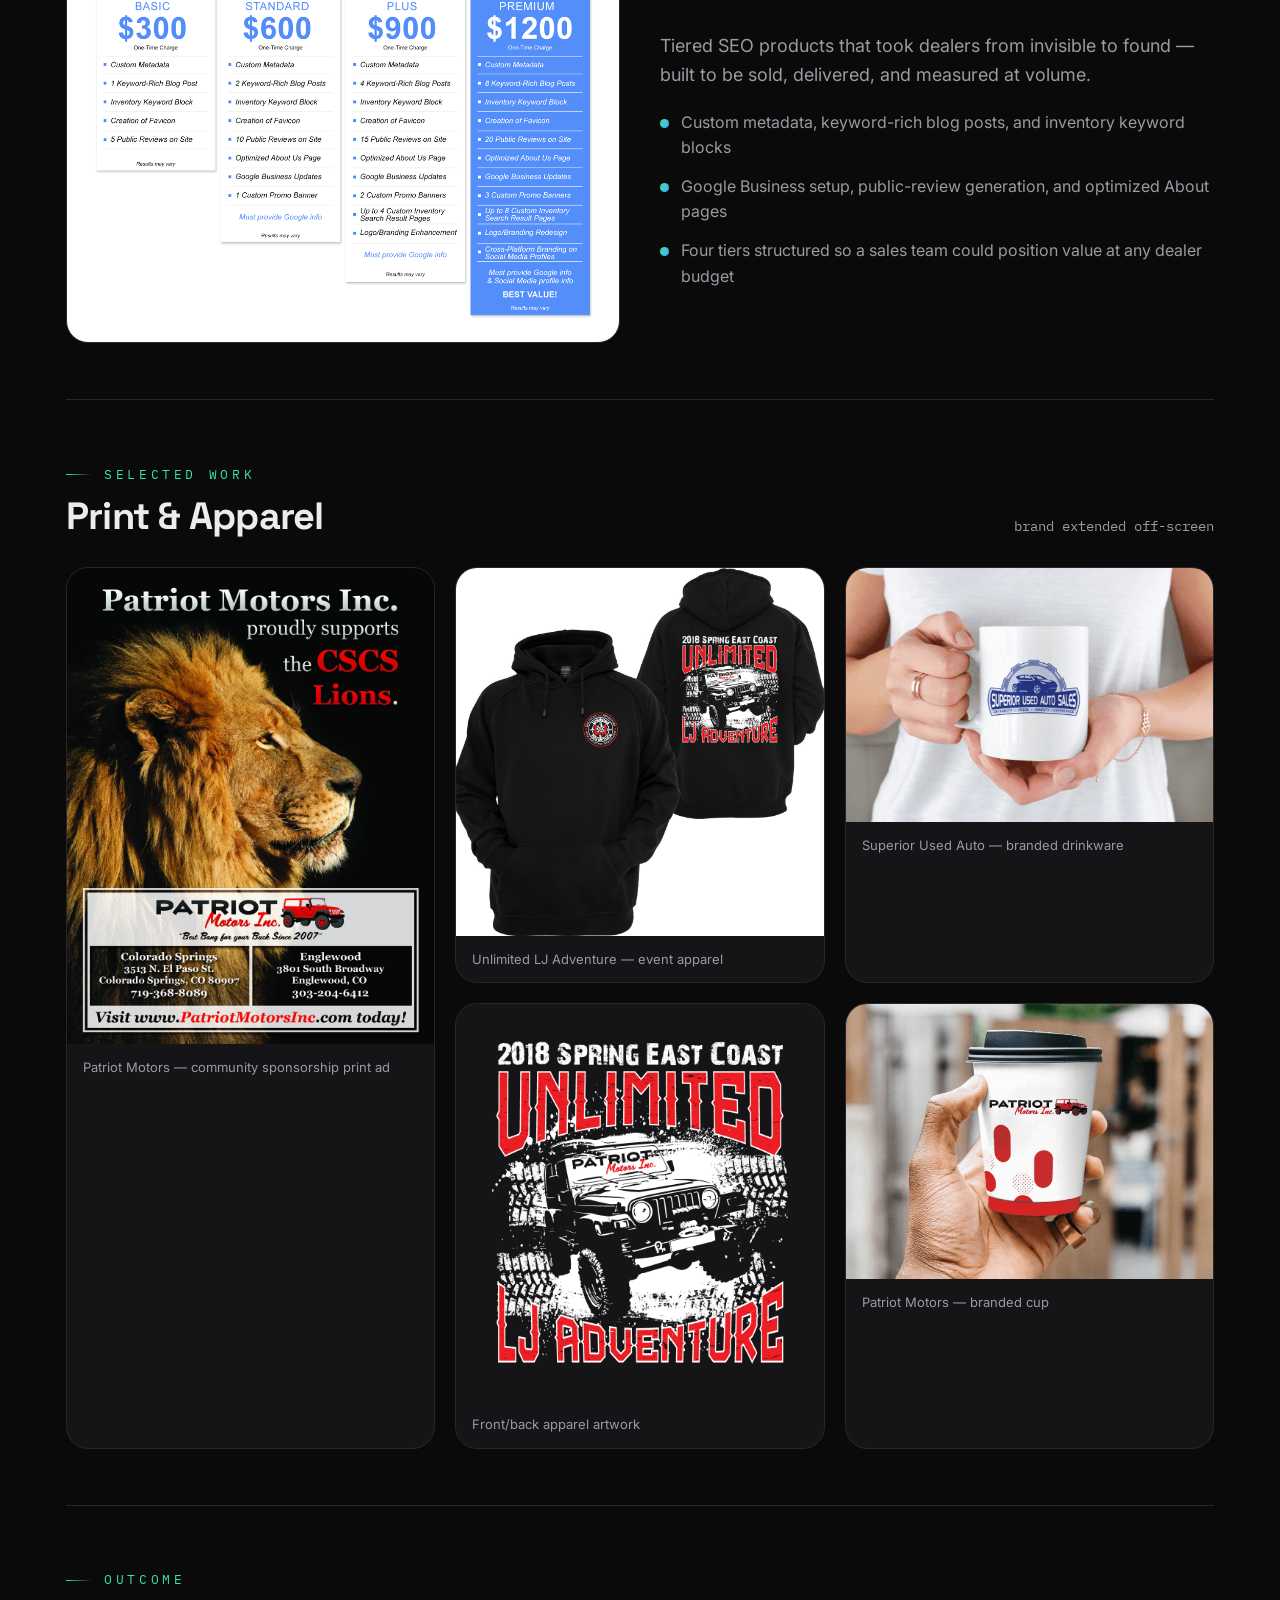
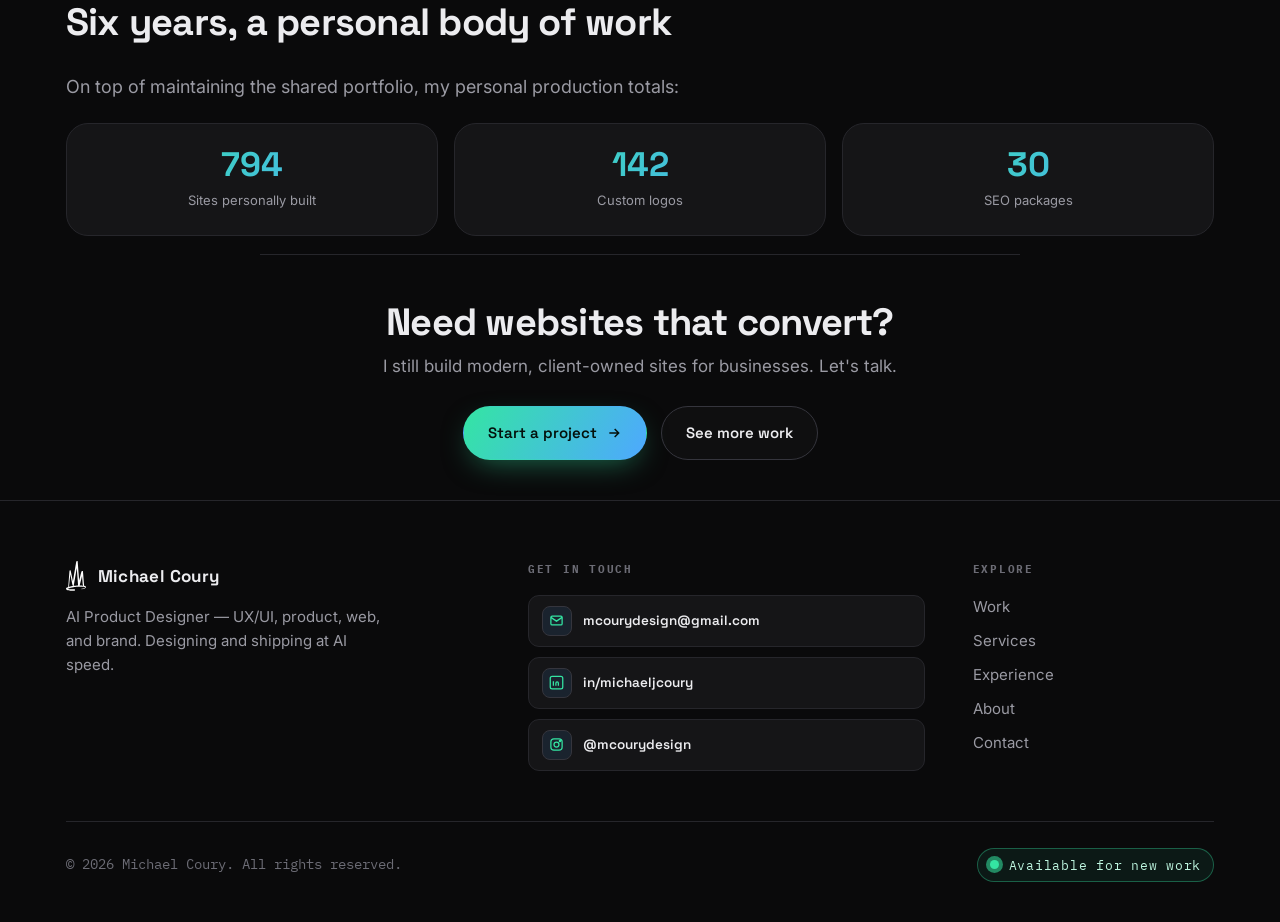
<file: work/dealer-car-search.html>
<!DOCTYPE html>
<html lang="en">
<head>
<meta charset="UTF-8"/>
<meta name="viewport" content="width=device-width, initial-scale=1"/>
<title>Dealer Car Search — Michael Coury</title>
<meta name="description" content="As part of a five-person web team, I personally designed and built 1,714 dealer websites, 308 custom logos, and 65 SEO packages on a shared portfolio of 5,000+ active sites."/>
<meta property="og:title" content="Dealer Car Search — Michael Coury"/>
<meta property="og:description" content="As part of a five-person web team, I personally designed and built 1,714 dealer websites, 308 custom logos, and 65 SEO packages on a shared portfolio of 5,000+ active sites."/>
<meta property="og:image" content="https://www.michaelcoury.com/assets/og-image.png"/>
<meta property="og:image:width" content="1200"/>
<meta property="og:image:height" content="630"/>
<meta name="twitter:image" content="https://www.michaelcoury.com/assets/og-image.png"/>
<link rel="icon" type="image/svg+xml" href="../assets/favicon.svg"/>
<link rel="apple-touch-icon" href="../assets/apple-touch-icon.png"/>
<script>document.documentElement.className+=' js';</script>
<link rel="preconnect" href="https://fonts.googleapis.com">
<link rel="preconnect" href="https://fonts.gstatic.com" crossorigin>
<link href="https://fonts.googleapis.com/css2?family=Space+Grotesk:wght@400;500;600;700&family=Inter:wght@400;500;600&family=IBM+Plex+Mono:wght@400;500;600;700&display=swap" rel="stylesheet">
<link rel="stylesheet" href="../styles.css"/>
<style>
/* ===== case-study gallery extensions (scoped x-*) ===== */
.cs-cover.has-img,.cs-shot.has-img{background:#0c0c0e}
.cs-cover.has-img::before,.cs-shot.has-img::before{opacity:0}
.cs-cover.has-img img,.cs-shot.has-img img{position:absolute;inset:0;width:100%;height:100%;object-fit:cover}
.x-work{margin-top:64px}
.x-sec{padding-top:56px;margin-top:56px;border-top:1px solid var(--line)}
.x-sec:first-child{border-top:none;margin-top:0}
.x-top{display:flex;align-items:flex-end;justify-content:space-between;gap:24px;flex-wrap:wrap;margin-bottom:30px}
.x-h2{font-family:var(--font-d);font-weight:700;font-size:clamp(24px,3.4vw,38px);letter-spacing:-.02em;max-width:820px}
.x-lead{color:var(--muted);font-size:18px;max-width:730px;margin-top:14px}
.x-count{color:var(--muted);font-size:14px;font-family:var(--font-m);white-space:nowrap}
.x-count b{color:var(--green)}
.x-cap{color:var(--muted);font-size:14px;margin-top:12px}
.x-wide{border-radius:var(--r-lg);overflow:hidden;border:1px solid var(--line);background:var(--surface)}
.x-wide.plain{background:transparent;border:none}
.x-wide img{width:100%;display:block}
.x-mt{margin-top:24px}
/* websites */
.x-web{display:grid;grid-template-columns:1fr 1fr;gap:22px}
.x-webcard{background:var(--surface);border:1px solid var(--line);border-radius:var(--r-lg);padding:18px;transition:.3s}
.x-webcard:hover{transform:translateY(-4px);border-color:var(--blue)}
.x-webcard img{width:100%;display:block;border-radius:10px}
.x-webcard .cap{margin-top:13px;color:var(--muted);font-size:14px}
.x-thumbs{display:grid;grid-template-columns:repeat(4,1fr);gap:16px;margin-top:20px}
.x-thumb{background:var(--surface);border:1px solid var(--line);border-radius:12px;overflow:hidden}
.x-thumb img{width:100%;display:block}
/* logos */
.x-logos{display:grid;grid-template-columns:repeat(4,1fr);gap:18px}
.x-logo{background:#f5f6f8;border-radius:var(--r-lg);aspect-ratio:4/3;display:flex;align-items:center;justify-content:center;padding:28px;position:relative;overflow:hidden;transition:.3s}
.x-logo:hover{transform:translateY(-3px);box-shadow:var(--shadow)}
.x-logo img{max-width:100%;max-height:100%;object-fit:contain}
.x-logo .name{position:absolute;left:0;right:0;bottom:0;color:#5c5c66;font-family:var(--font-m);font-size:10px;letter-spacing:.08em;text-transform:uppercase;padding:8px 10px;opacity:0;transition:.2s;text-align:center;background:rgba(0,0,0,.04)}
.x-logo:hover .name{opacity:1}
.x-logo.dark{background:#1b1b1e;border:1px solid var(--line)}
.x-logo.dark .name{color:var(--muted);background:rgba(255,255,255,.05)}
/* wild */
.x-wild{display:grid;grid-template-columns:2fr 1fr;gap:20px}
.x-wild .stack{display:grid;grid-template-rows:1fr 1fr;gap:20px}
.x-fig{border-radius:var(--r-lg);overflow:hidden;border:1px solid var(--line);position:relative;height:100%}
.x-fig img{width:100%;height:100%;object-fit:cover;display:block}
.x-fig figcaption{position:absolute;left:0;right:0;bottom:0;padding:15px 17px;background:linear-gradient(180deg,rgba(10,10,11,0),rgba(10,10,11,.85));font-size:13px;color:var(--text)}
.x-fig.big img{min-height:420px}
/* seo */
.x-seo{display:grid;grid-template-columns:1fr 1fr;gap:40px;align-items:center}
.x-seo .panel{background:#fff;border-radius:var(--r-lg);padding:20px;border:1px solid var(--line)}
.x-seo .panel img{width:100%;display:block;border-radius:6px}
.x-list{list-style:none;margin-top:20px;display:flex;flex-direction:column;gap:13px}
.x-list li{display:flex;gap:12px;color:var(--muted);font-size:16px}
.x-list li::before{content:"";width:9px;height:9px;border-radius:50%;background:var(--grad);margin-top:9px;flex:none}
/* merch */
.x-merch{display:grid;grid-template-columns:repeat(3,1fr);gap:20px}
.x-merch figure{border-radius:var(--r-lg);overflow:hidden;border:1px solid var(--line);background:var(--surface)}
.x-merch img{width:100%;display:block;object-fit:cover}
.x-merch figcaption{padding:13px 16px;color:var(--muted);font-size:13px}
.x-tall{grid-row:span 2}
/* brand feature */
.x-brandfeat{display:grid;grid-template-columns:1.3fr 1fr;gap:36px;align-items:center}
.x-brandfeat .shot{border-radius:var(--r-lg);overflow:hidden;border:1px solid var(--line)}
.x-brandfeat .shot img{width:100%;display:block}
.x-brandfeat p{color:var(--muted);margin-bottom:14px}.x-brandfeat strong{color:var(--text)}
.x-swatches{display:flex;gap:10px;margin-top:20px;align-items:center}
.x-sw{width:38px;height:38px;border-radius:10px;border:1px solid var(--line)}
.x-swlabel{font-family:var(--font-m);font-size:12px;color:var(--muted)}
/* devices */
.x-devices{display:grid;grid-template-columns:repeat(3,1fr);gap:24px}
.x-phone{background:var(--surface-2);border:1px solid var(--line);border-radius:26px;padding:12px;transition:.3s}
.x-phone:hover{transform:translateY(-4px);border-color:var(--green)}
.x-phone img{width:100%;display:block;border-radius:16px}
.x-phone .cap{color:var(--muted);font-size:13px;text-align:center;padding:12px 6px 4px}
/* masonry */
.x-mkt{columns:3;column-gap:20px}
.x-mkt figure{break-inside:avoid;margin-bottom:20px;border-radius:var(--r);overflow:hidden;border:1px solid var(--line);background:var(--surface)}
.x-mkt img{width:100%;display:block}
.x-mkt figcaption{padding:12px 14px;color:var(--muted);font-size:13px}
/* duo / launch */
.x-duo,.x-launch{display:grid;gap:20px}
.x-duo{grid-template-columns:1fr 1fr}
.x-launch{grid-template-columns:2fr 1fr}
.x-duo figure,.x-launch figure{border-radius:var(--r-lg);overflow:hidden;border:1px solid var(--line);background:var(--surface)}
.x-duo img,.x-launch img{width:100%;display:block}
.x-duo figcaption,.x-launch figcaption{padding:12px 16px;color:var(--muted);font-size:13px}
/* logo hero */
.x-logohero{background:radial-gradient(circle at 50% 40%,#242012,#0d0d0e 70%);border:1px solid var(--line);border-radius:var(--r-lg);padding:60px;display:flex;align-items:center;justify-content:center}
.x-logohero img{max-width:70%;display:block}
/* coach */
.x-coach{display:grid;grid-template-columns:1fr 1.2fr;gap:36px;align-items:center}
.x-coach .photo{border-radius:var(--r-lg);overflow:hidden;border:1px solid var(--line)}
.x-coach .photo img{width:100%;display:block}
.x-coach p{color:var(--muted);margin-bottom:14px}.x-coach strong{color:var(--text)}
/* truce stats */
.x-stats{display:grid;grid-template-columns:repeat(3,1fr);gap:16px}
.x-stat{background:var(--surface);border:1px solid var(--line);border-radius:var(--r-lg);padding:24px 20px}
.x-stat .n{font-family:var(--font-d);font-weight:700;font-size:28px;letter-spacing:-.01em;background:var(--grad);-webkit-background-clip:text;background-clip:text;color:transparent;line-height:1.1}
.x-stat .l{color:var(--muted);font-size:14px;margin-top:8px}
/* screens */
.x-screens{display:grid;grid-template-columns:1fr 1fr;gap:28px;max-width:760px;margin:0 auto}
.x-screens figure{border-radius:22px;overflow:hidden;border:1px solid var(--line);background:var(--surface-2);padding:10px}
.x-screens img{width:100%;display:block;border-radius:14px}
.x-screens figcaption{color:var(--muted);font-size:13px;text-align:center;padding:12px 0 4px}
/* grid-2 */
.x-grid2{display:grid;grid-template-columns:1fr 1fr;gap:22px}
.x-grid2 figure{border-radius:var(--r-lg);overflow:hidden;border:1px solid var(--line);background:var(--surface)}
.x-grid2 img{width:100%;display:block}
.x-grid2 figcaption{padding:12px 16px;color:var(--muted);font-size:13px}
/* flow feature */
.x-flow{display:grid;grid-template-columns:1fr 1.4fr;gap:36px;align-items:start}
.x-flow .txt{position:sticky;top:100px}
.x-flow p{color:var(--muted);margin-bottom:14px}.x-flow strong{color:var(--text)}
.x-flowscroll{border-radius:var(--r-lg);border:1px solid var(--line);background:var(--surface);padding:14px;max-height:720px;overflow:hidden;position:relative}
.x-flowscroll img{width:100%;display:block;border-radius:8px}
.x-flowscroll::after{content:"";position:absolute;inset:auto 0 0 0;height:90px;background:linear-gradient(180deg,rgba(21,21,23,0),var(--surface))}
/* outcome cards */
.x-outcome{display:grid;grid-template-columns:repeat(3,1fr);gap:18px}
.x-ocard{background:var(--surface);border:1px solid var(--line);border-radius:var(--r-lg);padding:26px 22px}
.x-ocard h3{font-size:19px;margin-bottom:8px}.x-ocard p{color:var(--muted);font-size:15px}
@media(max-width:860px){
  .x-web,.x-wild,.x-seo,.x-brandfeat,.x-coach,.x-flow,.x-duo,.x-launch,.x-grid2{grid-template-columns:1fr}
  .x-logos,.x-thumbs,.x-merch{grid-template-columns:1fr 1fr}
  .x-devices{grid-template-columns:1fr}
  .x-stats,.x-outcome{grid-template-columns:1fr}
  .x-mkt{columns:1}
  .x-flow .txt{position:static}
  .x-screens{grid-template-columns:1fr 1fr}
}
</style>
</head>
<body>
<div id="glow"></div>
<header id="hdr">
  <div class="wrap nav">
    <a class="brand" href="../index.html#top">
      <img src="../assets/logo-icon.svg" alt="Michael Coury crown logo"/>
      <span>Michael Coury</span>
    </a>
    <nav class="nav-links" id="navlinks">
      <a href="../index.html#work">Work</a>
      <a href="../index.html#services">Services</a>
      <a href="../index.html#history">Experience</a>
      <a href="../index.html#about">About</a>
      <a href="../index.html#contact">Contact</a>
    </nav>
    <div class="nav-cta">
      <span class="avail"><span class="dot"></span>Available</span>
      <a href="../index.html#contact" class="btn btn-primary">Let's talk</a>
      <button class="burger" id="burger" aria-label="Menu" aria-expanded="false"><span></span><span></span><span></span></button>
    </div>
  </div>
</header>
<main class="cs">
  <div class="wrap">
    <a class="cs-back" href="../index.html#work"><svg viewBox="0 0 24 24" fill="none" stroke-width="2.2"><path d="M19 12H5M11 18l-6-6 6-6"/></svg> Back to work</a>
    <div class="cs-hero">
      <span class="eyebrow">Case study · 2015 – 2022</span>
      <h1>Dealer Car Search</h1>
      <p class="cs-lead">High-volume web design and development at scale — personally building 1,714 dealer websites, 308 custom logos, and 65 SEO packages as part of a five-person team.</p>
      <div class="cs-chips"><div><span>Role</span><b>Senior Web Designer &amp; Developer</b></div><div><span>Timeline</span><b>2015 – 2022</b></div><div><span>Platform</span><b>Web</b></div><div><span>Stack</span><b>HTML5 · SASS · JS</b></div></div>
    </div>
    <figure class="cs-cover has-img"><img src="../assets/dcs/cover-dealercar-building.jpg" alt="Dealer Car Search branding on a dealership"></figure>
    <div class="cs-body">
      <div class="cs-block reveal"><h2>Overview</h2><p>Dealer Car Search is a leading provider of websites for car dealerships. On a <strong>five-person web team</strong>, I strategized with clients, then designed and launched new sites while maintaining daily updates across a shared portfolio of <strong>5,000+ active dealer websites</strong>.</p></div>
      <div class="cs-block reveal"><h2>The challenge</h2><p>Deliver modern, on-brand, high-converting websites <strong>at volume</strong> — each dealer different — while the whole industry shifted to mobile-first, and keep quality consistent across thousands of live sites.</p><ul class='pts'><li>Ship polished sites fast without reinventing every build</li><li>Hold a consistent, modern standard across a huge live portfolio</li><li>Adapt each site to a different dealer brand</li></ul><figure class="cs-shot has-img"><img src="../assets/dcs/web-style-51.png" alt="Responsive dealer website"></figure></div>
      <div class="cs-block reveal"><h2>Approach &amp; process</h2><p>I built reusable templates and components, set wireframes and brand direction, and shipped responsive, production-ready builds in <strong>HTML5, SASS, CSS3, Bootstrap, JavaScript, and jQuery</strong> — a repeatable system that made volume possible without sacrificing craft.</p><figure class="cs-shot has-img"><img src="../assets/dcs/mockup-gearhead-wall.jpg" alt="Dealer brand identity applied in the real world"></figure></div>
      <div class="cs-block reveal"><h2>The solution</h2><p>A standardized, mobile-first experience that dealers could make their own — modern, fast, and consistent across the network.</p></div>
    </div>

    <div class="x-work">
      <section class="x-sec reveal">
        <div class="x-top"><div><span class="eyebrow">Selected work</span><h2 class="x-h2" style="margin-top:12px">Dealer Websites</h2></div><div class="x-count"><b>1,714</b> built · responsive storefronts</div></div>
        <div class="x-web">
          <div class="x-webcard"><img src="../assets/dcs/web-style-48.png" alt="Responsive dealer site"><div class="cap">Responsive storefront — desktop, tablet &amp; mobile</div></div>
          <div class="x-webcard"><img src="../assets/dcs/web-style-57.png" alt="Responsive dealer site"><div class="cap">Inventory-first layout with saved search</div></div>
          <div class="x-webcard"><img src="../assets/dcs/web-style-51.png" alt="Responsive dealer site"><div class="cap">High-contrast performance dealer theme</div></div>
          <div class="x-webcard"><img src="../assets/dcs/web-style-55.png" alt="Responsive dealer site"><div class="cap">Map + inventory dashboard layout</div></div>
        </div>
        <div class="x-thumbs">
          <div class="x-thumb"><img src="../assets/dcs/web-thumb-75.png" alt="Dealer homepage"></div>
          <div class="x-thumb"><img src="../assets/dcs/web-thumb-77.png" alt="Dealer homepage"></div>
          <div class="x-thumb"><img src="../assets/dcs/web-thumb-79.png" alt="Dealer homepage"></div>
          <div class="x-thumb"><img src="../assets/dcs/web-thumb-84.png" alt="Dealer homepage"></div>
        </div>
      </section>

      <section class="x-sec reveal">
        <div class="x-top"><div><span class="eyebrow">Selected work</span><h2 class="x-h2" style="margin-top:12px">Logos &amp; Brand Identity</h2></div><div class="x-count"><b>308</b> designed · 18 shown</div></div>
        <div class="x-logos">
          <div class="x-logo"><img src="../assets/dcs/logo-americas-xtreme.png" alt="America's X-Treme Auto"><span class="name">America's X-Treme Auto</span></div>
          <div class="x-logo"><img src="../assets/dcs/logo-br-autoplex.png" alt="BR Autoplex"><span class="name">BR Autoplex</span></div>
          <div class="x-logo dark"><img src="../assets/dcs/logo-cast-iron.png" alt="Cast Iron Auto"><span class="name">Cast Iron Auto</span></div>
          <div class="x-logo dark"><img src="../assets/dcs/logo-drive-sign.png" alt="Drive & Sign Auto Sales"><span class="name">Drive &amp; Sign Auto Sales</span></div>
          <div class="x-logo dark"><img src="../assets/dcs/logo-elevation.png" alt="Elevation Motors"><span class="name">Elevation Motors</span></div>
          <div class="x-logo dark"><img src="../assets/dcs/logo-greg-maxwell.png" alt="Greg Maxwell Motors"><span class="name">Greg Maxwell Motors</span></div>
          <div class="x-logo"><img src="../assets/dcs/logo-lakeside.png" alt="Lakeside Auto Sales"><span class="name">Lakeside Auto Sales</span></div>
          <div class="x-logo"><img src="../assets/dcs/logo-lease-return.png" alt="Lease Return Center"><span class="name">Lease Return Center</span></div>
          <div class="x-logo"><img src="../assets/dcs/logo-moto-now.png" alt="Moto Now"><span class="name">Moto Now</span></div>
          <div class="x-logo"><img src="../assets/dcs/logo-mountain-motors.png" alt="Mountain Motors"><span class="name">Mountain Motors</span></div>
          <div class="x-logo"><img src="../assets/dcs/logo-nationwide.png" alt="Nationwide Imports"><span class="name">Nationwide Imports</span></div>
          <div class="x-logo dark"><img src="../assets/dcs/logo-nexgen-racing.png" alt="NexGen Racing"><span class="name">NexGen Racing</span></div>
          <div class="x-logo"><img src="../assets/dcs/logo-nextowner.png" alt="NextOwner Automotive"><span class="name">NextOwner Automotive</span></div>
          <div class="x-logo"><img src="../assets/dcs/logo-patriot-motors.png" alt="Patriot Motors Inc."><span class="name">Patriot Motors Inc.</span></div>
          <div class="x-logo"><img src="../assets/dcs/logo-proline.png" alt="Pro-Line Motorsports"><span class="name">Pro-Line Motorsports</span></div>
          <div class="x-logo dark"><img src="../assets/dcs/logo-road-runner.png" alt="Road Runner Auto Sales"><span class="name">Road Runner Auto Sales</span></div>
          <div class="x-logo"><img src="../assets/dcs/logo-specialty-trucks.png" alt="Specialty Trucks of Lubbock"><span class="name">Specialty Trucks of Lubbock</span></div>
          <div class="x-logo"><img src="../assets/dcs/logo-superior-badge.png" alt="Superior Used Auto Sales"><span class="name">Superior Used Auto Sales</span></div>
        </div>
      </section>

      <section class="x-sec reveal">
        <div class="x-top"><div><span class="eyebrow">Selected work</span><h2 class="x-h2" style="margin-top:12px">Brand in the Wild</h2></div><div class="x-count">identity on signage, print &amp; environment</div></div>
        <div class="x-wild">
          <figure class="x-fig big"><img src="../assets/dcs/mockup-rollingstock-wall.jpg" alt="Rolling Stock logo on office wall"><figcaption>Rolling Stock Specialty Auto Sales — environmental branding</figcaption></figure>
          <div class="stack">
            <figure class="x-fig"><img src="../assets/dcs/mockup-rev-sign.jpg" alt="ROV Motorcars signage"><figcaption>ROV Motorcars — exterior signage</figcaption></figure>
            <figure class="x-fig"><img src="../assets/dcs/mockup-nationwide-card.jpg" alt="Nationwide Imports stationery"><figcaption>Nationwide Imports — stationery</figcaption></figure>
          </div>
        </div>
      </section>

      <section class="x-sec reveal">
        <div class="x-top"><div><span class="eyebrow">Selected work</span><h2 class="x-h2" style="margin-top:12px">SEO Packages</h2></div><div class="x-count"><b>65</b> produced</div></div>
        <div class="x-seo">
          <div class="panel"><img src="../assets/dcs/seo-packages.png" alt="SEO package tiers"></div>
          <div>
            <p class="x-lead">Tiered SEO products that took dealers from invisible to found — built to be sold, delivered, and measured at volume.</p>
            <ul class="x-list">
              <li>Custom metadata, keyword-rich blog posts, and inventory keyword blocks</li>
              <li>Google Business setup, public-review generation, and optimized About pages</li>
              <li>Four tiers structured so a sales team could position value at any dealer budget</li>
            </ul>
          </div>
        </div>
      </section>

      <section class="x-sec reveal">
        <div class="x-top"><div><span class="eyebrow">Selected work</span><h2 class="x-h2" style="margin-top:12px">Print &amp; Apparel</h2></div><div class="x-count">brand extended off-screen</div></div>
        <div class="x-merch">
          <figure class="x-tall"><img src="../assets/dcs/print-patriot-ad.jpg" alt="Patriot Motors print ad"><figcaption>Patriot Motors — community sponsorship print ad</figcaption></figure>
          <figure><img src="../assets/dcs/merch-hoodie-model.jpg" alt="Event apparel"><figcaption>Unlimited LJ Adventure — event apparel</figcaption></figure>
          <figure><img src="../assets/dcs/merch-superior-mug.jpg" alt="Branded mug"><figcaption>Superior Used Auto — branded drinkware</figcaption></figure>
          <figure><img src="../assets/dcs/merch-hoodie-art.png" alt="Apparel artwork"><figcaption>Front/back apparel artwork</figcaption></figure>
          <figure><img src="../assets/dcs/merch-patriot-cup.jpg" alt="Branded cup"><figcaption>Patriot Motors — branded cup</figcaption></figure>
        </div>
      </section>

      <section class="x-sec reveal">
        <div class="x-top"><div><span class="eyebrow">Outcome</span><h2 class="x-h2" style="margin-top:12px">Six years, a personal body of work</h2></div></div>
        <p class="x-lead" style="margin-bottom:22px">On top of maintaining the shared portfolio, my personal production totals:</p>
        <div class="cs-metrics" data-counters>
          <div class="cs-metric"><b data-count="1714">0</b><span>Sites personally built</span></div>
          <div class="cs-metric"><b data-count="308">0</b><span>Custom logos</span></div>
          <div class="cs-metric"><b data-count="65">0</b><span>SEO packages</span></div>
        </div>
      </section>
    </div>

    <section class="next-cta reveal">
      <h2>Need websites that convert?</h2>
      <p>I still build modern, client-owned sites for businesses. Let's talk.</p>
      <div class="btns">
        <a class="btn btn-primary" href="../index.html#contact">Start a project <svg viewBox="0 0 24 24" fill="none" stroke="currentColor" stroke-width="2.2"><path d="M5 12h14M13 6l6 6-6 6"/></svg></a>
        <a class="btn btn-ghost" href="../index.html#work">See more work</a>
      </div>
    </section>
  </div>
</main>
<footer>
  <div class="wrap">
    <div class="foot-top">
      <div class="foot-brand">
        <a class="brand" href="../index.html#top"><img src="../assets/logo-icon.svg" alt="Michael Coury"/><span>Michael Coury</span></a>
        <p>AI Product Designer — UX/UI, product, web, and brand. Designing and shipping at AI speed.</p>
      </div>
      <div class="foot-contact">
        <h5>Get in touch</h5>
        <a class="cm-mini" href="mailto:mcourydesign@gmail.com"><span class="ci"><svg viewBox="0 0 24 24" fill="none" stroke-width="2"><rect x="3" y="5" width="18" height="14" rx="2"/><path d="M3 7l9 6 9-6"/></svg></span><span>mcourydesign@gmail.com</span></a>
        
        <a class="cm-mini" href="https://www.linkedin.com/in/michaeljcoury/" target="_blank" rel="noopener"><span class="ci"><svg viewBox="0 0 24 24" fill="none" stroke-width="2"><rect x="2" y="2" width="20" height="20" rx="3"/><path d="M7 10v7M7 7v.01M11 17v-4a2 2 0 0 1 4 0v4M11 13v4"/></svg></span><span>in/michaeljcoury</span></a>
        <a class="cm-mini" href="https://www.instagram.com/mcourydesign/" target="_blank" rel="noopener"><span class="ci"><svg viewBox="0 0 24 24" fill="none" stroke-width="2"><rect x="3" y="3" width="18" height="18" rx="5"/><circle cx="12" cy="12" r="4"/><circle cx="17.5" cy="6.5" r="1"/></svg></span><span>@mcourydesign</span></a>
      </div>
      <div class="foot-cols">
        <div class="foot-col"><h5>Explore</h5>
          <a href="../index.html#work">Work</a><a href="../index.html#services">Services</a><a href="../index.html#history">Experience</a><a href="../index.html#about">About</a><a href="../index.html#contact">Contact</a></div>
      </div>
    </div>
    <div class="foot-bottom">
      <span>© 2026 Michael Coury. All rights reserved.</span>
      <span><span class="avail" style="padding:6px 12px"><span class="dot"></span>Available for new work</span></span>
    </div>
  </div>
</footer>
<script src="../script.js"></script>
</body>
</html>
</file>
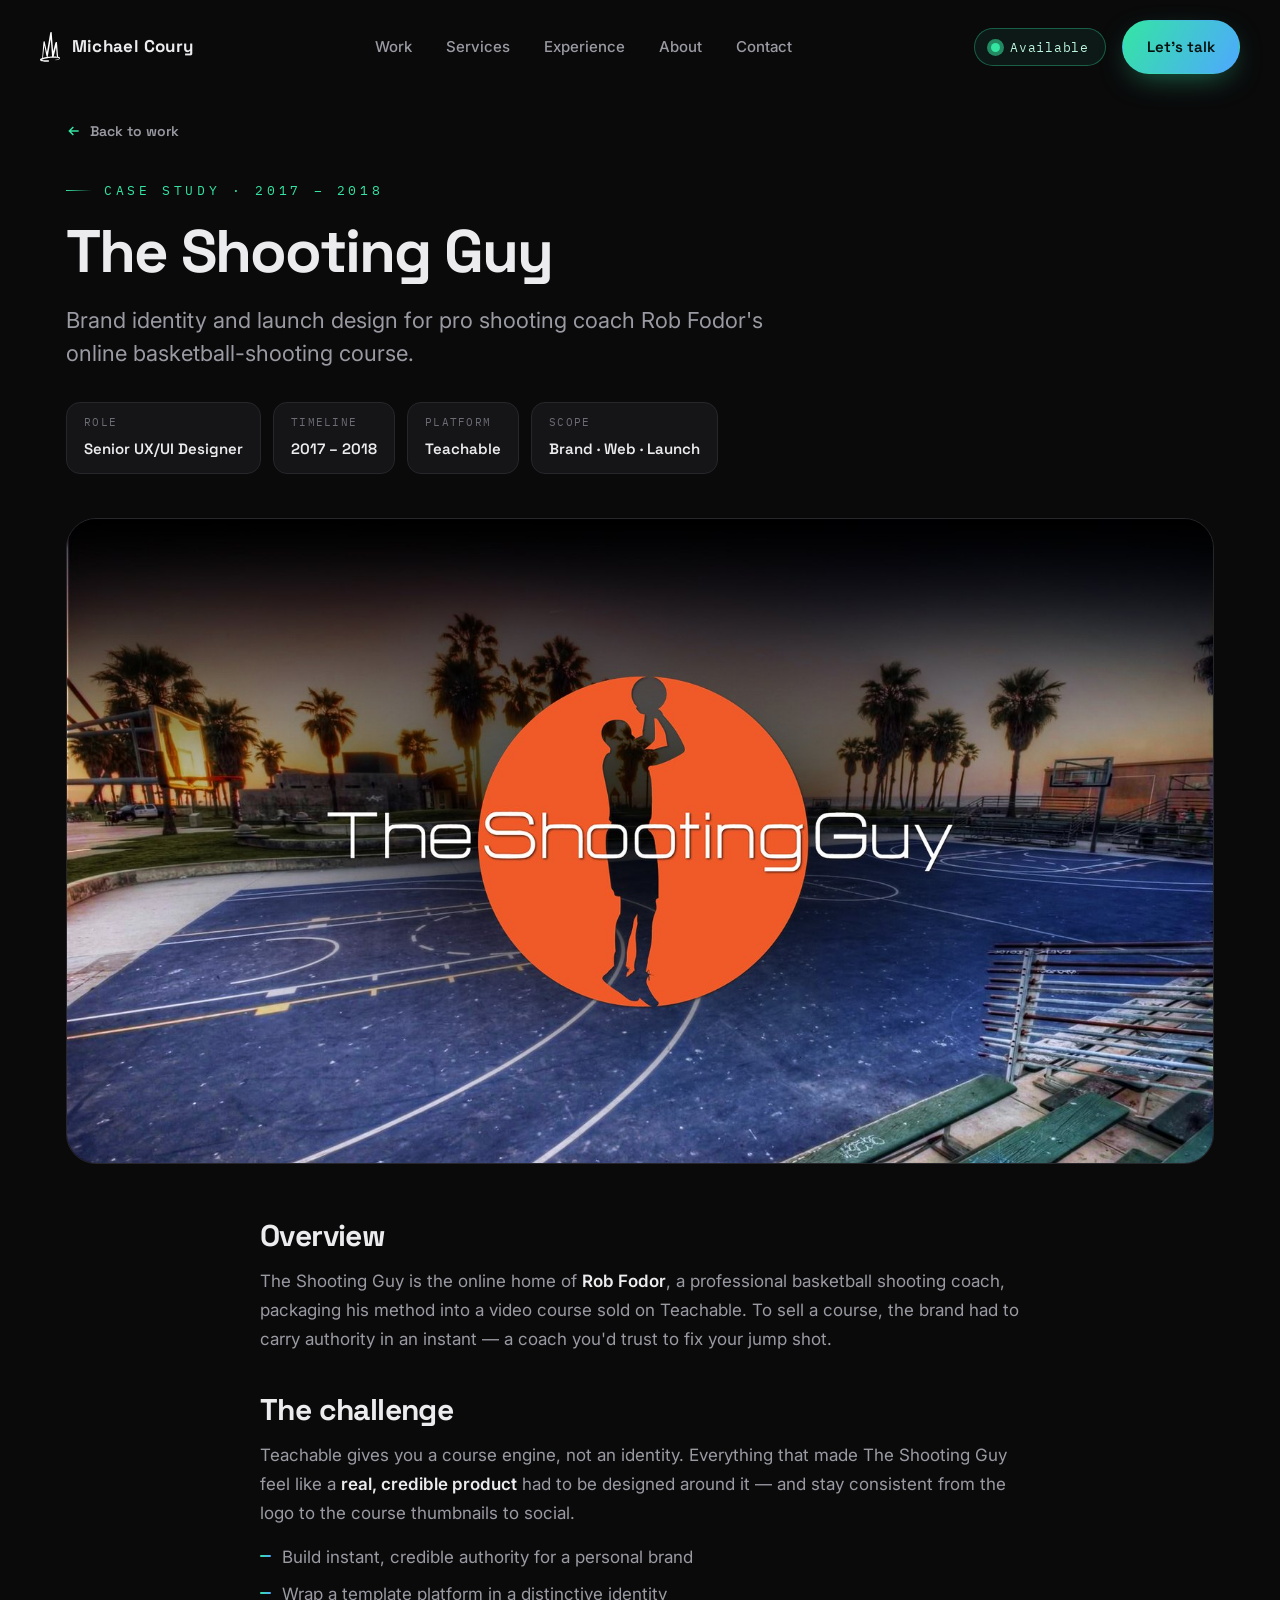
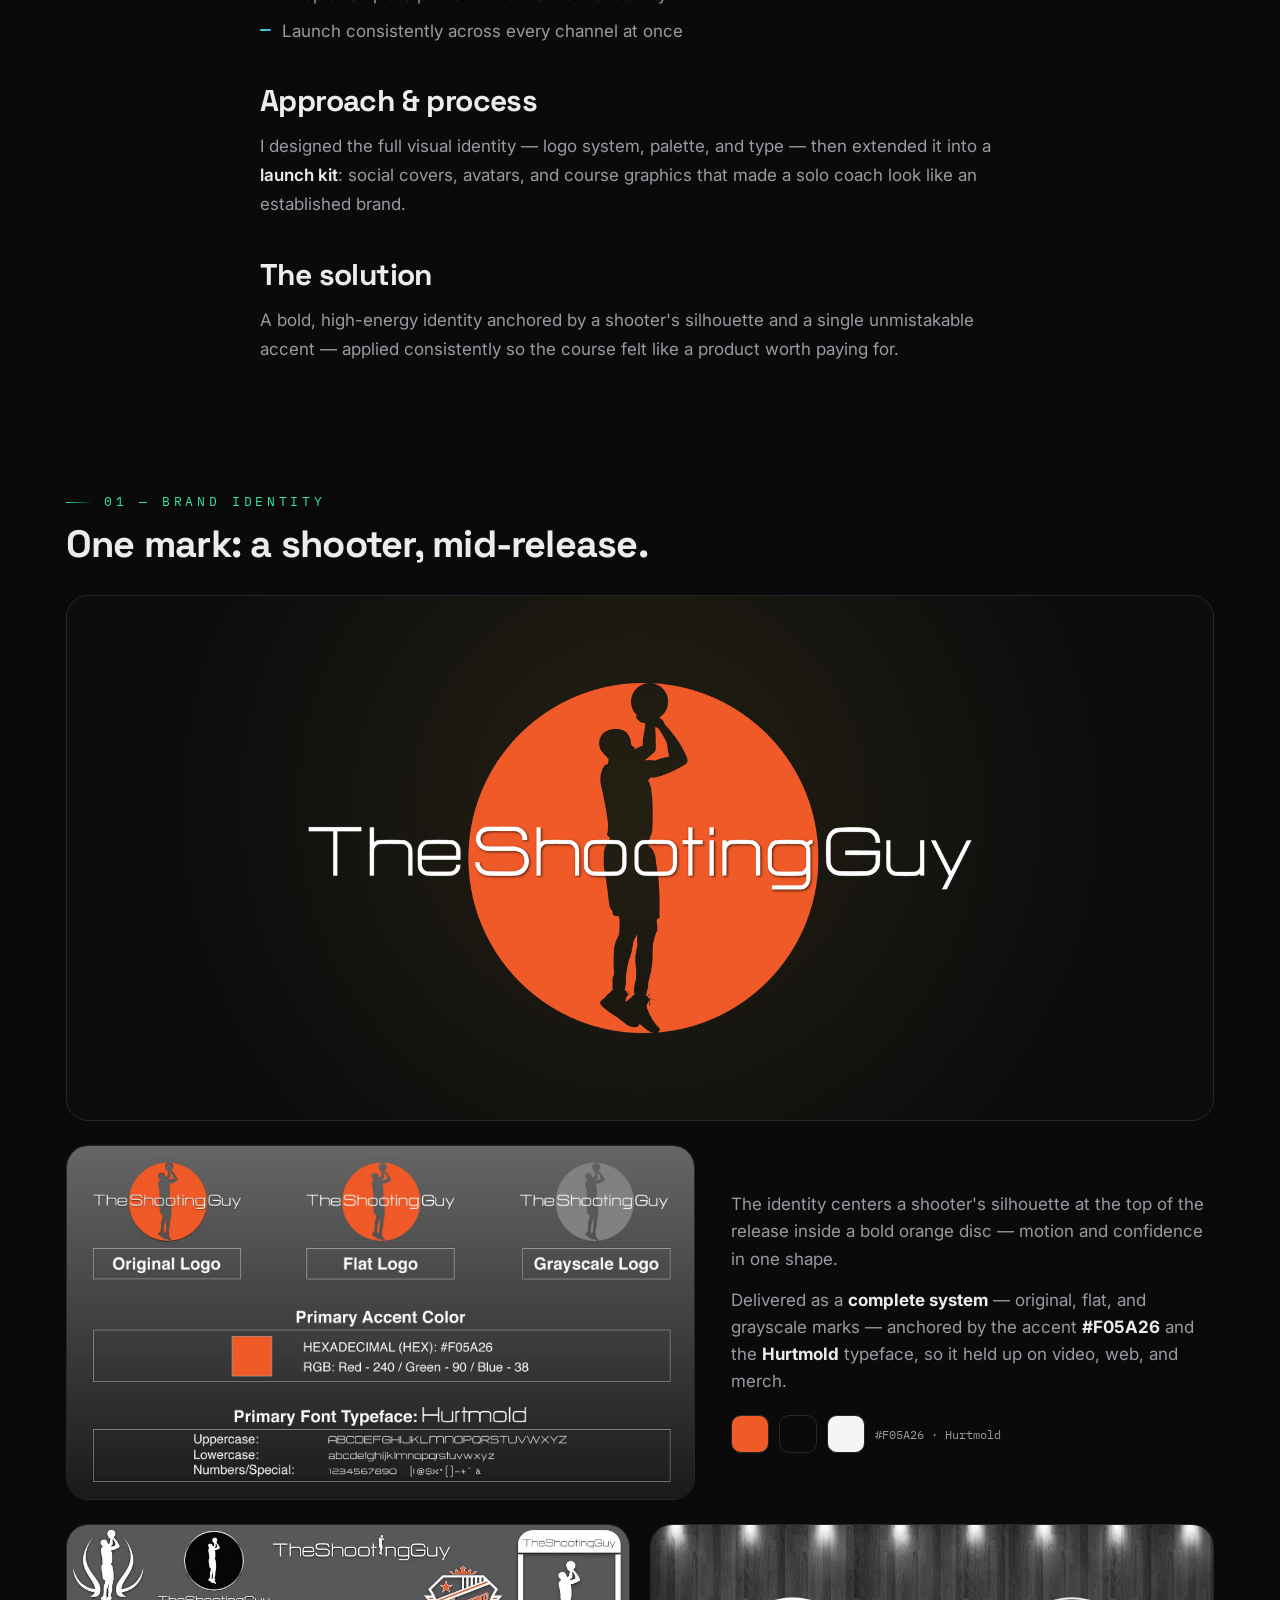
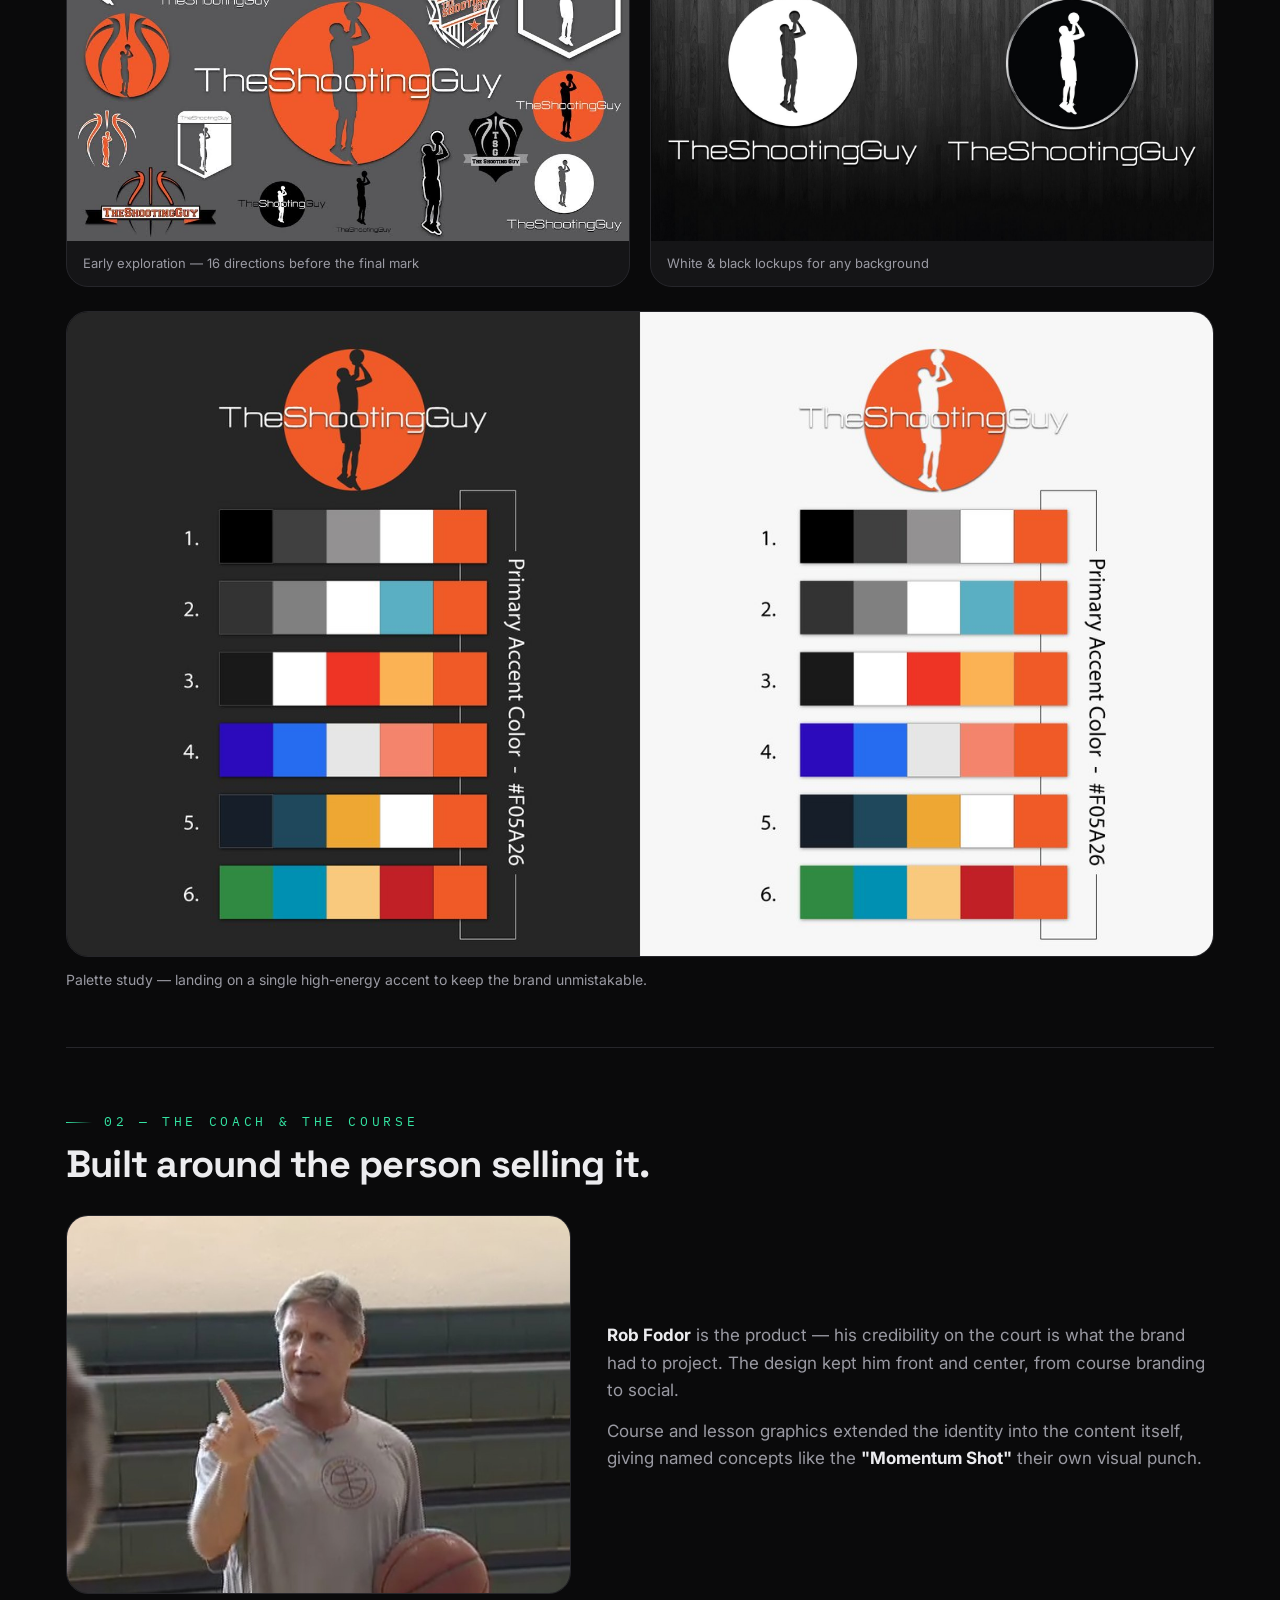
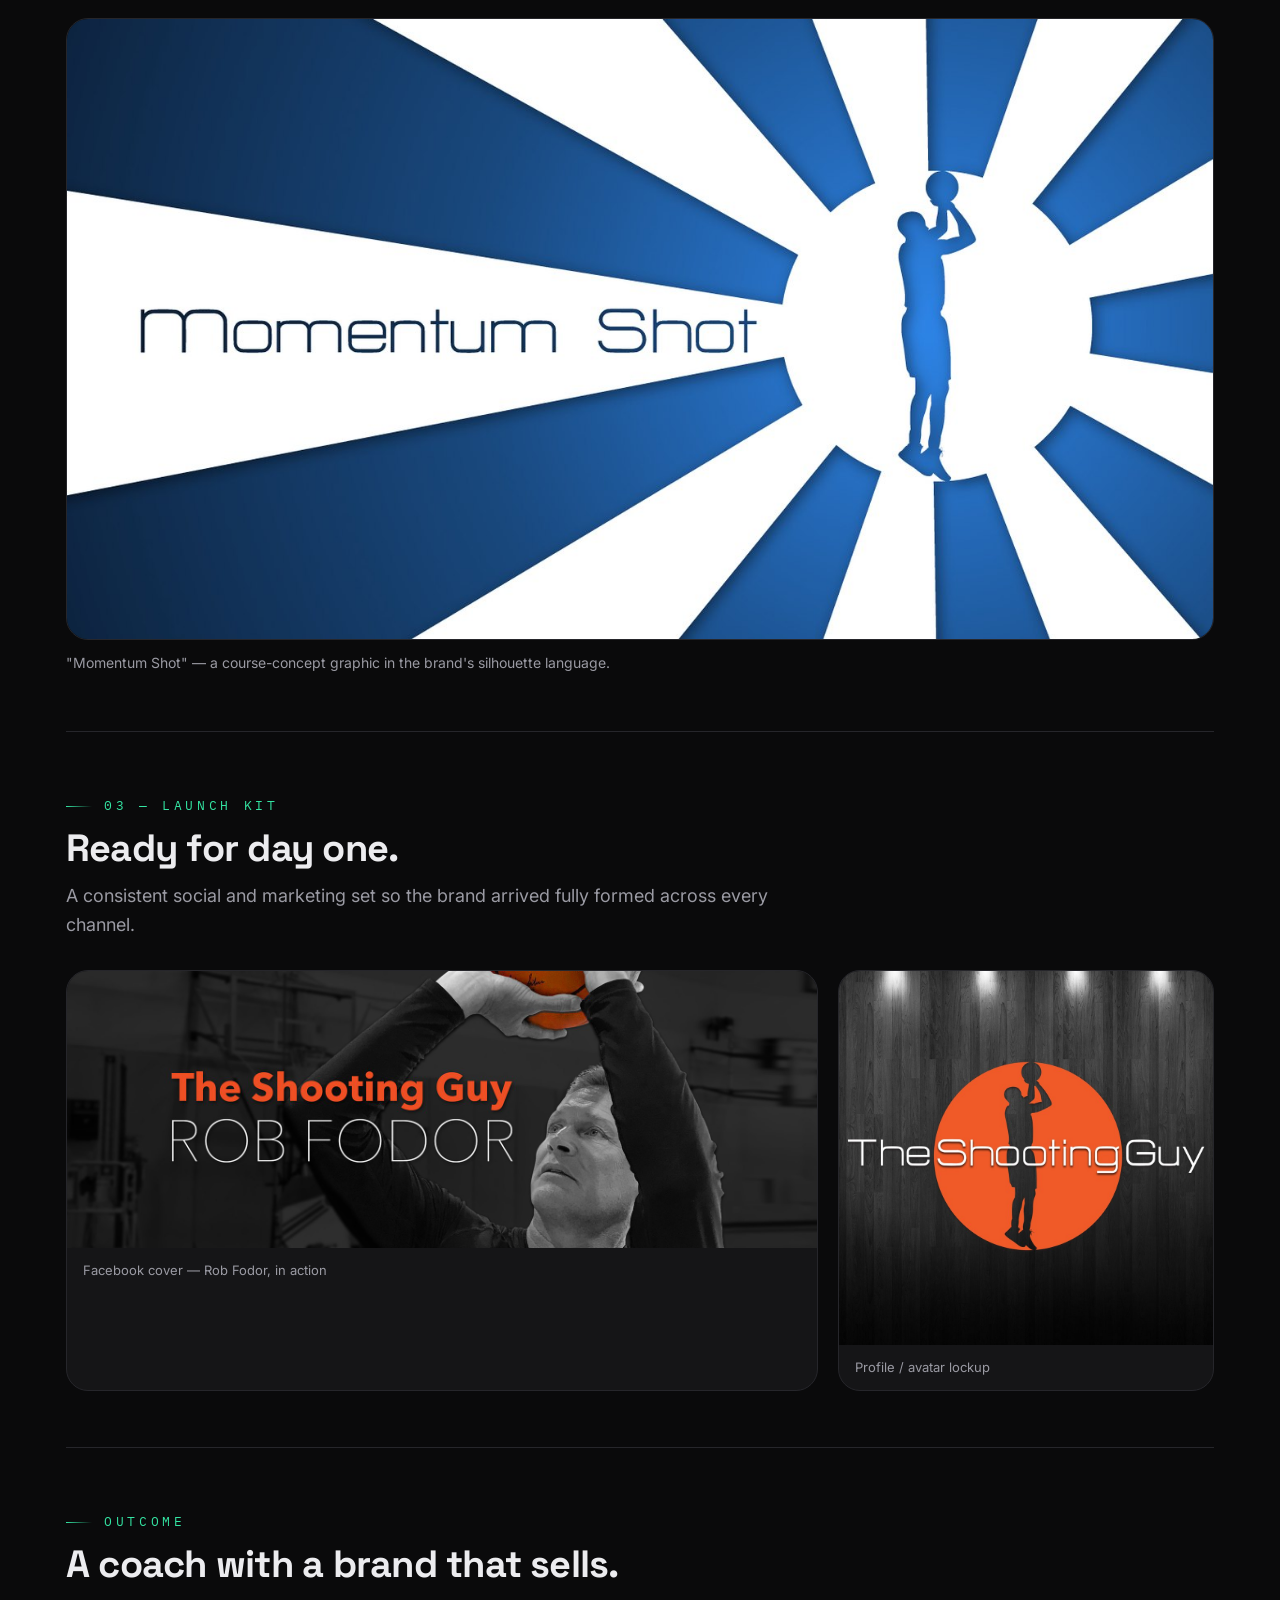
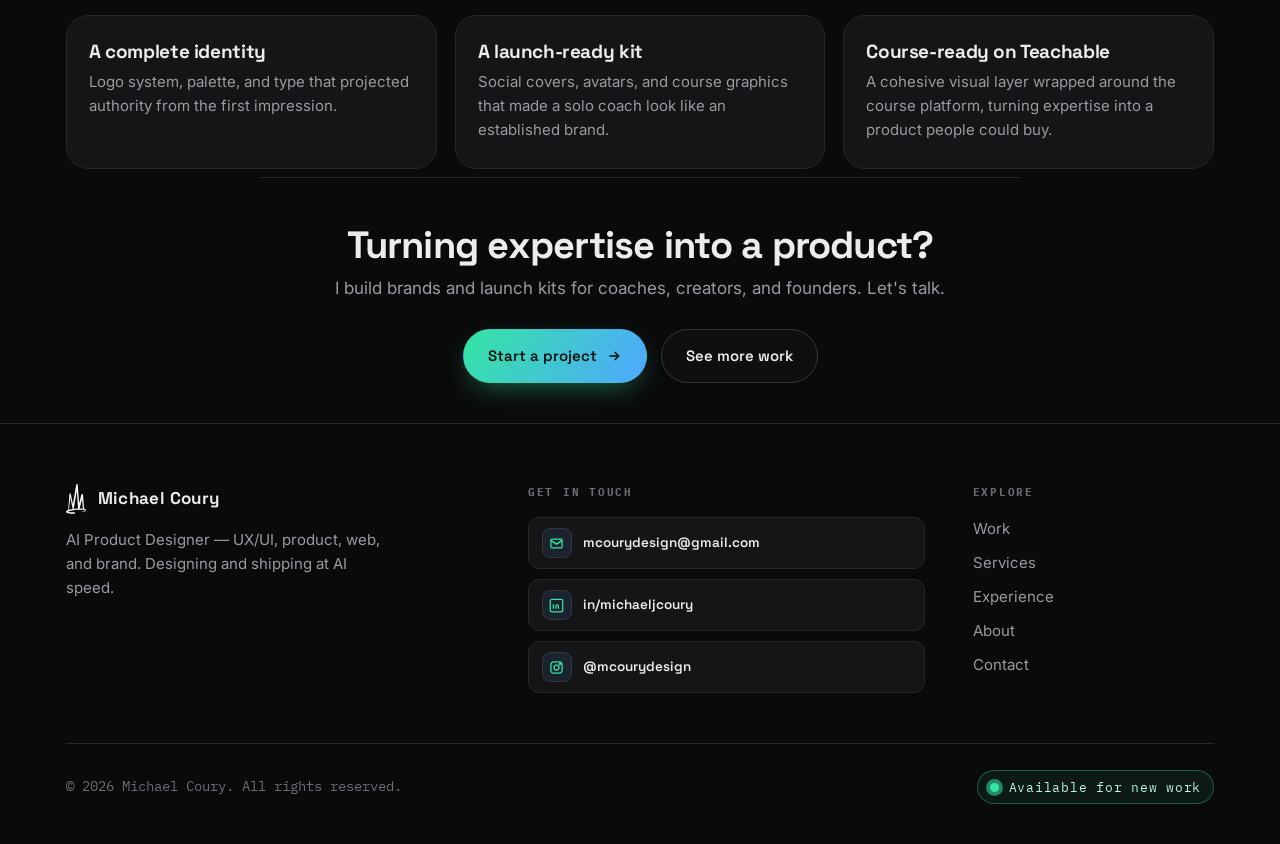
<file: work/the-shooting-guy.html>
<!DOCTYPE html>
<html lang="en">
<head>
<meta charset="UTF-8"/>
<meta name="viewport" content="width=device-width, initial-scale=1"/>
<title>The Shooting Guy — Michael Coury</title>
<meta name="description" content="Brand identity and launch design for The Shooting Guy — pro shooting coach Rob Fodor's online basketball course on Teachable."/>
<meta property="og:title" content="The Shooting Guy — Michael Coury"/>
<meta property="og:description" content="Brand identity and launch design for The Shooting Guy — pro shooting coach Rob Fodor's online basketball course on Teachable."/>
<meta property="og:image" content="https://www.michaelcoury.com/assets/og-image.png"/>
<meta property="og:image:width" content="1200"/>
<meta property="og:image:height" content="630"/>
<meta name="twitter:image" content="https://www.michaelcoury.com/assets/og-image.png"/>
<link rel="icon" type="image/svg+xml" href="../assets/favicon.svg"/>
<link rel="apple-touch-icon" href="../assets/apple-touch-icon.png"/>
<script>document.documentElement.className+=' js';</script>
<link rel="preconnect" href="https://fonts.googleapis.com">
<link rel="preconnect" href="https://fonts.gstatic.com" crossorigin>
<link href="https://fonts.googleapis.com/css2?family=Space+Grotesk:wght@400;500;600;700&family=Inter:wght@400;500;600&family=IBM+Plex+Mono:wght@400;500;600;700&display=swap" rel="stylesheet">
<link rel="stylesheet" href="../styles.css"/>
<style>
/* ===== case-study gallery extensions (scoped x-*) ===== */
.cs-cover.has-img,.cs-shot.has-img{background:#0c0c0e}
.cs-cover.has-img::before,.cs-shot.has-img::before{opacity:0}
.cs-cover.has-img img,.cs-shot.has-img img{position:absolute;inset:0;width:100%;height:100%;object-fit:cover}
.x-work{margin-top:64px}
.x-sec{padding-top:56px;margin-top:56px;border-top:1px solid var(--line)}
.x-sec:first-child{border-top:none;margin-top:0}
.x-top{display:flex;align-items:flex-end;justify-content:space-between;gap:24px;flex-wrap:wrap;margin-bottom:30px}
.x-h2{font-family:var(--font-d);font-weight:700;font-size:clamp(24px,3.4vw,38px);letter-spacing:-.02em;max-width:820px}
.x-lead{color:var(--muted);font-size:18px;max-width:730px;margin-top:14px}
.x-count{color:var(--muted);font-size:14px;font-family:var(--font-m);white-space:nowrap}
.x-count b{color:var(--green)}
.x-cap{color:var(--muted);font-size:14px;margin-top:12px}
.x-wide{border-radius:var(--r-lg);overflow:hidden;border:1px solid var(--line);background:var(--surface)}
.x-wide.plain{background:transparent;border:none}
.x-wide img{width:100%;display:block}
.x-mt{margin-top:24px}
/* websites */
.x-web{display:grid;grid-template-columns:1fr 1fr;gap:22px}
.x-webcard{background:var(--surface);border:1px solid var(--line);border-radius:var(--r-lg);padding:18px;transition:.3s}
.x-webcard:hover{transform:translateY(-4px);border-color:var(--blue)}
.x-webcard img{width:100%;display:block;border-radius:10px}
.x-webcard .cap{margin-top:13px;color:var(--muted);font-size:14px}
.x-thumbs{display:grid;grid-template-columns:repeat(4,1fr);gap:16px;margin-top:20px}
.x-thumb{background:var(--surface);border:1px solid var(--line);border-radius:12px;overflow:hidden}
.x-thumb img{width:100%;display:block}
/* logos */
.x-logos{display:grid;grid-template-columns:repeat(4,1fr);gap:18px}
.x-logo{background:#f5f6f8;border-radius:var(--r-lg);aspect-ratio:4/3;display:flex;align-items:center;justify-content:center;padding:28px;position:relative;overflow:hidden;transition:.3s}
.x-logo:hover{transform:translateY(-3px);box-shadow:var(--shadow)}
.x-logo img{max-width:100%;max-height:100%;object-fit:contain}
.x-logo .name{position:absolute;left:0;right:0;bottom:0;color:#5c5c66;font-family:var(--font-m);font-size:10px;letter-spacing:.08em;text-transform:uppercase;padding:8px 10px;opacity:0;transition:.2s;text-align:center;background:rgba(0,0,0,.04)}
.x-logo:hover .name{opacity:1}
/* wild */
.x-wild{display:grid;grid-template-columns:2fr 1fr;gap:20px}
.x-wild .stack{display:grid;grid-template-rows:1fr 1fr;gap:20px}
.x-fig{border-radius:var(--r-lg);overflow:hidden;border:1px solid var(--line);position:relative;height:100%}
.x-fig img{width:100%;height:100%;object-fit:cover;display:block}
.x-fig figcaption{position:absolute;left:0;right:0;bottom:0;padding:15px 17px;background:linear-gradient(180deg,rgba(10,10,11,0),rgba(10,10,11,.85));font-size:13px;color:var(--text)}
.x-fig.big img{min-height:420px}
/* seo */
.x-seo{display:grid;grid-template-columns:1fr 1fr;gap:40px;align-items:center}
.x-seo .panel{background:#fff;border-radius:var(--r-lg);padding:20px;border:1px solid var(--line)}
.x-seo .panel img{width:100%;display:block;border-radius:6px}
.x-list{list-style:none;margin-top:20px;display:flex;flex-direction:column;gap:13px}
.x-list li{display:flex;gap:12px;color:var(--muted);font-size:16px}
.x-list li::before{content:"";width:9px;height:9px;border-radius:50%;background:var(--grad);margin-top:9px;flex:none}
/* merch */
.x-merch{display:grid;grid-template-columns:repeat(3,1fr);gap:20px}
.x-merch figure{border-radius:var(--r-lg);overflow:hidden;border:1px solid var(--line);background:var(--surface)}
.x-merch img{width:100%;display:block;object-fit:cover}
.x-merch figcaption{padding:13px 16px;color:var(--muted);font-size:13px}
.x-tall{grid-row:span 2}
/* brand feature */
.x-brandfeat{display:grid;grid-template-columns:1.3fr 1fr;gap:36px;align-items:center}
.x-brandfeat .shot{border-radius:var(--r-lg);overflow:hidden;border:1px solid var(--line)}
.x-brandfeat .shot img{width:100%;display:block}
.x-brandfeat p{color:var(--muted);margin-bottom:14px}.x-brandfeat strong{color:var(--text)}
.x-swatches{display:flex;gap:10px;margin-top:20px;align-items:center}
.x-sw{width:38px;height:38px;border-radius:10px;border:1px solid var(--line)}
.x-swlabel{font-family:var(--font-m);font-size:12px;color:var(--muted)}
/* devices */
.x-devices{display:grid;grid-template-columns:repeat(3,1fr);gap:24px}
.x-phone{background:var(--surface-2);border:1px solid var(--line);border-radius:26px;padding:12px;transition:.3s}
.x-phone:hover{transform:translateY(-4px);border-color:var(--green)}
.x-phone img{width:100%;display:block;border-radius:16px}
.x-phone .cap{color:var(--muted);font-size:13px;text-align:center;padding:12px 6px 4px}
/* masonry */
.x-mkt{columns:3;column-gap:20px}
.x-mkt figure{break-inside:avoid;margin-bottom:20px;border-radius:var(--r);overflow:hidden;border:1px solid var(--line);background:var(--surface)}
.x-mkt img{width:100%;display:block}
.x-mkt figcaption{padding:12px 14px;color:var(--muted);font-size:13px}
/* duo / launch */
.x-duo,.x-launch{display:grid;gap:20px}
.x-duo{grid-template-columns:1fr 1fr}
.x-launch{grid-template-columns:2fr 1fr}
.x-duo figure,.x-launch figure{border-radius:var(--r-lg);overflow:hidden;border:1px solid var(--line);background:var(--surface)}
.x-duo img,.x-launch img{width:100%;display:block}
.x-duo figcaption,.x-launch figcaption{padding:12px 16px;color:var(--muted);font-size:13px}
/* logo hero */
.x-logohero{background:radial-gradient(circle at 50% 40%,#242012,#0d0d0e 70%);border:1px solid var(--line);border-radius:var(--r-lg);padding:60px;display:flex;align-items:center;justify-content:center}
.x-logohero img{max-width:70%;display:block}
/* coach */
.x-coach{display:grid;grid-template-columns:1fr 1.2fr;gap:36px;align-items:center}
.x-coach .photo{border-radius:var(--r-lg);overflow:hidden;border:1px solid var(--line)}
.x-coach .photo img{width:100%;display:block}
.x-coach p{color:var(--muted);margin-bottom:14px}.x-coach strong{color:var(--text)}
/* truce stats */
.x-stats{display:grid;grid-template-columns:repeat(3,1fr);gap:16px}
.x-stat{background:var(--surface);border:1px solid var(--line);border-radius:var(--r-lg);padding:24px 20px}
.x-stat .n{font-family:var(--font-d);font-weight:700;font-size:28px;letter-spacing:-.01em;background:var(--grad);-webkit-background-clip:text;background-clip:text;color:transparent;line-height:1.1}
.x-stat .l{color:var(--muted);font-size:14px;margin-top:8px}
/* screens */
.x-screens{display:grid;grid-template-columns:1fr 1fr;gap:28px;max-width:760px;margin:0 auto}
.x-screens figure{border-radius:22px;overflow:hidden;border:1px solid var(--line);background:var(--surface-2);padding:10px}
.x-screens img{width:100%;display:block;border-radius:14px}
.x-screens figcaption{color:var(--muted);font-size:13px;text-align:center;padding:12px 0 4px}
/* grid-2 */
.x-grid2{display:grid;grid-template-columns:1fr 1fr;gap:22px}
.x-grid2 figure{border-radius:var(--r-lg);overflow:hidden;border:1px solid var(--line);background:var(--surface)}
.x-grid2 img{width:100%;display:block}
.x-grid2 figcaption{padding:12px 16px;color:var(--muted);font-size:13px}
/* flow feature */
.x-flow{display:grid;grid-template-columns:1fr 1.4fr;gap:36px;align-items:start}
.x-flow .txt{position:sticky;top:100px}
.x-flow p{color:var(--muted);margin-bottom:14px}.x-flow strong{color:var(--text)}
.x-flowscroll{border-radius:var(--r-lg);border:1px solid var(--line);background:var(--surface);padding:14px;max-height:720px;overflow:hidden;position:relative}
.x-flowscroll img{width:100%;display:block;border-radius:8px}
.x-flowscroll::after{content:"";position:absolute;inset:auto 0 0 0;height:90px;background:linear-gradient(180deg,rgba(21,21,23,0),var(--surface))}
/* outcome cards */
.x-outcome{display:grid;grid-template-columns:repeat(3,1fr);gap:18px}
.x-ocard{background:var(--surface);border:1px solid var(--line);border-radius:var(--r-lg);padding:26px 22px}
.x-ocard h3{font-size:19px;margin-bottom:8px}.x-ocard p{color:var(--muted);font-size:15px}
@media(max-width:860px){
  .x-web,.x-wild,.x-seo,.x-brandfeat,.x-coach,.x-flow,.x-duo,.x-launch,.x-grid2{grid-template-columns:1fr}
  .x-logos,.x-thumbs,.x-merch{grid-template-columns:1fr 1fr}
  .x-devices{grid-template-columns:1fr}
  .x-stats,.x-outcome{grid-template-columns:1fr}
  .x-mkt{columns:1}
  .x-flow .txt{position:static}
  .x-screens{grid-template-columns:1fr 1fr}
}
</style>
</head>
<body>
<div id="glow"></div>
<header id="hdr">
  <div class="wrap nav">
    <a class="brand" href="../index.html#top">
      <img src="../assets/logo-icon.svg" alt="Michael Coury crown logo"/>
      <span>Michael Coury</span>
    </a>
    <nav class="nav-links" id="navlinks">
      <a href="../index.html#work">Work</a>
      <a href="../index.html#services">Services</a>
      <a href="../index.html#history">Experience</a>
      <a href="../index.html#about">About</a>
      <a href="../index.html#contact">Contact</a>
    </nav>
    <div class="nav-cta">
      <span class="avail"><span class="dot"></span>Available</span>
      <a href="../index.html#contact" class="btn btn-primary">Let's talk</a>
      <button class="burger" id="burger" aria-label="Menu" aria-expanded="false"><span></span><span></span><span></span></button>
    </div>
  </div>
</header>
<main class="cs">
  <div class="wrap">
    <a class="cs-back" href="../index.html#work"><svg viewBox="0 0 24 24" fill="none" stroke-width="2.2"><path d="M19 12H5M11 18l-6-6 6-6"/></svg> Back to work</a>
    <div class="cs-hero">
      <span class="eyebrow">Case study · 2017 – 2018</span>
      <h1>The Shooting Guy</h1>
      <p class="cs-lead">Brand identity and launch design for pro shooting coach Rob Fodor's online basketball-shooting course.</p>
      <div class="cs-chips"><div><span>Role</span><b>Senior UX/UI Designer</b></div><div><span>Timeline</span><b>2017 – 2018</b></div><div><span>Platform</span><b>Teachable</b></div><div><span>Scope</span><b>Brand · Web · Launch</b></div></div>
    </div>
    <figure class="cs-cover has-img"><img src="../assets/tsg/cover.jpg" alt="The Shooting Guy brand"></figure>
    <div class="cs-body">
      <div class="cs-block reveal"><h2>Overview</h2><p>The Shooting Guy is the online home of <strong>Rob Fodor</strong>, a professional basketball shooting coach, packaging his method into a video course sold on Teachable. To sell a course, the brand had to carry authority in an instant — a coach you'd trust to fix your jump shot.</p></div>
      <div class="cs-block reveal"><h2>The challenge</h2><p>Teachable gives you a course engine, not an identity. Everything that made The Shooting Guy feel like a <strong>real, credible product</strong> had to be designed around it — and stay consistent from the logo to the course thumbnails to social.</p><ul class='pts'><li>Build instant, credible authority for a personal brand</li><li>Wrap a template platform in a distinctive identity</li><li>Launch consistently across every channel at once</li></ul></div>
      <div class="cs-block reveal"><h2>Approach &amp; process</h2><p>I designed the full visual identity — logo system, palette, and type — then extended it into a <strong>launch kit</strong>: social covers, avatars, and course graphics that made a solo coach look like an established brand.</p></div>
      <div class="cs-block reveal"><h2>The solution</h2><p>A bold, high-energy identity anchored by a shooter's silhouette and a single unmistakable accent — applied consistently so the course felt like a product worth paying for.</p></div>
    </div>

    <div class="x-work">
      <section class="x-sec reveal">
        <div class="x-top"><div><span class="eyebrow">01 — Brand identity</span><h2 class="x-h2" style="margin-top:12px">One mark: a shooter, mid-release.</h2></div></div>
        <div class="x-logohero"><img src="../assets/tsg/logo-primary.png" alt="The Shooting Guy logo"></div>
        <div class="x-brandfeat x-mt">
          <div class="shot"><img src="../assets/tsg/brand-system.jpg" alt="Brand system"></div>
          <div>
            <p>The identity centers a shooter's silhouette at the top of the release inside a bold orange disc — motion and confidence in one shape.</p>
            <p>Delivered as a <strong>complete system</strong> — original, flat, and grayscale marks — anchored by the accent <strong>#F05A26</strong> and the <strong>Hurtmold</strong> typeface, so it held up on video, web, and merch.</p>
            <div class="x-swatches"><span class="x-sw" style="background:#F05A26"></span><span class="x-sw" style="background:#0A0A0B"></span><span class="x-sw" style="background:#f4f5f7"></span><span class="x-swlabel">#F05A26 · Hurtmold</span></div>
          </div>
        </div>
        <div class="x-duo x-mt">
          <figure><img src="../assets/tsg/logo-explorations.jpg" alt="Logo explorations"><figcaption>Early exploration — 16 directions before the final mark</figcaption></figure>
          <figure><img src="../assets/tsg/logo-blackwhite.jpg" alt="Logo on light and dark"><figcaption>White &amp; black lockups for any background</figcaption></figure>
        </div>
        <div class="x-wide x-mt"><img src="../assets/tsg/color-study.jpg" alt="Color study"></div>
        <p class="x-cap">Palette study — landing on a single high-energy accent to keep the brand unmistakable.</p>
      </section>

      <section class="x-sec reveal">
        <div class="x-top"><div><span class="eyebrow">02 — The coach &amp; the course</span><h2 class="x-h2" style="margin-top:12px">Built around the person selling it.</h2></div></div>
        <div class="x-coach">
          <div class="photo"><img src="../assets/tsg/coach-rob-fodor.jpg" alt="Rob Fodor coaching"></div>
          <div>
            <p><strong>Rob Fodor</strong> is the product — his credibility on the court is what the brand had to project. The design kept him front and center, from course branding to social.</p>
            <p>Course and lesson graphics extended the identity into the content itself, giving named concepts like the <strong>"Momentum Shot"</strong> their own visual punch.</p>
          </div>
        </div>
        <div class="x-wide x-mt"><img src="../assets/tsg/graphic-momentum-shot.jpg" alt="Momentum Shot graphic"></div>
        <p class="x-cap">"Momentum Shot" — a course-concept graphic in the brand's silhouette language.</p>
      </section>

      <section class="x-sec reveal">
        <div class="x-top"><div><span class="eyebrow">03 — Launch kit</span><h2 class="x-h2" style="margin-top:12px">Ready for day one.</h2><p class="x-lead">A consistent social and marketing set so the brand arrived fully formed across every channel.</p></div></div>
        <div class="x-launch">
          <figure><img src="../assets/tsg/social-fb-cover.jpg" alt="Facebook cover"><figcaption>Facebook cover — Rob Fodor, in action</figcaption></figure>
          <figure><img src="../assets/tsg/social-profile.jpg" alt="Profile mark"><figcaption>Profile / avatar lockup</figcaption></figure>
        </div>
      </section>

      <section class="x-sec reveal">
        <div class="x-top"><div><span class="eyebrow">Outcome</span><h2 class="x-h2" style="margin-top:12px">A coach with a brand that sells.</h2></div></div>
        <div class="x-outcome">
          <div class="x-ocard"><h3>A complete identity</h3><p>Logo system, palette, and type that projected authority from the first impression.</p></div>
          <div class="x-ocard"><h3>A launch-ready kit</h3><p>Social covers, avatars, and course graphics that made a solo coach look like an established brand.</p></div>
          <div class="x-ocard"><h3>Course-ready on Teachable</h3><p>A cohesive visual layer wrapped around the course platform, turning expertise into a product people could buy.</p></div>
        </div>
      </section>
    </div>

    <section class="next-cta reveal">
      <h2>Turning expertise into a product?</h2>
      <p>I build brands and launch kits for coaches, creators, and founders. Let's talk.</p>
      <div class="btns">
        <a class="btn btn-primary" href="../index.html#contact">Start a project <svg viewBox="0 0 24 24" fill="none" stroke="currentColor" stroke-width="2.2"><path d="M5 12h14M13 6l6 6-6 6"/></svg></a>
        <a class="btn btn-ghost" href="../index.html#work">See more work</a>
      </div>
    </section>
  </div>
</main>
<footer>
  <div class="wrap">
    <div class="foot-top">
      <div class="foot-brand">
        <a class="brand" href="../index.html#top"><img src="../assets/logo-icon.svg" alt="Michael Coury"/><span>Michael Coury</span></a>
        <p>AI Product Designer — UX/UI, product, web, and brand. Designing and shipping at AI speed.</p>
      </div>
      <div class="foot-contact">
        <h5>Get in touch</h5>
        <a class="cm-mini" href="mailto:mcourydesign@gmail.com"><span class="ci"><svg viewBox="0 0 24 24" fill="none" stroke-width="2"><rect x="3" y="5" width="18" height="14" rx="2"/><path d="M3 7l9 6 9-6"/></svg></span><span>mcourydesign@gmail.com</span></a>
        
        <a class="cm-mini" href="https://www.linkedin.com/in/michaeljcoury/" target="_blank" rel="noopener"><span class="ci"><svg viewBox="0 0 24 24" fill="none" stroke-width="2"><rect x="2" y="2" width="20" height="20" rx="3"/><path d="M7 10v7M7 7v.01M11 17v-4a2 2 0 0 1 4 0v4M11 13v4"/></svg></span><span>in/michaeljcoury</span></a>
        <a class="cm-mini" href="https://www.instagram.com/mcourydesign/" target="_blank" rel="noopener"><span class="ci"><svg viewBox="0 0 24 24" fill="none" stroke-width="2"><rect x="3" y="3" width="18" height="18" rx="5"/><circle cx="12" cy="12" r="4"/><circle cx="17.5" cy="6.5" r="1"/></svg></span><span>@mcourydesign</span></a>
      </div>
      <div class="foot-cols">
        <div class="foot-col"><h5>Explore</h5>
          <a href="../index.html#work">Work</a><a href="../index.html#services">Services</a><a href="../index.html#history">Experience</a><a href="../index.html#about">About</a><a href="../index.html#contact">Contact</a></div>
      </div>
    </div>
    <div class="foot-bottom">
      <span>© 2026 Michael Coury. All rights reserved.</span>
      <span><span class="avail" style="padding:6px 12px"><span class="dot"></span>Available for new work</span></span>
    </div>
  </div>
</footer>
<script src="../script.js"></script>
</body>
</html>
</file>
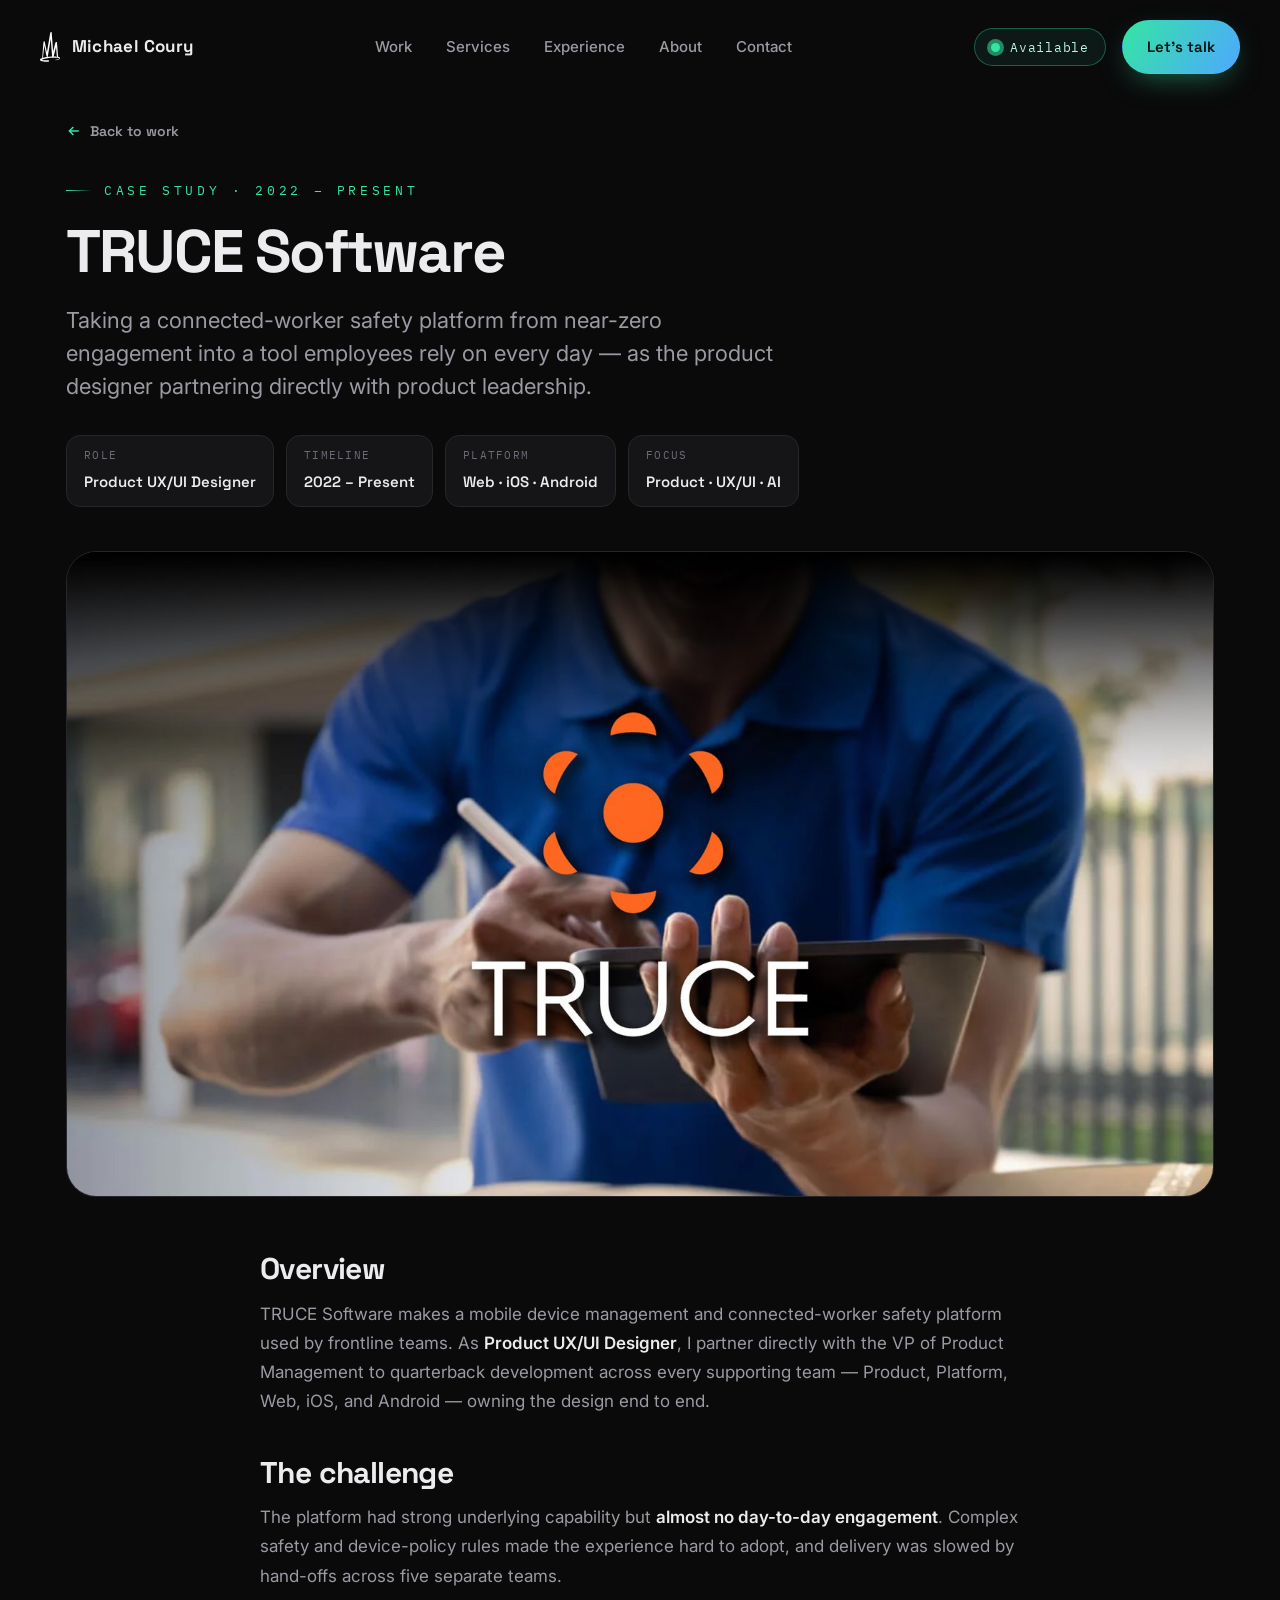
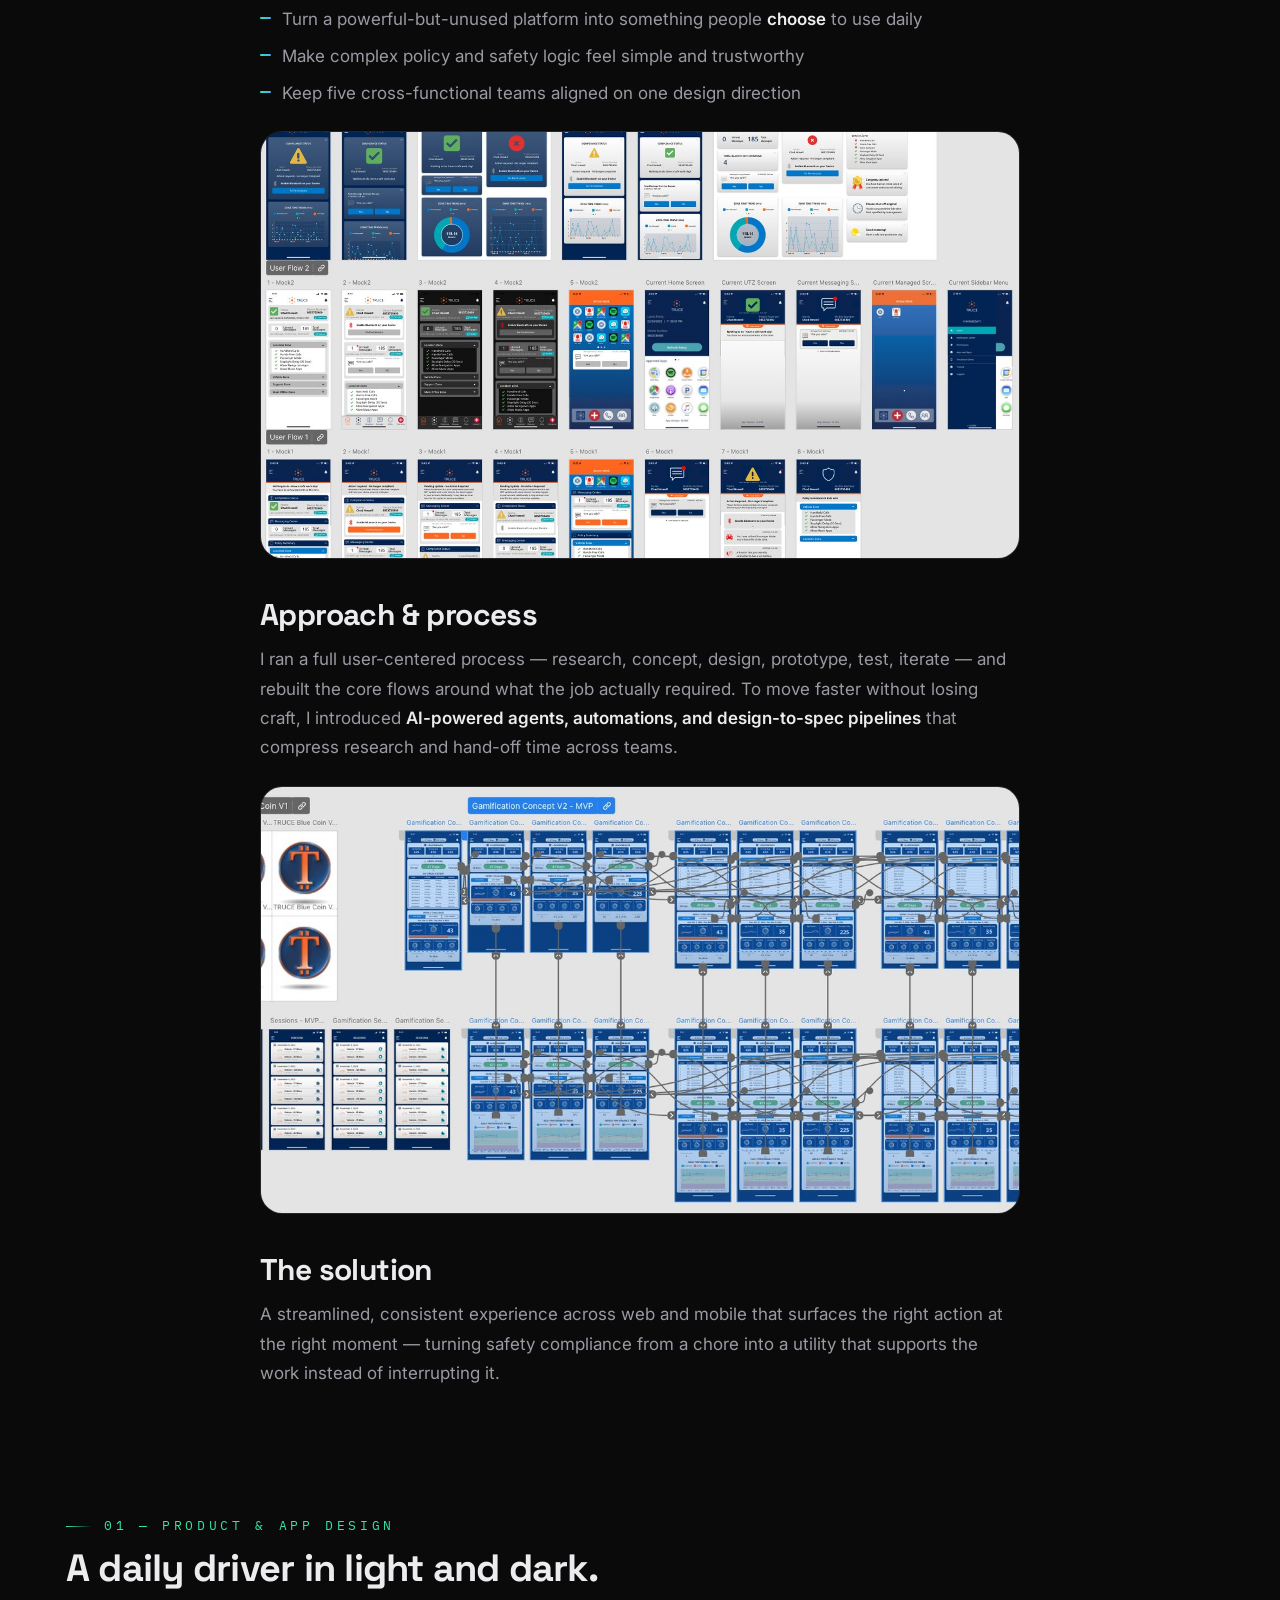
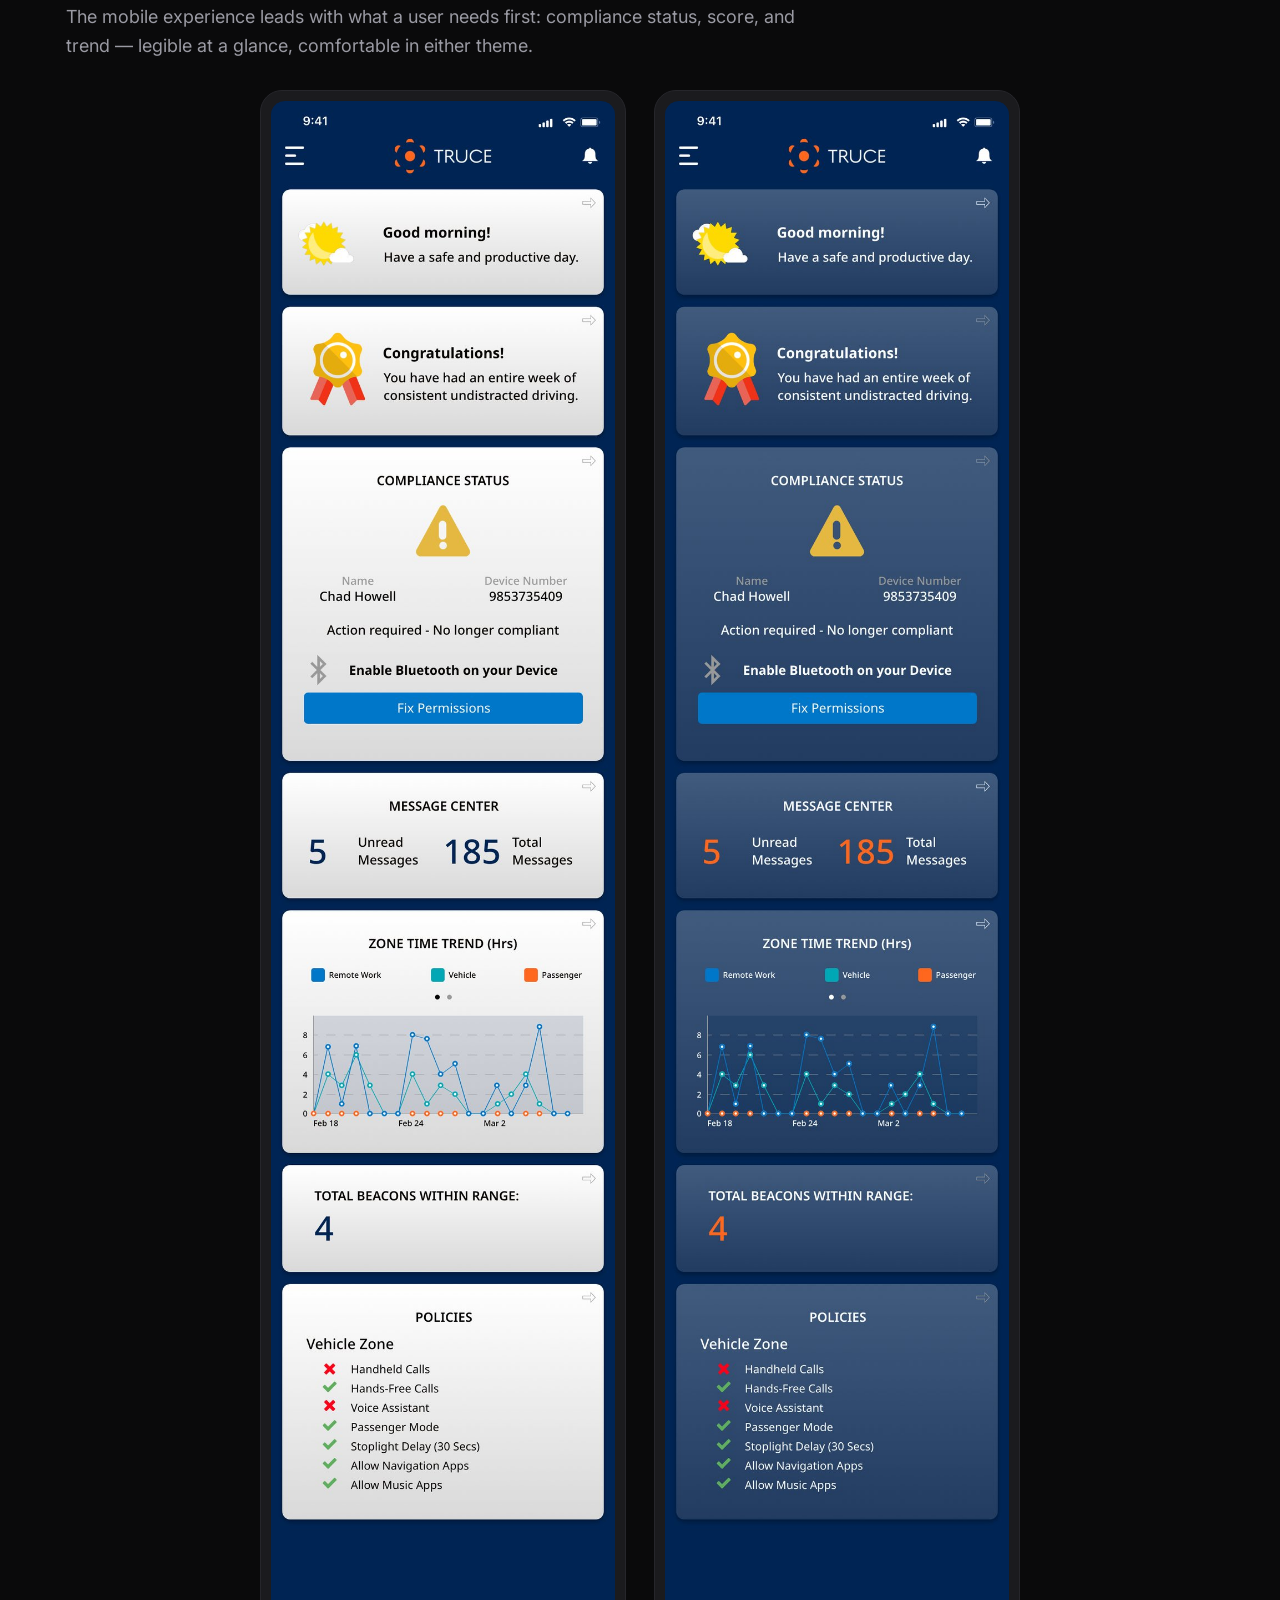
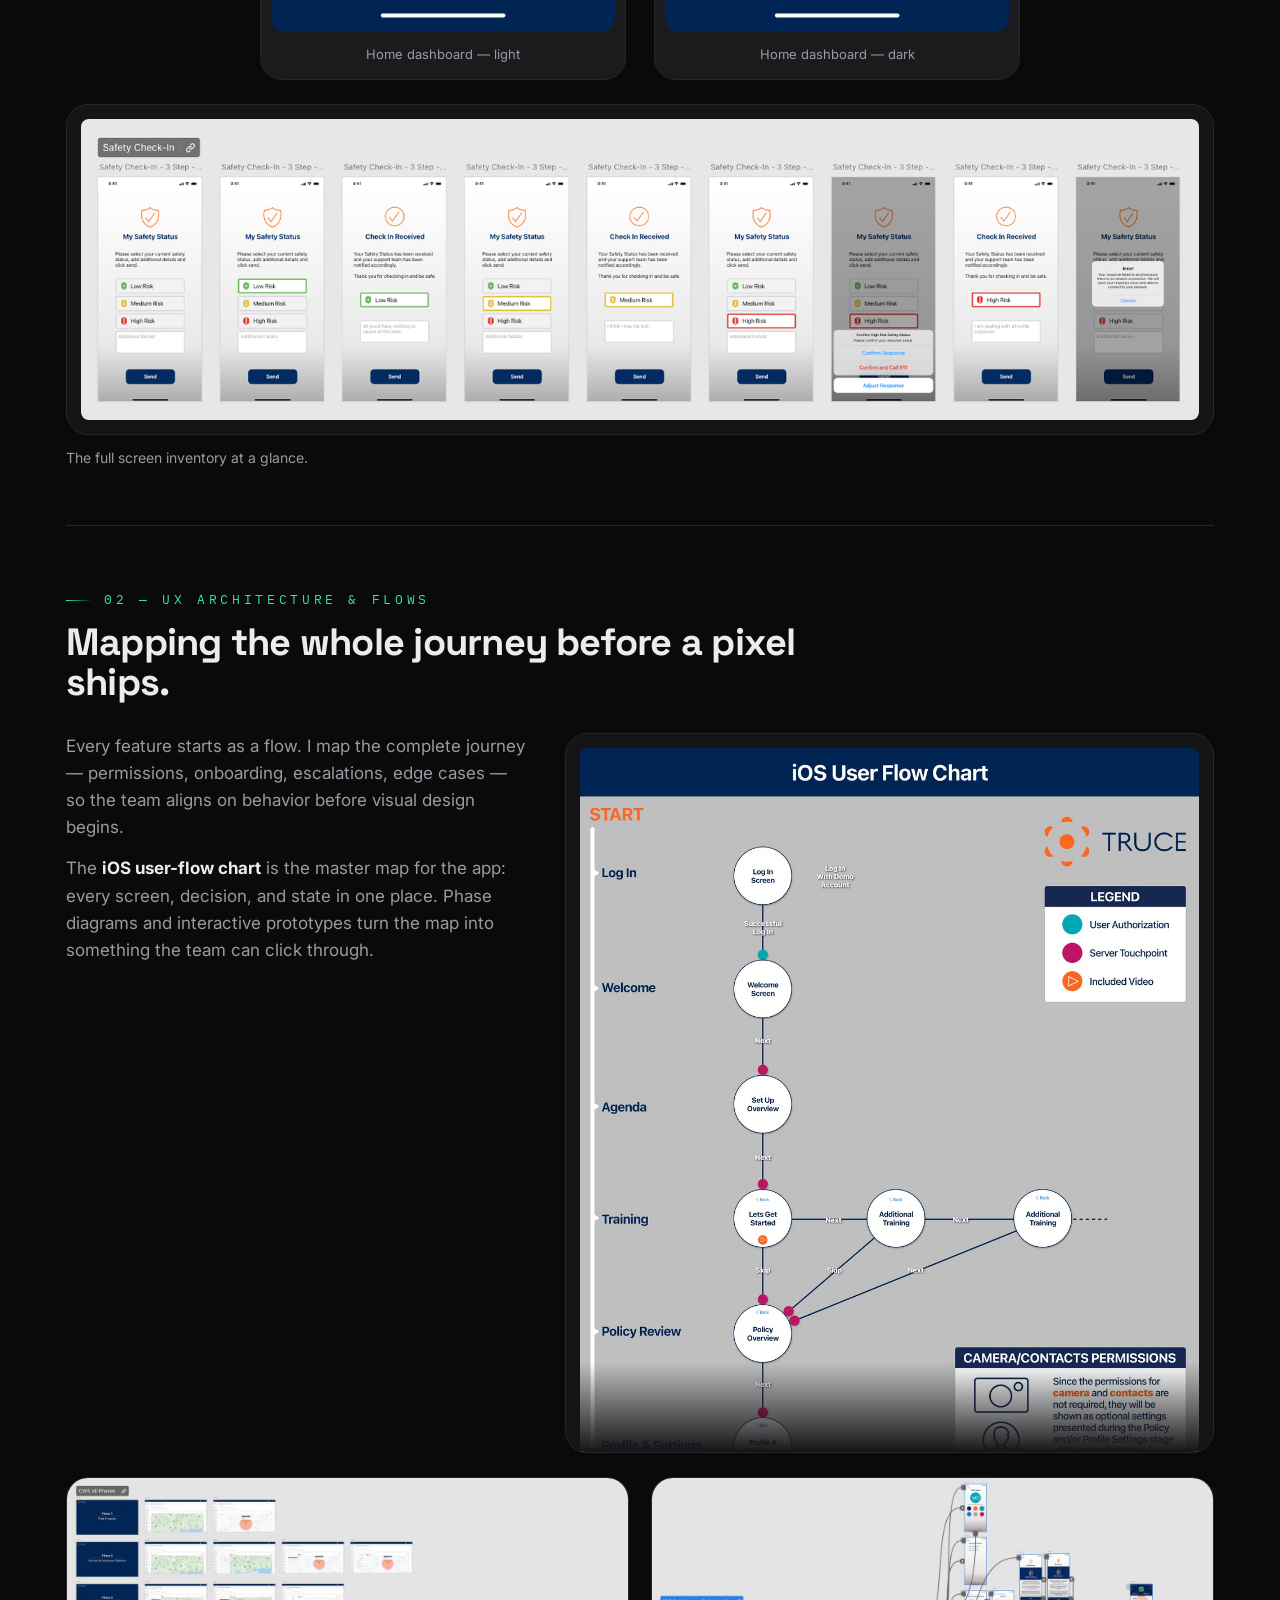
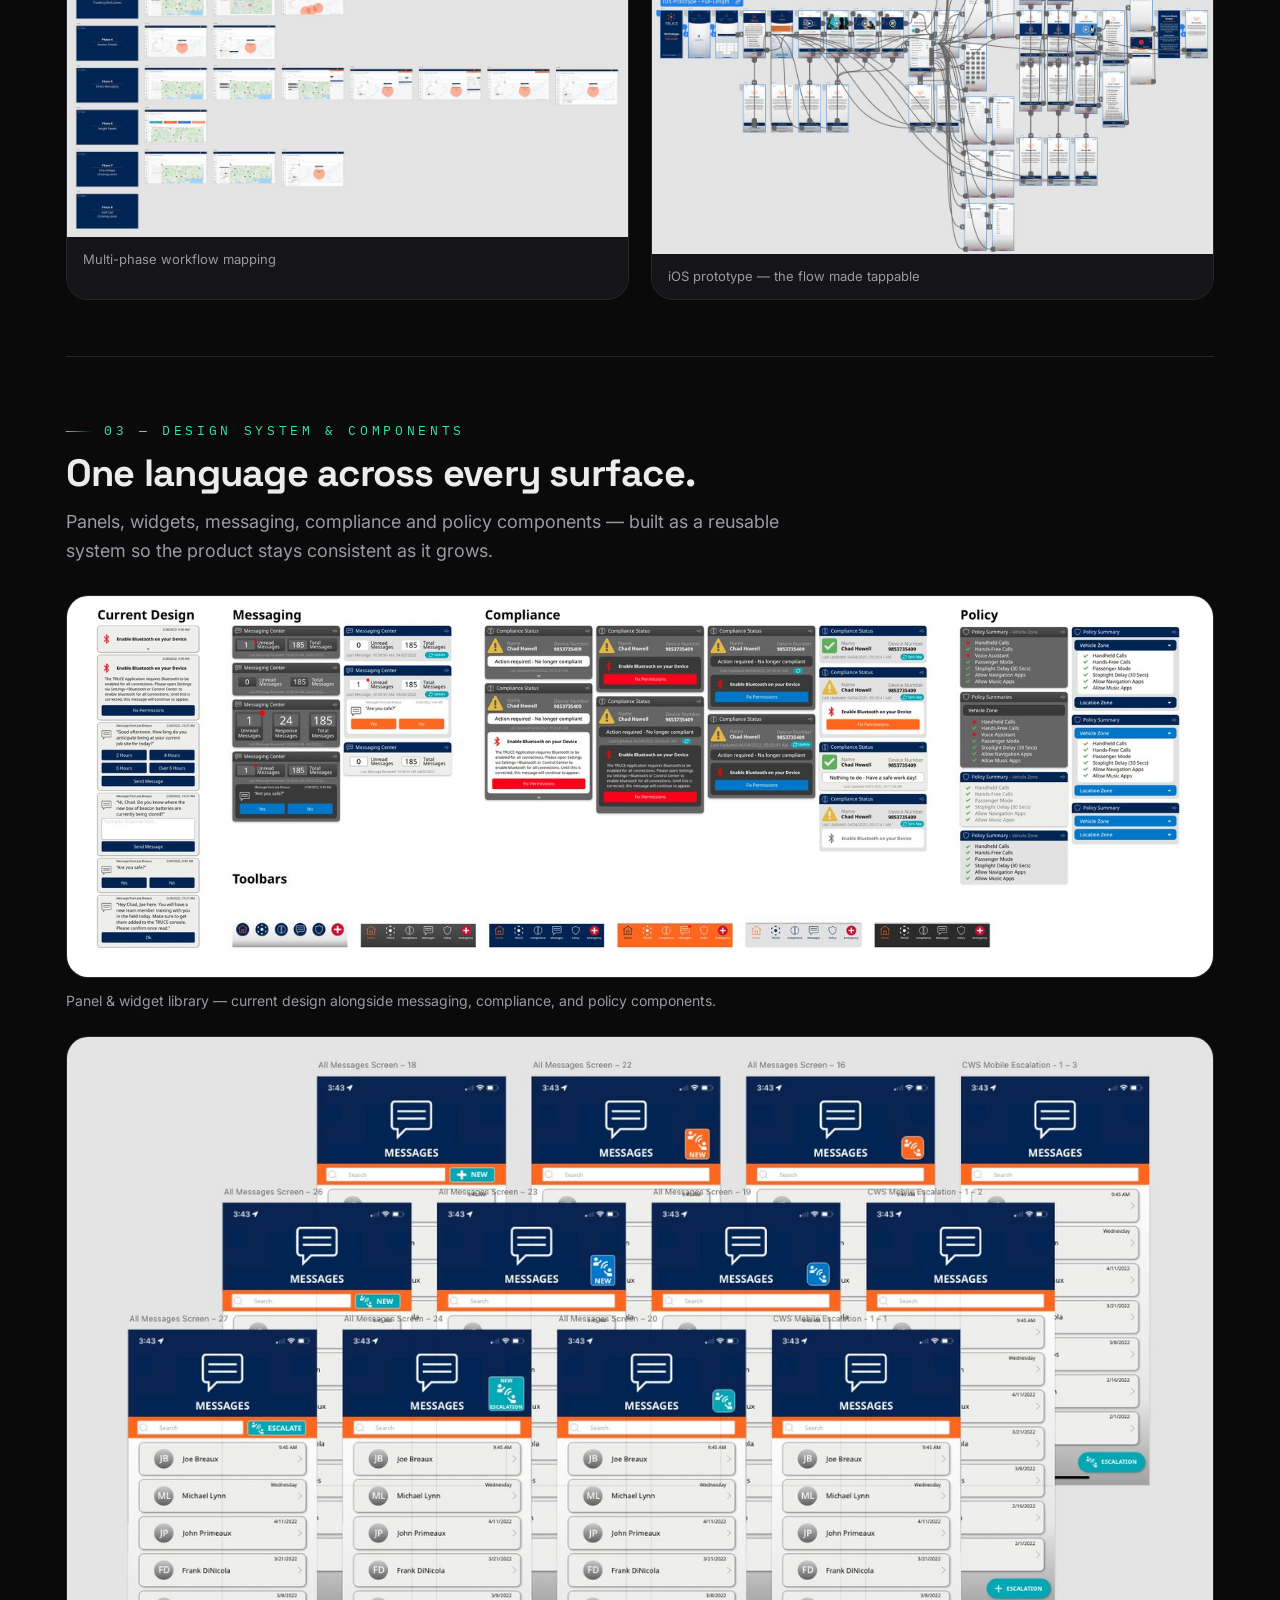
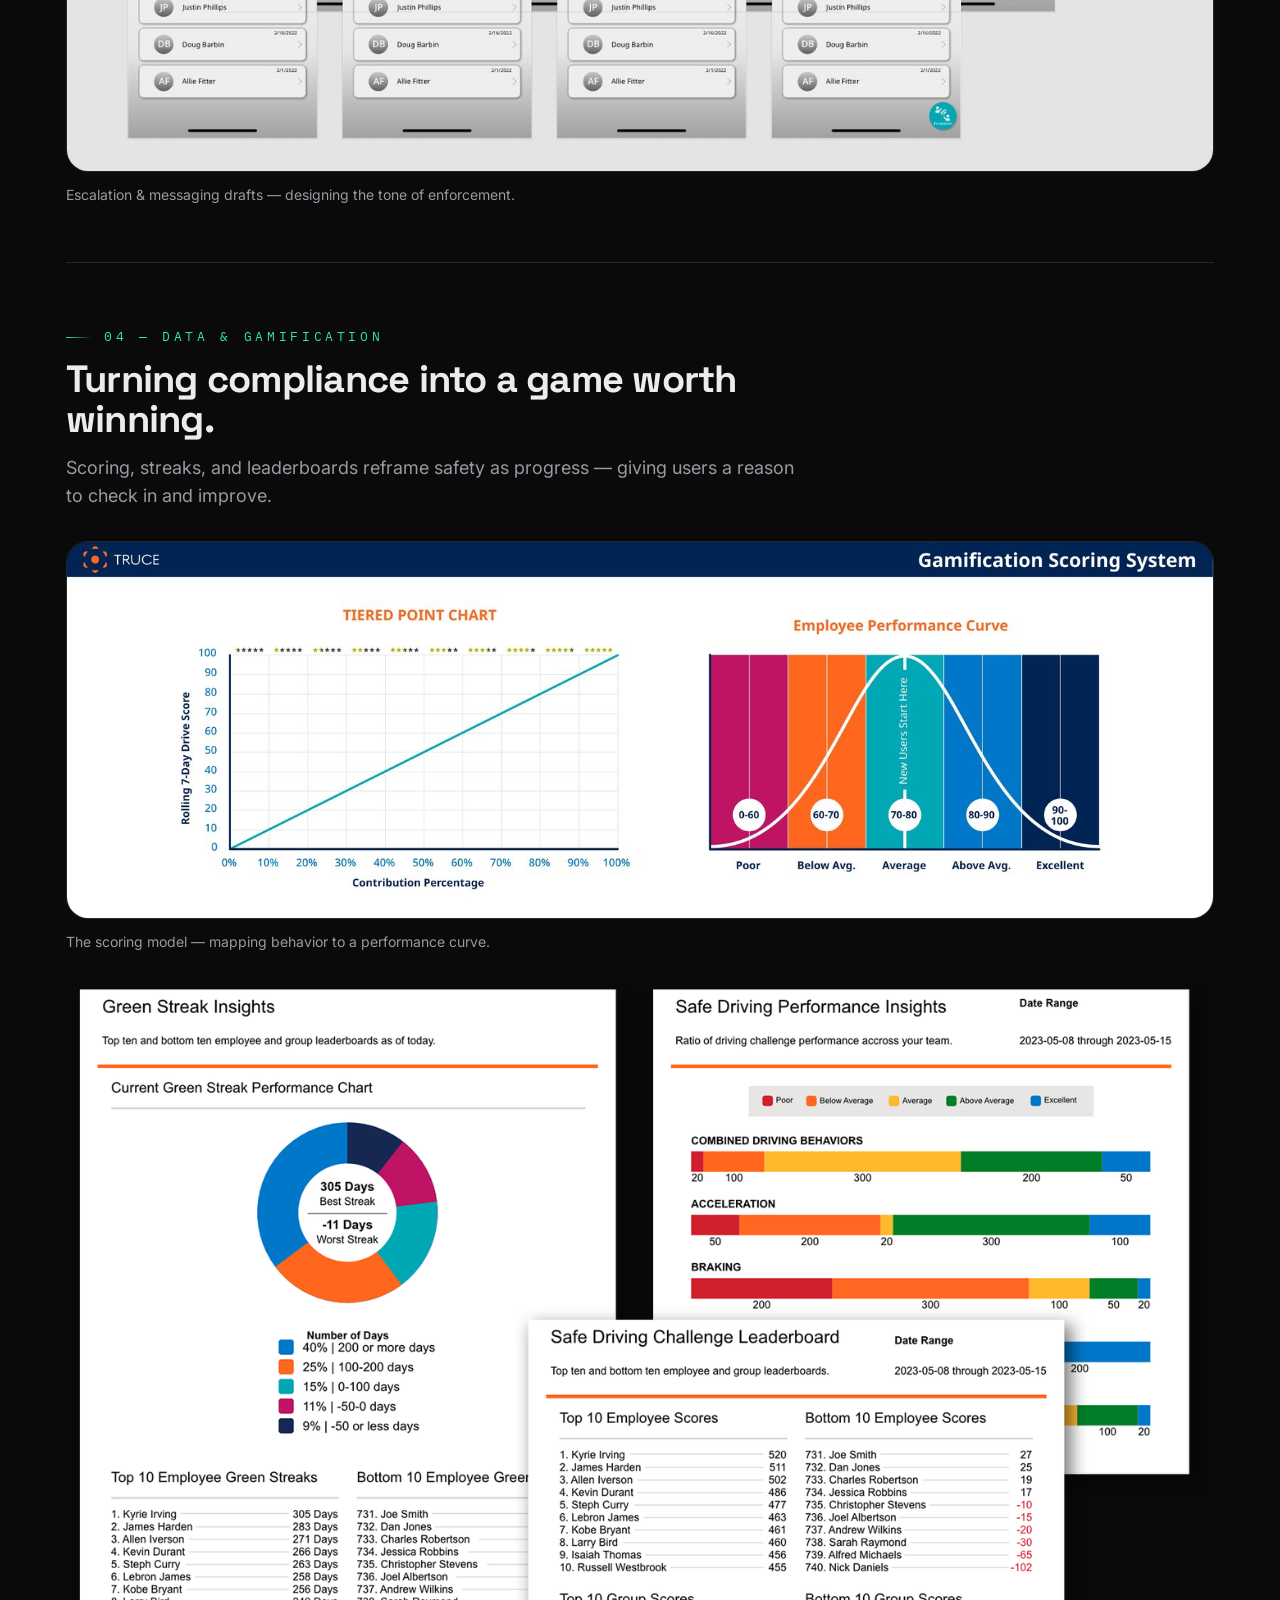
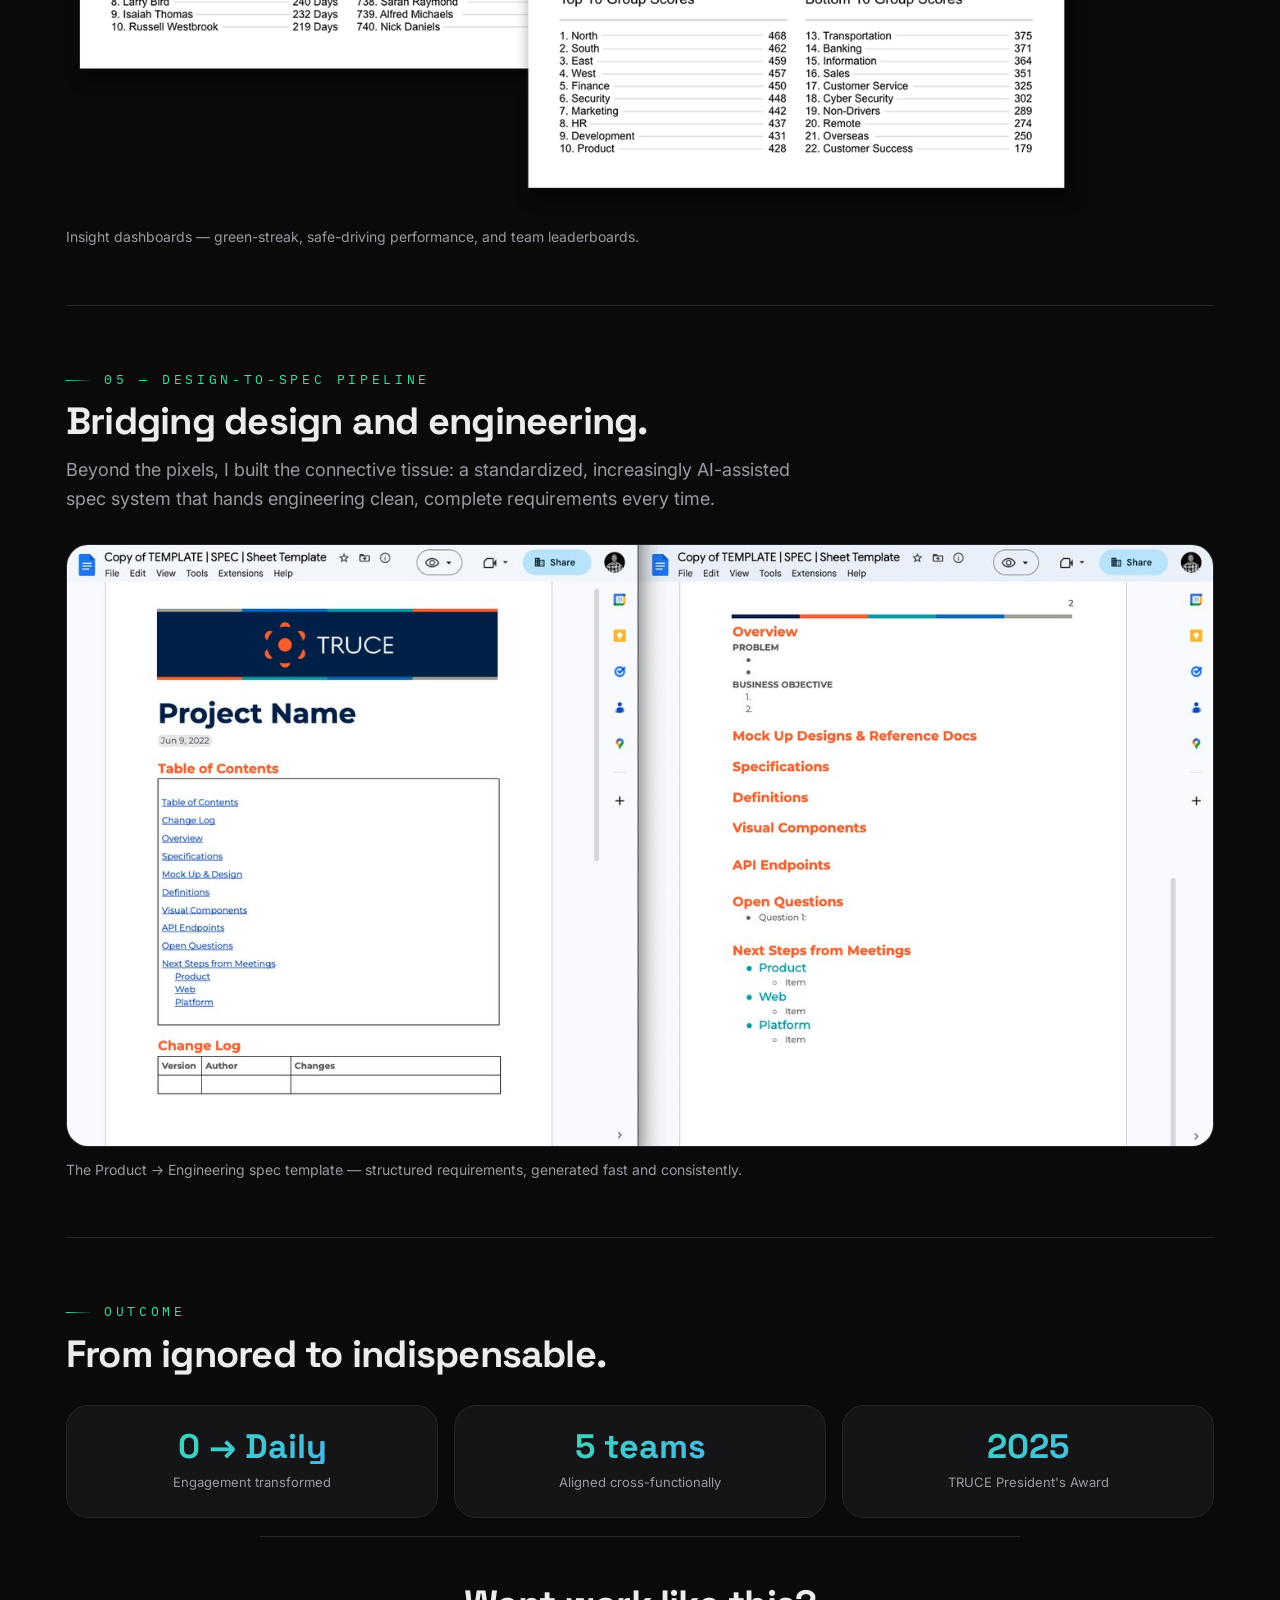
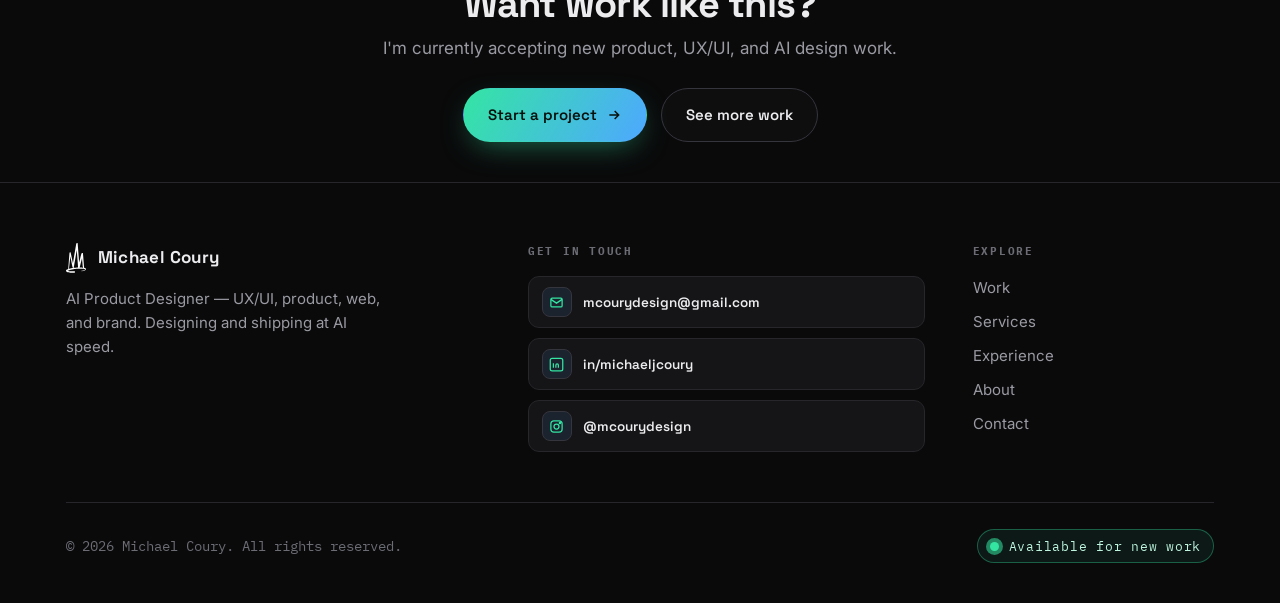
<file: work/truce-software.html>
<!DOCTYPE html>
<html lang="en">
<head>
<meta charset="UTF-8"/>
<meta name="viewport" content="width=device-width, initial-scale=1"/>
<title>TRUCE Software — Michael Coury</title>
<meta name="description" content="How I helped take TRUCE's connected-worker safety platform from zero engagement to a daily-use tool — product, UX/UI, and AI across web, iOS, and Android."/>
<meta property="og:title" content="TRUCE Software — Michael Coury"/>
<meta property="og:description" content="How I helped take TRUCE's connected-worker safety platform from zero engagement to a daily-use tool — product, UX/UI, and AI across web, iOS, and Android."/>
<meta property="og:image" content="https://www.michaelcoury.com/assets/og-image.png"/>
<meta property="og:image:width" content="1200"/>
<meta property="og:image:height" content="630"/>
<meta name="twitter:image" content="https://www.michaelcoury.com/assets/og-image.png"/>
<link rel="icon" type="image/svg+xml" href="../assets/favicon.svg"/>
<link rel="apple-touch-icon" href="../assets/apple-touch-icon.png"/>
<script>document.documentElement.className+=' js';</script>
<link rel="preconnect" href="https://fonts.googleapis.com">
<link rel="preconnect" href="https://fonts.gstatic.com" crossorigin>
<link href="https://fonts.googleapis.com/css2?family=Space+Grotesk:wght@400;500;600;700&family=Inter:wght@400;500;600&family=IBM+Plex+Mono:wght@400;500;600;700&display=swap" rel="stylesheet">
<link rel="stylesheet" href="../styles.css"/>
<style>
/* ===== case-study gallery extensions (scoped x-*) ===== */
.cs-cover.has-img,.cs-shot.has-img{background:#0c0c0e}
.cs-cover.has-img::before,.cs-shot.has-img::before{opacity:0}
.cs-cover.has-img img,.cs-shot.has-img img{position:absolute;inset:0;width:100%;height:100%;object-fit:cover}
.x-work{margin-top:64px}
.x-sec{padding-top:56px;margin-top:56px;border-top:1px solid var(--line)}
.x-sec:first-child{border-top:none;margin-top:0}
.x-top{display:flex;align-items:flex-end;justify-content:space-between;gap:24px;flex-wrap:wrap;margin-bottom:30px}
.x-h2{font-family:var(--font-d);font-weight:700;font-size:clamp(24px,3.4vw,38px);letter-spacing:-.02em;max-width:820px}
.x-lead{color:var(--muted);font-size:18px;max-width:730px;margin-top:14px}
.x-count{color:var(--muted);font-size:14px;font-family:var(--font-m);white-space:nowrap}
.x-count b{color:var(--green)}
.x-cap{color:var(--muted);font-size:14px;margin-top:12px}
.x-wide{border-radius:var(--r-lg);overflow:hidden;border:1px solid var(--line);background:var(--surface)}
.x-wide.plain{background:transparent;border:none}
.x-wide img{width:100%;display:block}
.x-mt{margin-top:24px}
/* websites */
.x-web{display:grid;grid-template-columns:1fr 1fr;gap:22px}
.x-webcard{background:var(--surface);border:1px solid var(--line);border-radius:var(--r-lg);padding:18px;transition:.3s}
.x-webcard:hover{transform:translateY(-4px);border-color:var(--blue)}
.x-webcard img{width:100%;display:block;border-radius:10px}
.x-webcard .cap{margin-top:13px;color:var(--muted);font-size:14px}
.x-thumbs{display:grid;grid-template-columns:repeat(4,1fr);gap:16px;margin-top:20px}
.x-thumb{background:var(--surface);border:1px solid var(--line);border-radius:12px;overflow:hidden}
.x-thumb img{width:100%;display:block}
/* logos */
.x-logos{display:grid;grid-template-columns:repeat(4,1fr);gap:18px}
.x-logo{background:#f5f6f8;border-radius:var(--r-lg);aspect-ratio:4/3;display:flex;align-items:center;justify-content:center;padding:28px;position:relative;overflow:hidden;transition:.3s}
.x-logo:hover{transform:translateY(-3px);box-shadow:var(--shadow)}
.x-logo img{max-width:100%;max-height:100%;object-fit:contain}
.x-logo .name{position:absolute;left:0;right:0;bottom:0;color:#5c5c66;font-family:var(--font-m);font-size:10px;letter-spacing:.08em;text-transform:uppercase;padding:8px 10px;opacity:0;transition:.2s;text-align:center;background:rgba(0,0,0,.04)}
.x-logo:hover .name{opacity:1}
/* wild */
.x-wild{display:grid;grid-template-columns:2fr 1fr;gap:20px}
.x-wild .stack{display:grid;grid-template-rows:1fr 1fr;gap:20px}
.x-fig{border-radius:var(--r-lg);overflow:hidden;border:1px solid var(--line);position:relative;height:100%}
.x-fig img{width:100%;height:100%;object-fit:cover;display:block}
.x-fig figcaption{position:absolute;left:0;right:0;bottom:0;padding:15px 17px;background:linear-gradient(180deg,rgba(10,10,11,0),rgba(10,10,11,.85));font-size:13px;color:var(--text)}
.x-fig.big img{min-height:420px}
/* seo */
.x-seo{display:grid;grid-template-columns:1fr 1fr;gap:40px;align-items:center}
.x-seo .panel{background:#fff;border-radius:var(--r-lg);padding:20px;border:1px solid var(--line)}
.x-seo .panel img{width:100%;display:block;border-radius:6px}
.x-list{list-style:none;margin-top:20px;display:flex;flex-direction:column;gap:13px}
.x-list li{display:flex;gap:12px;color:var(--muted);font-size:16px}
.x-list li::before{content:"";width:9px;height:9px;border-radius:50%;background:var(--grad);margin-top:9px;flex:none}
/* merch */
.x-merch{display:grid;grid-template-columns:repeat(3,1fr);gap:20px}
.x-merch figure{border-radius:var(--r-lg);overflow:hidden;border:1px solid var(--line);background:var(--surface)}
.x-merch img{width:100%;display:block;object-fit:cover}
.x-merch figcaption{padding:13px 16px;color:var(--muted);font-size:13px}
.x-tall{grid-row:span 2}
/* brand feature */
.x-brandfeat{display:grid;grid-template-columns:1.3fr 1fr;gap:36px;align-items:center}
.x-brandfeat .shot{border-radius:var(--r-lg);overflow:hidden;border:1px solid var(--line)}
.x-brandfeat .shot img{width:100%;display:block}
.x-brandfeat p{color:var(--muted);margin-bottom:14px}.x-brandfeat strong{color:var(--text)}
.x-swatches{display:flex;gap:10px;margin-top:20px;align-items:center}
.x-sw{width:38px;height:38px;border-radius:10px;border:1px solid var(--line)}
.x-swlabel{font-family:var(--font-m);font-size:12px;color:var(--muted)}
/* devices */
.x-devices{display:grid;grid-template-columns:repeat(3,1fr);gap:24px}
.x-phone{background:var(--surface-2);border:1px solid var(--line);border-radius:26px;padding:12px;transition:.3s}
.x-phone:hover{transform:translateY(-4px);border-color:var(--green)}
.x-phone img{width:100%;display:block;border-radius:16px}
.x-phone .cap{color:var(--muted);font-size:13px;text-align:center;padding:12px 6px 4px}
/* masonry */
.x-mkt{columns:3;column-gap:20px}
.x-mkt figure{break-inside:avoid;margin-bottom:20px;border-radius:var(--r);overflow:hidden;border:1px solid var(--line);background:var(--surface)}
.x-mkt img{width:100%;display:block}
.x-mkt figcaption{padding:12px 14px;color:var(--muted);font-size:13px}
/* duo / launch */
.x-duo,.x-launch{display:grid;gap:20px}
.x-duo{grid-template-columns:1fr 1fr}
.x-launch{grid-template-columns:2fr 1fr}
.x-duo figure,.x-launch figure{border-radius:var(--r-lg);overflow:hidden;border:1px solid var(--line);background:var(--surface)}
.x-duo img,.x-launch img{width:100%;display:block}
.x-duo figcaption,.x-launch figcaption{padding:12px 16px;color:var(--muted);font-size:13px}
/* logo hero */
.x-logohero{background:radial-gradient(circle at 50% 40%,#242012,#0d0d0e 70%);border:1px solid var(--line);border-radius:var(--r-lg);padding:60px;display:flex;align-items:center;justify-content:center}
.x-logohero img{max-width:70%;display:block}
/* coach */
.x-coach{display:grid;grid-template-columns:1fr 1.2fr;gap:36px;align-items:center}
.x-coach .photo{border-radius:var(--r-lg);overflow:hidden;border:1px solid var(--line)}
.x-coach .photo img{width:100%;display:block}
.x-coach p{color:var(--muted);margin-bottom:14px}.x-coach strong{color:var(--text)}
/* truce stats */
.x-stats{display:grid;grid-template-columns:repeat(3,1fr);gap:16px}
.x-stat{background:var(--surface);border:1px solid var(--line);border-radius:var(--r-lg);padding:24px 20px}
.x-stat .n{font-family:var(--font-d);font-weight:700;font-size:28px;letter-spacing:-.01em;background:var(--grad);-webkit-background-clip:text;background-clip:text;color:transparent;line-height:1.1}
.x-stat .l{color:var(--muted);font-size:14px;margin-top:8px}
/* screens */
.x-screens{display:grid;grid-template-columns:1fr 1fr;gap:28px;max-width:760px;margin:0 auto}
.x-screens figure{border-radius:22px;overflow:hidden;border:1px solid var(--line);background:var(--surface-2);padding:10px}
.x-screens img{width:100%;display:block;border-radius:14px}
.x-screens figcaption{color:var(--muted);font-size:13px;text-align:center;padding:12px 0 4px}
/* grid-2 */
.x-grid2{display:grid;grid-template-columns:1fr 1fr;gap:22px}
.x-grid2 figure{border-radius:var(--r-lg);overflow:hidden;border:1px solid var(--line);background:var(--surface)}
.x-grid2 img{width:100%;display:block}
.x-grid2 figcaption{padding:12px 16px;color:var(--muted);font-size:13px}
/* flow feature */
.x-flow{display:grid;grid-template-columns:1fr 1.4fr;gap:36px;align-items:start}
.x-flow .txt{position:sticky;top:100px}
.x-flow p{color:var(--muted);margin-bottom:14px}.x-flow strong{color:var(--text)}
.x-flowscroll{border-radius:var(--r-lg);border:1px solid var(--line);background:var(--surface);padding:14px;max-height:720px;overflow:hidden;position:relative}
.x-flowscroll img{width:100%;display:block;border-radius:8px}
.x-flowscroll::after{content:"";position:absolute;inset:auto 0 0 0;height:90px;background:linear-gradient(180deg,rgba(21,21,23,0),var(--surface))}
/* outcome cards */
.x-outcome{display:grid;grid-template-columns:repeat(3,1fr);gap:18px}
.x-ocard{background:var(--surface);border:1px solid var(--line);border-radius:var(--r-lg);padding:26px 22px}
.x-ocard h3{font-size:19px;margin-bottom:8px}.x-ocard p{color:var(--muted);font-size:15px}
@media(max-width:860px){
  .x-web,.x-wild,.x-seo,.x-brandfeat,.x-coach,.x-flow,.x-duo,.x-launch,.x-grid2{grid-template-columns:1fr}
  .x-logos,.x-thumbs,.x-merch{grid-template-columns:1fr 1fr}
  .x-devices{grid-template-columns:1fr}
  .x-stats,.x-outcome{grid-template-columns:1fr}
  .x-mkt{columns:1}
  .x-flow .txt{position:static}
  .x-screens{grid-template-columns:1fr 1fr}
}
</style>
</head>
<body>
<div id="glow"></div>
<header id="hdr">
  <div class="wrap nav">
    <a class="brand" href="../index.html#top">
      <img src="../assets/logo-icon.svg" alt="Michael Coury crown logo"/>
      <span>Michael Coury</span>
    </a>
    <nav class="nav-links" id="navlinks">
      <a href="../index.html#work">Work</a>
      <a href="../index.html#services">Services</a>
      <a href="../index.html#history">Experience</a>
      <a href="../index.html#about">About</a>
      <a href="../index.html#contact">Contact</a>
    </nav>
    <div class="nav-cta">
      <span class="avail"><span class="dot"></span>Available</span>
      <a href="../index.html#contact" class="btn btn-primary">Let's talk</a>
      <button class="burger" id="burger" aria-label="Menu" aria-expanded="false"><span></span><span></span><span></span></button>
    </div>
  </div>
</header>
<main class="cs">
  <div class="wrap">
    <a class="cs-back" href="../index.html#work"><svg viewBox="0 0 24 24" fill="none" stroke-width="2.2"><path d="M19 12H5M11 18l-6-6 6-6"/></svg> Back to work</a>
    <div class="cs-hero">
      <span class="eyebrow">Case study · 2022 – Present</span>
      <h1>TRUCE Software</h1>
      <p class="cs-lead">Taking a connected-worker safety platform from near-zero engagement into a tool employees rely on every day — as the product designer partnering directly with product leadership.</p>
      <div class="cs-chips"><div><span>Role</span><b>Product UX/UI Designer</b></div><div><span>Timeline</span><b>2022 – Present</b></div><div><span>Platform</span><b>Web · iOS · Android</b></div><div><span>Focus</span><b>Product · UX/UI · AI</b></div></div>
    </div>
    <figure class="cs-cover has-img"><img src="../assets/truce/cover.jpg" alt="TRUCE Software"></figure>
    <div class="cs-body">
      <div class="cs-block reveal"><h2>Overview</h2><p>TRUCE Software makes a mobile device management and connected-worker safety platform used by frontline teams. As <strong>Product UX/UI Designer</strong>, I partner directly with the VP of Product Management to quarterback development across every supporting team — Product, Platform, Web, iOS, and Android — owning the design end to end.</p></div>
      <div class="cs-block reveal"><h2>The challenge</h2><p>The platform had strong underlying capability but <strong>almost no day-to-day engagement</strong>. Complex safety and device-policy rules made the experience hard to adopt, and delivery was slowed by hand-offs across five separate teams.</p><ul class='pts'><li>Turn a powerful-but-unused platform into something people <b>choose</b> to use daily</li><li>Make complex policy and safety logic feel simple and trustworthy</li><li>Keep five cross-functional teams aligned on one design direction</li></ul><figure class="cs-shot has-img"><img src="../assets/truce/app-concepts.jpg" alt="App concept designs"></figure></div>
      <div class="cs-block reveal"><h2>Approach &amp; process</h2><p>I ran a full user-centered process — research, concept, design, prototype, test, iterate — and rebuilt the core flows around what the job actually required. To move faster without losing craft, I introduced <strong>AI-powered agents, automations, and design-to-spec pipelines</strong> that compress research and hand-off time across teams.</p><figure class="cs-shot has-img"><img src="../assets/truce/prototype-erg.jpg" alt="Flows, wireframes and prototypes"></figure></div>
      <div class="cs-block reveal"><h2>The solution</h2><p>A streamlined, consistent experience across web and mobile that surfaces the right action at the right moment — turning safety compliance from a chore into a utility that supports the work instead of interrupting it.</p></div>
    </div>

    <div class="x-work">
      <section class="x-sec reveal">
        <div class="x-top"><div><span class="eyebrow">01 — Product &amp; app design</span><h2 class="x-h2" style="margin-top:12px">A daily driver in light and dark.</h2><p class="x-lead">The mobile experience leads with what a user needs first: compliance status, score, and trend — legible at a glance, comfortable in either theme.</p></div></div>
        <div class="x-screens">
          <figure><img src="../assets/truce/app-light.jpg" alt="Light mode dashboard"><figcaption>Home dashboard — light</figcaption></figure>
          <figure><img src="../assets/truce/app-dark.jpg" alt="Dark mode dashboard"><figcaption>Home dashboard — dark</figcaption></figure>
        </div>
        <div class="x-wide x-mt" style="padding:14px"><img src="../assets/truce/all-screens.png" alt="All screens" style="border-radius:8px"></div>
        <p class="x-cap">The full screen inventory at a glance.</p>
      </section>

      <section class="x-sec reveal">
        <div class="x-top"><div><span class="eyebrow">02 — UX architecture &amp; flows</span><h2 class="x-h2" style="margin-top:12px">Mapping the whole journey before a pixel ships.</h2></div></div>
        <div class="x-flow">
          <div class="txt">
            <p>Every feature starts as a flow. I map the complete journey — permissions, onboarding, escalations, edge cases — so the team aligns on behavior before visual design begins.</p>
            <p>The <strong>iOS user-flow chart</strong> is the master map for the app: every screen, decision, and state in one place. Phase diagrams and interactive prototypes turn the map into something the team can click through.</p>
          </div>
          <div class="x-flowscroll"><img src="../assets/truce/ios-user-flow.jpg" alt="iOS user flow chart"></div>
        </div>
        <div class="x-grid2 x-mt">
          <figure><img src="../assets/truce/flow-phases.jpg" alt="Phase flow"><figcaption>Multi-phase workflow mapping</figcaption></figure>
          <figure><img src="../assets/truce/ios-prototype.jpg" alt="iOS prototype"><figcaption>iOS prototype — the flow made tappable</figcaption></figure>
        </div>
      </section>

      <section class="x-sec reveal">
        <div class="x-top"><div><span class="eyebrow">03 — Design system &amp; components</span><h2 class="x-h2" style="margin-top:12px">One language across every surface.</h2><p class="x-lead">Panels, widgets, messaging, compliance and policy components — built as a reusable system so the product stays consistent as it grows.</p></div></div>
        <div class="x-wide"><img src="../assets/truce/design-system-panels.jpg" alt="Panel and widget designs"></div>
        <p class="x-cap">Panel &amp; widget library — current design alongside messaging, compliance, and policy components.</p>
        <div class="x-wide x-mt"><img src="../assets/truce/escalation-drafts.jpg" alt="Escalation message drafts"></div>
        <p class="x-cap">Escalation &amp; messaging drafts — designing the tone of enforcement.</p>
      </section>

      <section class="x-sec reveal">
        <div class="x-top"><div><span class="eyebrow">04 — Data &amp; gamification</span><h2 class="x-h2" style="margin-top:12px">Turning compliance into a game worth winning.</h2><p class="x-lead">Scoring, streaks, and leaderboards reframe safety as progress — giving users a reason to check in and improve.</p></div></div>
        <div class="x-wide"><img src="../assets/truce/gamification.jpg" alt="Gamification scoring system"></div>
        <p class="x-cap">The scoring model — mapping behavior to a performance curve.</p>
        <div class="x-wide plain x-mt"><img src="../assets/truce/dashboards.png" alt="Insight dashboards"></div>
        <p class="x-cap">Insight dashboards — green-streak, safe-driving performance, and team leaderboards.</p>
      </section>

      <section class="x-sec reveal">
        <div class="x-top"><div><span class="eyebrow">05 — Design-to-spec pipeline</span><h2 class="x-h2" style="margin-top:12px">Bridging design and engineering.</h2><p class="x-lead">Beyond the pixels, I built the connective tissue: a standardized, increasingly AI-assisted spec system that hands engineering clean, complete requirements every time.</p></div></div>
        <div class="x-wide"><img src="../assets/truce/spec-template.jpg" alt="Spec sheet template"></div>
        <p class="x-cap">The Product → Engineering spec template — structured requirements, generated fast and consistently.</p>
      </section>

      <section class="x-sec reveal">
        <div class="x-top"><div><span class="eyebrow">Outcome</span><h2 class="x-h2" style="margin-top:12px">From ignored to indispensable.</h2></div></div>
        <div class="cs-metrics">
          <div class="cs-metric"><b>0 → Daily</b><span>Engagement transformed</span></div>
          <div class="cs-metric"><b>5 teams</b><span>Aligned cross-functionally</span></div>
          <div class="cs-metric"><b>2025</b><span>TRUCE President's Award</span></div>
        </div>
      </section>
    </div>

    <section class="next-cta reveal">
      <h2>Want work like this?</h2>
      <p>I'm currently accepting new product, UX/UI, and AI design work.</p>
      <div class="btns">
        <a class="btn btn-primary" href="../index.html#contact">Start a project <svg viewBox="0 0 24 24" fill="none" stroke="currentColor" stroke-width="2.2"><path d="M5 12h14M13 6l6 6-6 6"/></svg></a>
        <a class="btn btn-ghost" href="../index.html#work">See more work</a>
      </div>
    </section>
  </div>
</main>
<footer>
  <div class="wrap">
    <div class="foot-top">
      <div class="foot-brand">
        <a class="brand" href="../index.html#top"><img src="../assets/logo-icon.svg" alt="Michael Coury"/><span>Michael Coury</span></a>
        <p>AI Product Designer — UX/UI, product, web, and brand. Designing and shipping at AI speed.</p>
      </div>
      <div class="foot-contact">
        <h5>Get in touch</h5>
        <a class="cm-mini" href="mailto:mcourydesign@gmail.com"><span class="ci"><svg viewBox="0 0 24 24" fill="none" stroke-width="2"><rect x="3" y="5" width="18" height="14" rx="2"/><path d="M3 7l9 6 9-6"/></svg></span><span>mcourydesign@gmail.com</span></a>
        
        <a class="cm-mini" href="https://www.linkedin.com/in/michaeljcoury/" target="_blank" rel="noopener"><span class="ci"><svg viewBox="0 0 24 24" fill="none" stroke-width="2"><rect x="2" y="2" width="20" height="20" rx="3"/><path d="M7 10v7M7 7v.01M11 17v-4a2 2 0 0 1 4 0v4M11 13v4"/></svg></span><span>in/michaeljcoury</span></a>
        <a class="cm-mini" href="https://www.instagram.com/mcourydesign/" target="_blank" rel="noopener"><span class="ci"><svg viewBox="0 0 24 24" fill="none" stroke-width="2"><rect x="3" y="3" width="18" height="18" rx="5"/><circle cx="12" cy="12" r="4"/><circle cx="17.5" cy="6.5" r="1"/></svg></span><span>@mcourydesign</span></a>
      </div>
      <div class="foot-cols">
        <div class="foot-col"><h5>Explore</h5>
          <a href="../index.html#work">Work</a><a href="../index.html#services">Services</a><a href="../index.html#history">Experience</a><a href="../index.html#about">About</a><a href="../index.html#contact">Contact</a></div>
      </div>
    </div>
    <div class="foot-bottom">
      <span>© 2026 Michael Coury. All rights reserved.</span>
      <span><span class="avail" style="padding:6px 12px"><span class="dot"></span>Available for new work</span></span>
    </div>
  </div>
</footer>
<script src="../script.js"></script>
</body>
</html>
</file>
<file: styles.css>
:root{
  --bg:#0A0A0B; --bg-2:#0E0E10; --surface:#151517; --surface-2:#1B1B1E; --surface-3:#222226;
  --line:#26262B; --line-2:#35353D;
  --text:#ECECEF; --muted:#9A9AA3; --muted-2:#6C6C75;
  --green:#34E5A3; --blue:#4EA8FF; --green-dim:#1d8f68; --blue-dim:#2f6fb0;
  --grad:linear-gradient(120deg,#34E5A3 0%,#4EA8FF 100%);
  --grad-soft:linear-gradient(120deg,rgba(52,229,163,.16),rgba(78,168,255,.16));
  --r:14px; --r-lg:22px; --r-xl:30px;
  --maxw:1200px;
  --shadow:0 30px 60px -30px rgba(0,0,0,.7);
  --font-d:'Space Grotesk',system-ui,sans-serif;
  --font-b:'Inter',system-ui,sans-serif;
  --font-m:'IBM Plex Mono',ui-monospace,monospace;
}
*{margin:0;padding:0;box-sizing:border-box}
html{scroll-behavior:smooth}
body{
  background:var(--bg); color:var(--text); font-family:var(--font-b);
  font-size:17px; line-height:1.6; -webkit-font-smoothing:antialiased; overflow-x:hidden;
}
a{color:inherit;text-decoration:none}
img{max-width:100%;display:block}
.wrap{max-width:var(--maxw);margin:0 auto;padding:0 26px}
.mono{font-family:var(--font-m)}
.grad-text{background:var(--grad);-webkit-background-clip:text;background-clip:text;color:transparent}
h1,h2,h3{font-family:var(--font-d);font-weight:700;line-height:1.05;letter-spacing:-.02em}
section{position:relative}
.eyebrow{font-family:var(--font-m);font-size:13px;letter-spacing:.28em;text-transform:uppercase;
  color:var(--green);display:inline-flex;align-items:center;gap:12px}
.eyebrow::before{content:"";width:26px;height:1px;background:linear-gradient(90deg,var(--green),transparent)}
.section-head{max-width:640px;margin-bottom:52px}
.section-head h2{font-size:clamp(30px,4.4vw,46px);margin:18px 0 14px}
.section-head p{color:var(--muted);font-size:18px}
.pad{padding:110px 0}

/* ---------- availability pill ---------- */
.avail{display:inline-flex;align-items:center;gap:10px;padding:8px 16px;border-radius:999px;
  border:1px solid rgba(52,229,163,.35);background:rgba(52,229,163,.07);
  font-family:var(--font-m);font-size:12.5px;letter-spacing:.06em;color:#bdf5df}
.dot{width:9px;height:9px;border-radius:50%;background:var(--green);position:relative;flex:none}
.dot::after{content:"";position:absolute;inset:-4px;border-radius:50%;background:var(--green);
  opacity:.55;animation:pulse 2.2s ease-out infinite}
@keyframes pulse{0%{transform:scale(.6);opacity:.6}100%{transform:scale(2.4);opacity:0}}

/* ---------- buttons ---------- */
.btn{display:inline-flex;align-items:center;gap:9px;font-family:var(--font-d);font-weight:600;
  font-size:15px;padding:14px 24px;border-radius:999px;cursor:pointer;border:1px solid transparent;
  transition:.25s transform,.25s box-shadow,.25s background,.25s border-color;white-space:nowrap}
.btn-primary{background:var(--grad);color:#04110c;box-shadow:0 10px 30px -10px rgba(52,229,163,.5)}
.btn-primary:hover{transform:translateY(-2px);box-shadow:0 16px 40px -12px rgba(78,168,255,.6)}
.btn-ghost{border-color:var(--line-2);color:var(--text);background:rgba(255,255,255,.02)}
.btn-ghost:hover{border-color:var(--green);transform:translateY(-2px);color:#fff}
.btn svg{width:16px;height:16px}

/* ---------- nav ---------- */
header{position:fixed;top:0;left:0;right:0;z-index:60;transition:.3s}
.nav{display:flex;align-items:center;justify-content:space-between;padding:20px 0;transition:.3s}
header.scrolled{background:rgba(10,10,11,.82);backdrop-filter:blur(14px);border-bottom:1px solid var(--line)}
header.scrolled .nav{padding:13px 0}
.brand{display:flex;align-items:center;gap:12px;font-family:var(--font-d);font-weight:700;letter-spacing:.02em;font-size:17px}
.brand img{height:30px;width:auto}
.brand .sub{color:var(--muted-2);font-family:var(--font-m);font-weight:400;font-size:11px;letter-spacing:.18em;text-transform:uppercase;margin-left:2px}
.nav-links{display:flex;align-items:center;gap:34px}
.nav-links a{font-size:15px;color:var(--muted);font-weight:500;transition:.2s;position:relative}
.nav-links a:hover{color:var(--text)}
.nav-links a::after{content:"";position:absolute;left:0;bottom:-6px;height:2px;width:0;background:var(--grad);transition:.25s}
.nav-links a:hover::after{width:100%}
.nav-cta{display:flex;align-items:center;gap:16px}
.burger{display:none;background:none;border:1px solid var(--line-2);border-radius:10px;padding:9px;cursor:pointer}
.burger span{display:block;width:20px;height:2px;background:var(--text);margin:4px 0;transition:.3s}

/* ---------- hero ---------- */
.hero{min-height:100vh;display:flex;align-items:center;padding-top:120px;padding-bottom:60px;overflow:hidden}
.aurora{position:absolute;inset:0;z-index:0;pointer-events:none;overflow:hidden}
.blob{position:absolute;border-radius:50%;filter:blur(90px);opacity:.5;will-change:transform}
.blob.g{width:520px;height:520px;background:radial-gradient(circle,rgba(52,229,163,.55),transparent 70%);top:-120px;left:-80px}
.blob.b{width:560px;height:560px;background:radial-gradient(circle,rgba(78,168,255,.5),transparent 70%);top:120px;right:-120px}
.blob.g2{width:380px;height:380px;background:radial-gradient(circle,rgba(52,229,163,.32),transparent 70%);bottom:-140px;left:34%}
.grid-bg{position:absolute;inset:0;z-index:0;pointer-events:none;
  background-image:linear-gradient(rgba(255,255,255,.03) 1px,transparent 1px),linear-gradient(90deg,rgba(255,255,255,.03) 1px,transparent 1px);
  background-size:56px 56px;mask-image:radial-gradient(circle at 50% 40%,#000 0%,transparent 72%)}
.hero-inner{position:relative;z-index:2;display:grid;grid-template-columns:1.15fr .85fr;gap:40px;align-items:center;width:100%}
.hero-copy .eyebrow{margin-bottom:26px}
.hero h1{font-size:clamp(42px,6.4vw,78px);letter-spacing:-.03em}
.hero h1 .name{display:block;color:var(--text)}
.hero h1 .role{display:block}
.hero .lead{color:var(--muted);font-size:clamp(17px,2vw,21px);max-width:560px;margin:24px 0 34px}
.hero-actions{display:flex;gap:14px;flex-wrap:wrap;align-items:center;margin-bottom:26px}
.hero-avail{margin-top:6px}
.hero-mark{position:relative;display:flex;justify-content:center;align-items:center}
.hero-mark img{height:min(58vh,520px);width:auto;filter:drop-shadow(0 30px 60px rgba(78,168,255,.25));will-change:transform;animation:float 7s ease-in-out infinite}
@keyframes float{0%,100%{transform:translateY(-10px)}50%{transform:translateY(10px)}}
.hero-mark::after{content:"";position:absolute;width:70%;height:70%;border-radius:50%;
  background:radial-gradient(circle,rgba(78,168,255,.25),transparent 70%);filter:blur(40px);z-index:-1}

/* ---------- marquee ---------- */
.marquee{border-top:1px solid var(--line);border-bottom:1px solid var(--line);background:var(--bg-2);
  padding:20px 0;overflow:hidden;white-space:nowrap;position:relative;z-index:2}
.marquee .track{display:inline-flex;gap:0;align-items:center;will-change:transform}
.marquee span{font-family:var(--font-m);font-size:14px;letter-spacing:.12em;text-transform:uppercase;color:var(--muted-2);padding:0 28px}
.marquee b{color:var(--text);font-weight:600}
.marquee .sep{color:var(--green)}
@keyframes scroll{from{transform:translateX(0)}to{transform:translateX(-50%)}}

/* ---------- cards / services ---------- */
.grid3{display:grid;grid-template-columns:repeat(3,1fr);gap:20px}
.grid2{display:grid;grid-template-columns:repeat(2,1fr);gap:20px}
.card{background:var(--surface);border:1px solid var(--line);border-radius:var(--r-lg);padding:30px;
  transition:.3s;position:relative;overflow:hidden}
.card::before{content:"";position:absolute;inset:0;background:var(--grad-soft);opacity:0;transition:.3s}
.card:hover{transform:translateY(-5px);border-color:transparent;box-shadow:var(--shadow)}
.card:hover::before{opacity:1}
.card>*{position:relative;z-index:1}
.card .ico{width:48px;height:48px;border-radius:12px;display:grid;place-items:center;margin-bottom:20px;
  background:rgba(78,168,255,.1);border:1px solid var(--line-2)}
.card .ico svg{width:24px;height:24px;stroke:var(--green)}
.card h3{font-size:21px;margin-bottom:10px}
.card p{color:var(--muted);font-size:15.5px;margin-bottom:16px}
.tags{display:flex;flex-wrap:wrap;gap:7px}
.tag{font-family:var(--font-m);font-size:11.5px;letter-spacing:.04em;color:var(--green);
  border:1px solid var(--line-2);border-radius:999px;padding:4px 11px}

/* ---------- products band ---------- */
.products{background:var(--bg-2);border-top:1px solid var(--line);border-bottom:1px solid var(--line)}
.prod-row{display:grid;grid-template-columns:repeat(5,1fr);gap:16px}
.prod{background:var(--surface);border:1px solid var(--line);border-radius:var(--r);padding:22px;transition:.3s}
.prod:hover{border-color:var(--green);transform:translateY(-4px)}
.prod .n{font-family:var(--font-m);font-size:26px;font-weight:700;color:var(--blue);margin-bottom:12px;line-height:1}
.prod h4{font-family:var(--font-d);font-size:16px;margin-bottom:8px;font-weight:600}
.prod p{color:var(--muted);font-size:13.5px}

/* ---------- portfolio ---------- */
.work-grid{display:grid;grid-template-columns:repeat(6,1fr);gap:20px}
.proj{grid-column:span 3;border-radius:var(--r-lg);overflow:hidden;border:1px solid var(--line);
  background:var(--surface);transition:.3s;position:relative;display:flex;flex-direction:column}
.proj.feat{grid-column:span 6}
.proj:hover{transform:translateY(-6px);box-shadow:var(--shadow);border-color:transparent}
.proj .cover{aspect-ratio:16/10;position:relative;overflow:hidden;display:grid;place-items:center;
  background:linear-gradient(135deg,#17171b,#0f0f11)}
.proj.feat .cover{aspect-ratio:21/8}
.proj .cover::before{content:"";position:absolute;inset:0;opacity:.9;
  background:radial-gradient(circle at 20% 20%,rgba(52,229,163,.22),transparent 50%),radial-gradient(circle at 80% 80%,rgba(78,168,255,.22),transparent 50%)}
.proj .cover .cn{position:relative;z-index:1;font-family:var(--font-d);font-weight:700;font-size:clamp(22px,3vw,40px);
  color:rgba(255,255,255,.9);text-align:center;padding:20px;letter-spacing:-.02em}
.proj .cover .badge{position:absolute;top:14px;left:14px;z-index:2;font-family:var(--font-m);font-size:11px;
  letter-spacing:.1em;text-transform:uppercase;padding:5px 11px;border-radius:999px;
  background:rgba(10,10,11,.6);border:1px solid var(--line-2);color:var(--green)}
.proj .body{padding:24px;flex:1;display:flex;flex-direction:column}
.proj .body h3{font-size:22px;margin-bottom:6px}
.proj .role{font-family:var(--font-m);font-size:12px;color:var(--blue);letter-spacing:.05em;margin-bottom:12px}
.proj .body p{color:var(--muted);font-size:15px;margin-bottom:18px}
.proj .link{margin-top:auto;font-family:var(--font-d);font-weight:600;font-size:14px;color:var(--text);
  display:inline-flex;align-items:center;gap:8px}
.proj .link svg{width:15px;height:15px;transition:.25s;stroke:var(--green)}
.proj:hover .link svg{transform:translateX(5px)}
.stats-inline{display:flex;gap:26px;margin-top:6px}
.stat b{font-family:var(--font-d);font-size:26px;background:var(--grad);-webkit-background-clip:text;background-clip:text;color:transparent;display:block;line-height:1}
.stat span{font-size:12px;color:var(--muted-2)}

/* ---------- timeline / work history ---------- */
.timeline{position:relative;max-width:820px;margin:0 auto;padding-left:30px}
.timeline::before{content:"";position:absolute;left:6px;top:6px;bottom:6px;width:2px;background:linear-gradient(var(--green),var(--blue),transparent)}
.tl-item{position:relative;padding:0 0 44px 34px}
.tl-item::before{content:"";position:absolute;left:-30px;top:6px;width:14px;height:14px;border-radius:50%;
  background:var(--bg);border:2px solid var(--green);box-shadow:0 0 0 4px rgba(52,229,163,.12)}
.tl-item:last-child{padding-bottom:0}
.tl-item .when{font-family:var(--font-m);font-size:12.5px;color:var(--blue);letter-spacing:.05em}
.tl-item h3{font-size:22px;margin:6px 0 2px}
.tl-item .role{color:var(--green);font-size:15px;font-weight:500;margin-bottom:10px;font-family:var(--font-d)}
.tl-item p{color:var(--muted);font-size:15px}

/* ---------- about ---------- */
.about-grid{display:grid;grid-template-columns:.85fr 1.15fr;gap:44px;align-items:center}
.portrait{aspect-ratio:4/5;border-radius:var(--r-xl);overflow:hidden;border:1px solid var(--line);position:relative;
  background:linear-gradient(160deg,#17171b,#0f0f11);display:grid;place-items:center}
.portrait::before{content:"";position:absolute;inset:0;background:radial-gradient(circle at 30% 30%,rgba(52,229,163,.18),transparent 55%),radial-gradient(circle at 75% 80%,rgba(78,168,255,.2),transparent 55%)}
.portrait .ph{position:relative;z-index:1;text-align:center;color:var(--muted-2);font-family:var(--font-m);font-size:13px;line-height:1.7;padding:20px}
.portrait .ph svg{width:44px;height:44px;stroke:var(--muted-2);margin:0 auto 12px}
.about-copy h2{font-size:clamp(30px,4.4vw,46px);margin:18px 0 20px}
.about-copy p{color:var(--muted);margin-bottom:16px;font-size:17px}
.about-copy p strong{color:var(--text);font-weight:600}
.about-actions{display:flex;gap:14px;flex-wrap:wrap;margin-top:26px}
.video-btn{display:inline-flex;align-items:center;gap:12px;cursor:pointer}
.video-btn .play{width:48px;height:48px;border-radius:50%;display:grid;place-items:center;background:var(--grad);flex:none}
.video-btn .play svg{width:18px;height:18px;fill:#04110c}
.video-btn small{display:block;color:var(--muted-2);font-family:var(--font-m);font-size:11px;letter-spacing:.08em}

/* ---------- instagram ---------- */
.ig-head{display:flex;justify-content:space-between;align-items:flex-end;gap:20px;margin-bottom:36px;flex-wrap:wrap}
.ig-grid{display:grid;grid-template-columns:repeat(3,1fr);gap:18px}
.ig-post{aspect-ratio:1;border-radius:var(--r);overflow:hidden;border:1px solid var(--line);position:relative;
  background:linear-gradient(135deg,#17171b,#0f0f11);display:grid;place-items:center;transition:.3s}
.ig-post:hover{transform:translateY(-4px);border-color:var(--blue)}
.ig-post .ph{text-align:center;color:var(--muted-2);font-family:var(--font-m);font-size:12px;z-index:1;padding:16px}
.ig-post .ph svg{width:34px;height:34px;stroke:var(--muted-2);margin:0 auto 10px}
.ig-post::before{content:"";position:absolute;inset:0;background:radial-gradient(circle at 70% 30%,rgba(78,168,255,.18),transparent 60%)}

/* ---------- contact ---------- */
.contact{background:var(--bg-2);border-top:1px solid var(--line)}
.contact-grid{display:grid;grid-template-columns:1fr 1fr;gap:50px;align-items:start}
.contact h2{font-size:clamp(32px,5vw,54px);margin:18px 0 18px}
.contact .lead{color:var(--muted);font-size:19px;margin-bottom:32px;max-width:460px}
.contact-methods{display:flex;flex-direction:column;gap:14px}
.cm{display:flex;align-items:center;gap:16px;padding:16px 20px;border:1px solid var(--line);border-radius:var(--r);
  background:var(--surface);transition:.3s}
.cm:hover{border-color:var(--green);transform:translateX(5px)}
.cm .ci{width:42px;height:42px;border-radius:11px;display:grid;place-items:center;background:rgba(78,168,255,.1);flex:none}
.cm .ci svg{width:20px;height:20px;stroke:var(--green)}
.cm .lbl{font-family:var(--font-m);font-size:11px;letter-spacing:.14em;text-transform:uppercase;color:var(--muted-2)}
.cm .val{font-family:var(--font-d);font-weight:600;font-size:16px;color:var(--text)}
.cm>span:last-child{display:flex;flex-direction:column;gap:3px;line-height:1.15}
form .field{margin-bottom:16px}
form label{display:block;font-family:var(--font-m);font-size:12px;letter-spacing:.1em;text-transform:uppercase;color:var(--muted);margin-bottom:8px}
form input,form textarea{width:100%;background:var(--surface);border:1px solid var(--line);border-radius:12px;
  padding:14px 16px;color:var(--text);font-family:var(--font-b);font-size:16px;transition:.2s}
form input:focus,form textarea:focus{outline:none;border-color:var(--green);box-shadow:0 0 0 3px rgba(52,229,163,.12)}
form textarea{resize:vertical;min-height:120px}
.form-status{margin-top:14px;font-size:14.5px;line-height:1.45;display:none}
.form-status.ok{display:block;color:var(--green)}
.form-status.err{display:block;color:#ff6b6b}
.btn:disabled{opacity:.6;cursor:not-allowed;transform:none}

/* ---------- footer ---------- */
footer{padding:60px 0 40px;border-top:1px solid var(--line)}
.foot-top{display:grid;grid-template-columns:1.2fr 1.15fr .7fr;gap:48px;align-items:start;margin-bottom:40px}
.foot-contact h5{font-family:var(--font-m);font-size:11px;letter-spacing:.16em;text-transform:uppercase;color:var(--muted-2);margin-bottom:16px}
.cm-mini{display:flex;align-items:center;gap:11px;padding:10px 13px;border:1px solid var(--line);border-radius:11px;background:var(--surface);margin-bottom:10px;transition:.25s}
.cm-mini:hover{border-color:var(--green);transform:translateX(4px)}
.cm-mini .ci{width:30px;height:30px;border-radius:8px;display:grid;place-items:center;background:rgba(78,168,255,.1);border:1px solid var(--line-2);flex:none}
.cm-mini .ci svg{width:15px;height:15px;stroke:var(--green)}
.cm-mini span:last-child{font-family:var(--font-d);font-weight:600;font-size:13.5px;color:var(--text)}
.foot-brand{max-width:320px}
.foot-brand .brand{margin-bottom:14px}
.foot-brand p{color:var(--muted);font-size:15px}
.foot-cols{display:flex;gap:60px;flex-wrap:wrap}
.foot-col h5{font-family:var(--font-m);font-size:11px;letter-spacing:.16em;text-transform:uppercase;color:var(--muted-2);margin-bottom:16px}
.foot-col a{display:block;color:var(--muted);font-size:15px;margin-bottom:10px;transition:.2s}
.foot-col a:hover{color:var(--green)}
.foot-bottom{display:flex;justify-content:space-between;align-items:center;gap:20px;flex-wrap:wrap;
  padding-top:26px;border-top:1px solid var(--line);color:var(--muted-2);font-size:13.5px;font-family:var(--font-m)}
.foot-bottom a{color:var(--muted-2)}
.foot-bottom a:hover{color:var(--green)}

/* ---------- reveal animation ---------- */
html.js .reveal{opacity:0;transform:translateY(28px);transition:.7s cubic-bezier(.16,1,.3,1)}
html.js .reveal.in{opacity:1;transform:none}

/* ---------- cursor glow ---------- */
#glow{position:fixed;width:480px;height:480px;border-radius:50%;pointer-events:none;z-index:1;
  background:radial-gradient(circle,rgba(78,168,255,.17),rgba(52,229,163,.07) 42%,transparent 70%);transform:translate(-50%,-50%);
  left:-999px;top:-999px;transition:opacity .3s}

/* ---------- responsive ---------- */
@media(max-width:1200px){
  .nav .brand{padding-left:20px}
  .nav .nav-cta{padding-right:20px}
}
@media(max-width:960px){
  .hero-inner{grid-template-columns:1fr;text-align:left}
  .hero-mark{order:-1;justify-content:center;margin-bottom:20px}
  .hero-mark img{height:220px}
  .about-grid,.contact-grid{grid-template-columns:1fr}
  .grid3{grid-template-columns:repeat(2,1fr)}
  .foot-top{grid-template-columns:1fr;gap:36px}
  .prod-row{grid-template-columns:repeat(2,1fr)}
  .proj,.proj.feat{grid-column:span 6}
  .work-grid{grid-template-columns:repeat(1,1fr)}
  .nav-links{display:none}
  .nav-links.open{display:flex;position:absolute;top:100%;left:0;right:0;flex-direction:column;gap:0;
    background:rgba(10,10,11,.97);backdrop-filter:blur(14px);border-bottom:1px solid var(--line);padding:10px 26px 20px}
  .nav-links.open a{padding:14px 0;border-bottom:1px solid var(--line);width:100%}
  .burger{display:block}
  .nav-cta .btn-ghost{display:none}
  .nav-cta .avail{display:none}
  .pad{padding:80px 0}
}
@media(max-width:560px){
  .grid3,.grid2,.prod-row,.ig-grid{grid-template-columns:1fr}
  .stats-inline{flex-wrap:wrap;gap:16px}
}
@media(prefers-reduced-motion:reduce){
  *{animation:none!important;transition:none!important;scroll-behavior:auto!important}
  .reveal{opacity:1;transform:none}
}

/* ============================================================
   CASE STUDY PAGES
   ============================================================ */
main.cs{ padding-top:120px; padding-bottom:40px; }
.cs-back{ display:inline-flex; align-items:center; gap:8px; font-family:var(--font-d); font-weight:600;
  font-size:14px; color:var(--muted); transition:.2s; margin-bottom:30px; }
.cs-back:hover{ color:var(--green); }
.cs-back svg{ width:16px; height:16px; stroke:var(--green); transition:.2s; }
.cs-back:hover svg{ transform:translateX(-4px); }

.cs-hero{ max-width:880px; position:relative; z-index:2; }
.cs-hero .eyebrow{ margin-bottom:20px; }
.cs-hero h1{ font-size:clamp(34px,6vw,60px); letter-spacing:-.03em; line-height:1.02; }
.cs-lead{ color:var(--muted); font-size:clamp(17px,2.2vw,22px); line-height:1.5; margin-top:22px; max-width:720px; }
.cs-chips{ display:flex; flex-wrap:wrap; gap:12px; margin-top:32px; }
.cs-chips>div{ border:1px solid var(--line); border-radius:14px; padding:11px 17px; background:var(--surface); }
.cs-chips span{ display:block; font-family:var(--font-m); font-size:10.5px; letter-spacing:.12em;
  text-transform:uppercase; color:var(--muted-2); margin-bottom:4px; }
.cs-chips b{ font-family:var(--font-d); font-weight:600; font-size:15px; color:var(--text); }

.cs-cover{ margin:44px 0 0; border-radius:var(--r-xl); overflow:hidden; border:1px solid var(--line);
  aspect-ratio:16/9; position:relative; display:grid; place-items:center;
  background:linear-gradient(135deg,#17171b,#0f0f11); }
.cs-cover::before{ content:""; position:absolute; inset:0;
  background:radial-gradient(circle at 22% 22%,rgba(52,229,163,.18),transparent 55%),
             radial-gradient(circle at 80% 80%,rgba(78,168,255,.2),transparent 55%); }
.cs-cover .cn{ position:relative; z-index:1; font-family:var(--font-d); font-weight:700;
  font-size:clamp(22px,3vw,40px); color:rgba(255,255,255,.92); letter-spacing:-.02em; }
.cs-cover .rep, .cs-shot .rep{ position:absolute; bottom:14px; right:16px; z-index:2;
  font-family:var(--font-m); font-size:10.5px; color:var(--muted-2); letter-spacing:.06em; }

.cs-body{ max-width:760px; margin:56px auto 0; }
.cs-block{ margin-bottom:40px; }
.cs-block h2{ font-family:var(--font-d); font-weight:700; font-size:clamp(22px,3vw,30px);
  letter-spacing:-.02em; margin-bottom:15px; }
.cs-block p{ color:var(--muted); font-size:17px; line-height:1.72; margin-bottom:15px; }
.cs-block p strong{ color:var(--text); font-weight:600; }
ul.pts{ list-style:none; margin-top:4px; }
ul.pts li{ position:relative; padding-left:22px; color:var(--muted); font-size:17px; line-height:1.6; margin-bottom:10px; }
ul.pts li::before{ content:""; position:absolute; left:0; top:11px; width:11px; height:2px; border-radius:2px;
  background:linear-gradient(90deg,var(--green),var(--blue)); }
ul.pts li b{ color:var(--text); font-weight:600; }

.cs-shot{ margin:24px 0; border-radius:var(--r-lg); overflow:hidden; border:1px solid var(--line);
  aspect-ratio:16/9; position:relative; display:grid; place-items:center;
  background:linear-gradient(135deg,#17171b,#0f0f11); }
.cs-shot::before{ content:""; position:absolute; inset:0;
  background:radial-gradient(circle at 70% 30%,rgba(78,168,255,.14),transparent 60%); }
.cs-shot .ph{ position:relative; z-index:1; font-family:var(--font-m); font-size:12px; color:var(--muted-2);
  text-align:center; padding:16px; }

.cs-metrics{ display:grid; grid-template-columns:repeat(3,1fr); gap:16px; margin:6px 0 18px; }
.cs-metric{ background:var(--surface); border:1px solid var(--line); border-radius:var(--r-lg); padding:24px 20px; text-align:center; }
.cs-metric b{ display:block; font-family:var(--font-d); font-weight:800; font-size:34px; line-height:1;
  background:var(--grad); -webkit-background-clip:text; background-clip:text; color:transparent; }
.cs-metric span{ display:block; margin-top:8px; font-size:13px; color:var(--muted); }

.next-cta{ max-width:760px; margin:8px auto 0; text-align:center; border-top:1px solid var(--line); padding-top:48px; }
.next-cta h2{ font-family:var(--font-d); font-weight:700; font-size:clamp(24px,4vw,38px); letter-spacing:-.02em; margin-bottom:10px; }
.next-cta p{ color:var(--muted); margin-bottom:26px; }
.next-cta .btns{ display:flex; gap:14px; justify-content:center; flex-wrap:wrap; }

@media(max-width:640px){ .cs-metrics{ grid-template-columns:1fr; } main.cs{ padding-top:100px; } }

/* 404 */
.nf{ min-height:100vh; display:grid; place-items:center; text-align:center; position:relative; }
.nf .inner{ position:relative; z-index:2; padding:0 26px; }
.nf h1{ font-family:var(--font-d); font-weight:800; font-size:clamp(80px,18vw,160px); line-height:1;
  background:var(--grad); -webkit-background-clip:text; background-clip:text; color:transparent; }
.nf p{ color:var(--muted); font-size:19px; margin:14px 0 30px; }
</file>
